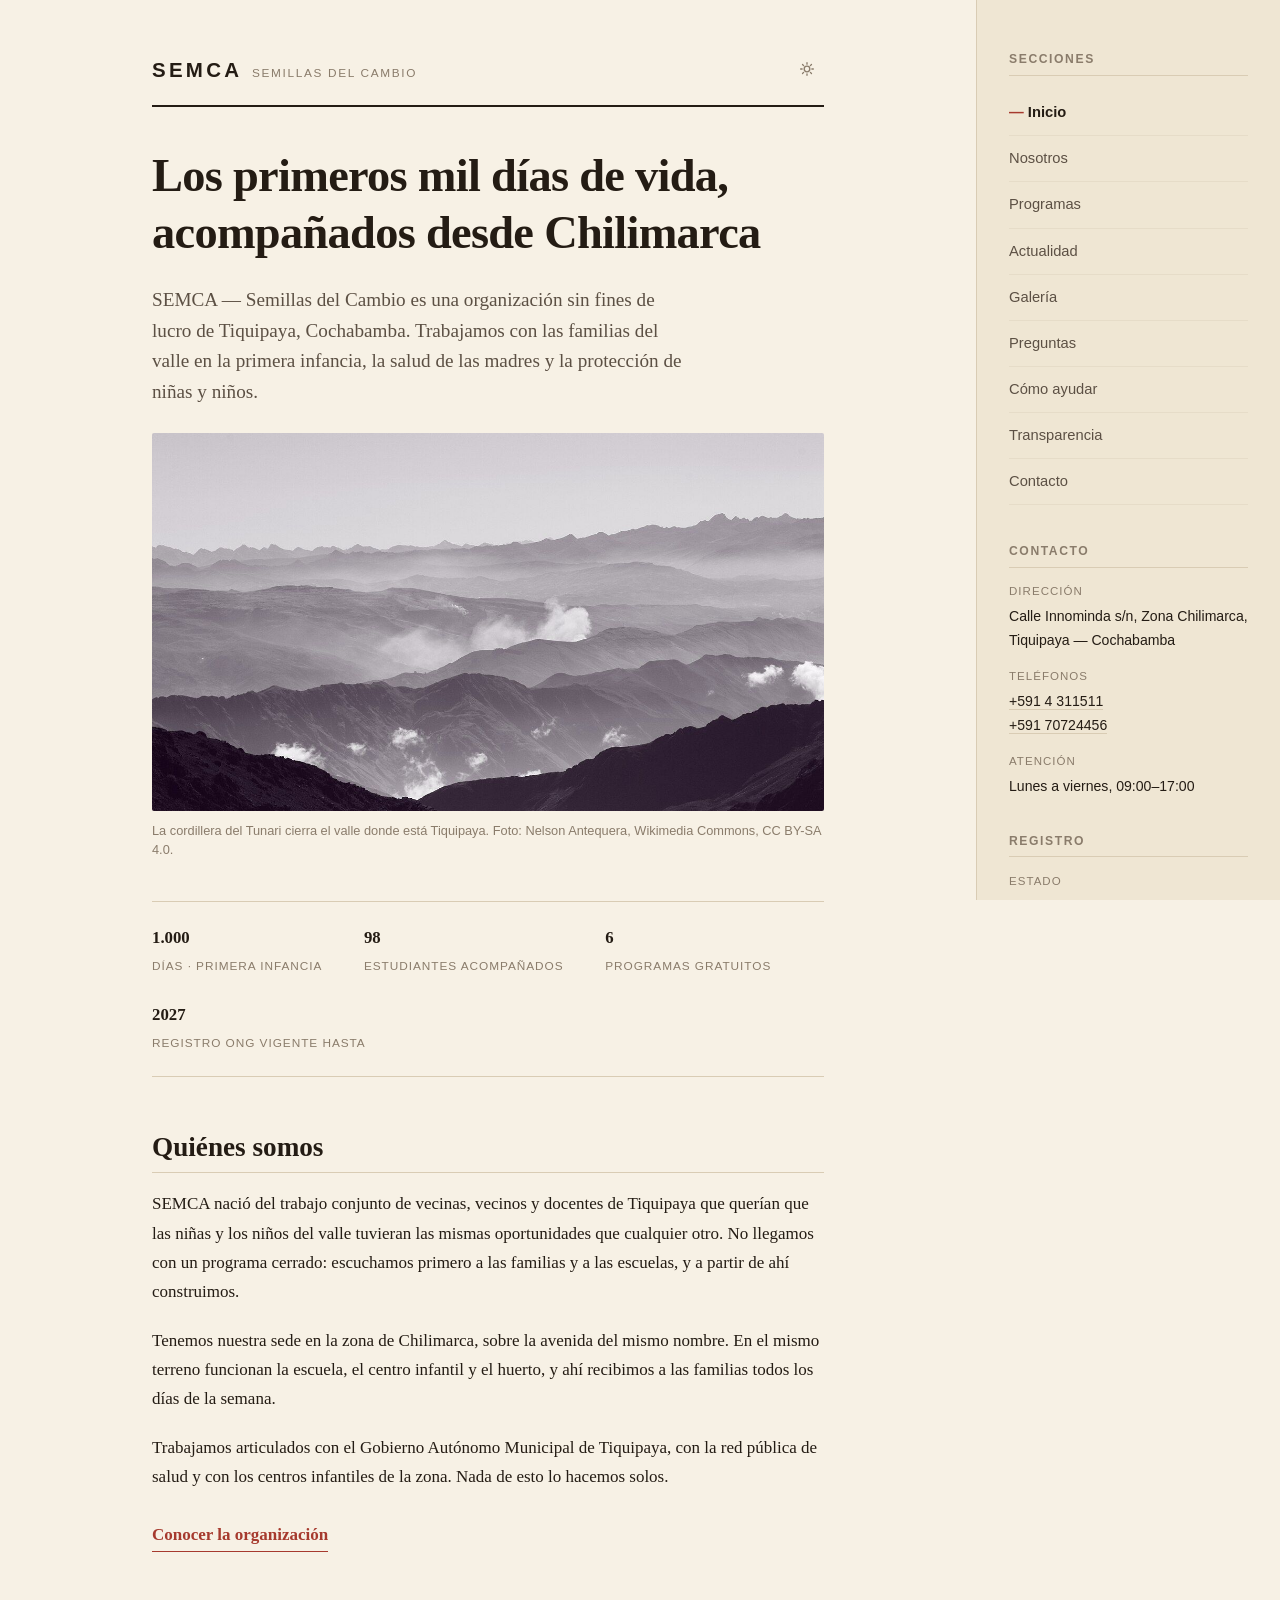
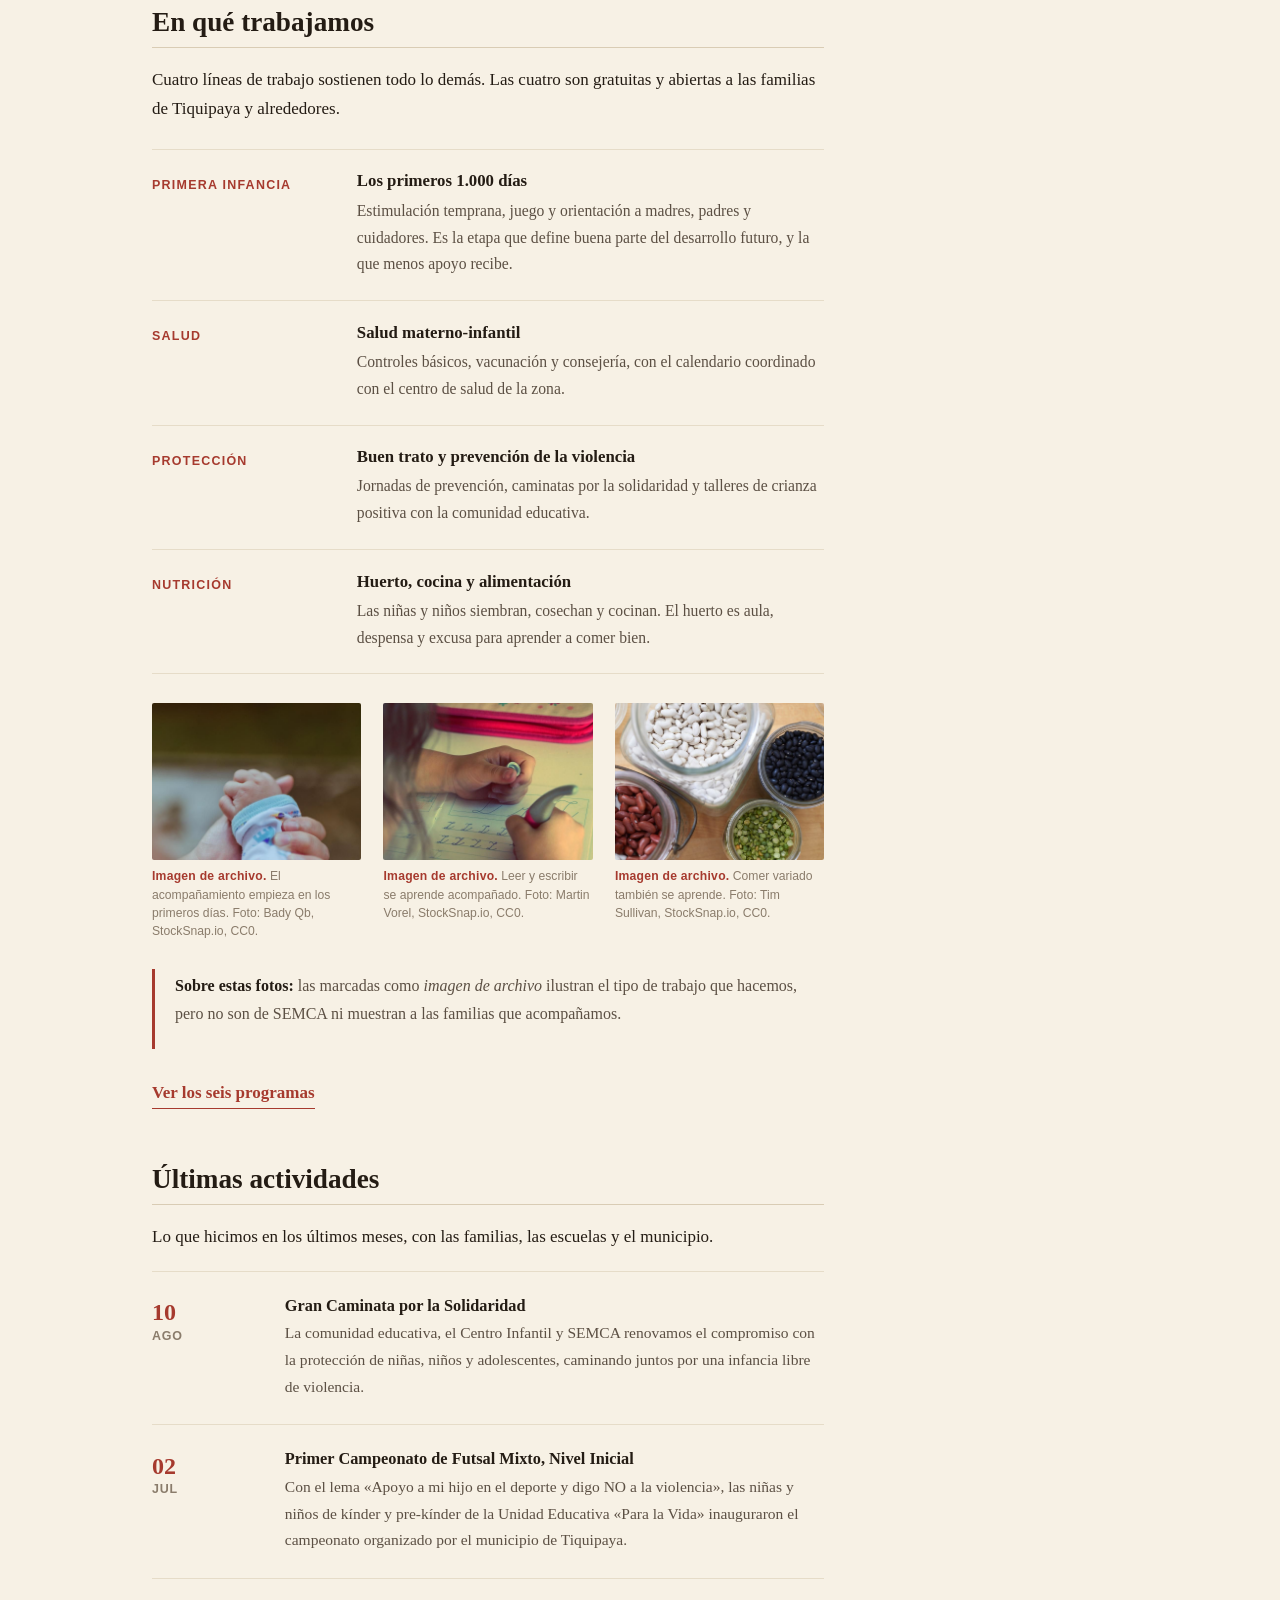
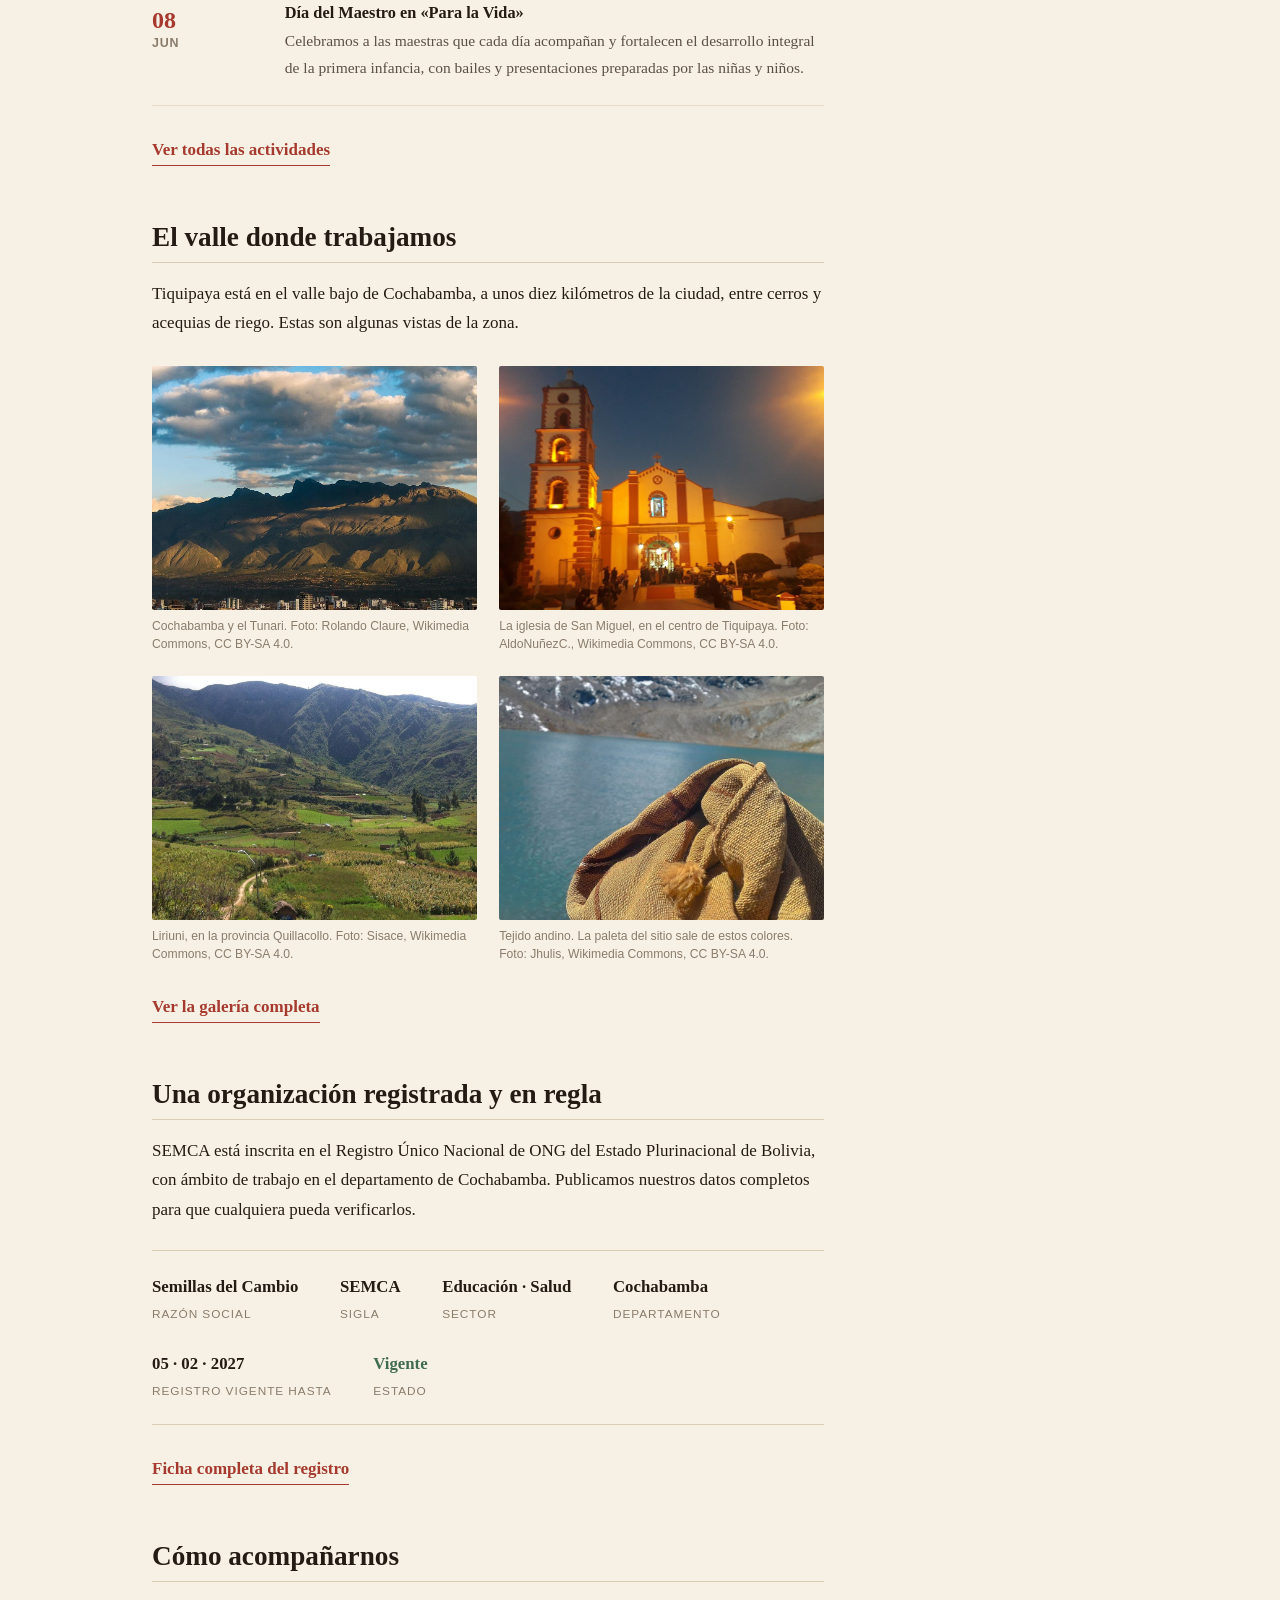
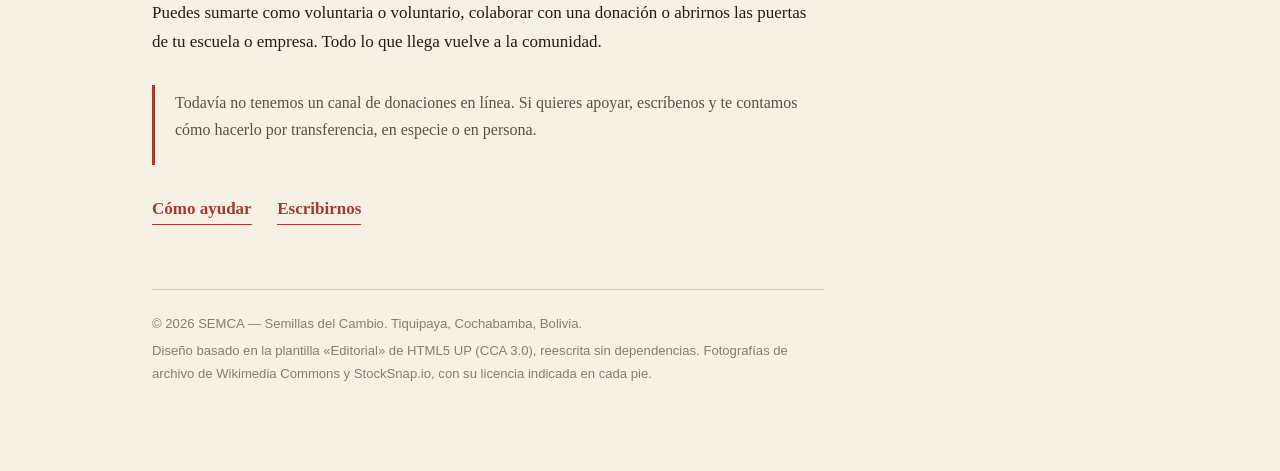
<file: index.html>
<!DOCTYPE html>
<html lang="es">
<head>
<meta charset="utf-8">
<meta name="viewport" content="width=device-width,initial-scale=1">
<title>SEMCA — Semillas del Cambio · Tiquipaya, Cochabamba</title>
<meta name="description" content="SEMCA — Semillas del Cambio acompaña los primeros mil días de vida, la salud materno-infantil y la protección de la niñez en Tiquipaya, Cochabamba (Bolivia).">
<meta name="theme-color" content="#A63A2E">
<meta property="og:type" content="website">
<meta property="og:site_name" content="SEMCA — Semillas del Cambio">
<meta property="og:title" content="SEMCA — Semillas del Cambio · Tiquipaya, Cochabamba">
<meta property="og:description" content="SEMCA — Semillas del Cambio acompaña los primeros mil días de vida, la salud materno-infantil y la protección de la niñez en Tiquipaya, Cochabamba (Bolivia).">
<meta property="og:locale" content="es_BO">
<meta name="twitter:card" content="summary">
<link rel="icon" href="data:image/svg+xml,%3Csvg xmlns='http://www.w3.org/2000/svg' viewBox='0 0 48 48'%3E%3Crect width='48' height='48' rx='9' fill='%23A63A2E'/%3E%3Cpath d='M24 12c5 4 7 8 7 12a7 7 0 0 1-14 0c0-4 2-8 7-12z' fill='%23F7F1E5'/%3E%3Cpath d='M24 20v14' stroke='%23C98F22' stroke-width='2'/%3E%3C/svg%3E">
<link rel="manifest" href="manifest.webmanifest">
<link rel="apple-touch-icon" href="icono.svg">
<link rel="stylesheet" href="css/style.css">
<script>(function(){try{var t=localStorage.getItem("semca-theme");if(t!=="dark"&&t!=="light"){t=window.matchMedia&&window.matchMedia("(prefers-color-scheme: dark)").matches?"dark":"light";}document.documentElement.setAttribute("data-theme",t);}catch(e){}})();</script>
<script type="application/ld+json">
{
  "@context": "https://schema.org",
  "@type": "NGO",
  "name": "SEMCA — Semillas del Cambio",
  "alternateName": "SEMCA",
  "description": "Organización sin fines de lucro de Tiquipaya, Cochabamba (Bolivia), dedicada a la primera infancia, la salud materno-infantil y la protección de la niñez.",
  "address": {
    "@type": "PostalAddress",
    "streetAddress": "Calle Innominda s/n, Zona Chilimarca, entre Av. Chilimarca y Calle Innominda",
    "addressLocality": "Tiquipaya",
    "addressRegion": "Cochabamba",
    "addressCountry": "BO"
  },
  "telephone": ["+591-4-311511", "+591-70724456"],
  "areaServed": "Tiquipaya, Cochabamba, Bolivia"
}
</script>
</head>
<body>

<a class="skip" href="#contenido">Saltar al contenido</a>

<div class="wrapper">
  <div class="main">
    <div class="inner">

      <header class="site-head">
        <a class="brand" href="index.html">
          <b>SEMCA</b>
          <span>Semillas del Cambio</span>
        </a>
        <div class="controls">
          <button class="theme-toggle" type="button" aria-label="Cambiar tema" aria-pressed="false">
            <svg class="ic-sol" viewBox="0 0 24 24" fill="none" stroke="currentColor" stroke-width="2" stroke-linecap="round" aria-hidden="true"><circle cx="12" cy="12" r="4.2"/><path d="M12 2.5v2.2M12 19.3v2.2M2.5 12h2.2M19.3 12h2.2M5.3 5.3l1.6 1.6M17.1 17.1l1.6 1.6M18.7 5.3l-1.6 1.6M6.9 17.1l-1.6 1.6"/></svg>
            <svg class="ic-luna" viewBox="0 0 24 24" fill="none" stroke="currentColor" stroke-width="2" stroke-linecap="round" stroke-linejoin="round" aria-hidden="true"><path d="M20 14.5A8.5 8.5 0 0 1 9.5 4a8.5 8.5 0 1 0 10.5 10.5z"/></svg>
          </button>
        </div>
      </header>

      <main id="contenido">

        <section>
          <h1>Los primeros mil días de vida, acompañados desde Chilimarca</h1>
          <p class="entradilla">SEMCA — Semillas del Cambio es una organización sin fines de lucro de Tiquipaya, Cochabamba. Trabajamos con las familias del valle en la primera infancia, la salud de las madres y la protección de niñas y niños.</p>

          <figure class="destacada">
            <img src="img/tunari.jpg" width="1280" height="852" decoding="async"
                 alt="La cordillera del Tunari al fondo del valle de Cochabamba, con nubes bajas sobre los cerros">
            <figcaption>La cordillera del Tunari cierra el valle donde está Tiquipaya. Foto: Nelson Antequera, <a href="https://commons.wikimedia.org/wiki/File:Cordillera_del_Tunari_Cochabamba.jpg" rel="noopener">Wikimedia Commons</a>, CC BY-SA 4.0.</figcaption>
          </figure>

          <div class="ficha">
            <div><b>1.000</b><span>días · primera infancia</span></div>
            <div><b>98</b><span>estudiantes acompañados</span></div>
            <div><b>6</b><span>programas gratuitos</span></div>
            <div><b>2027</b><span>registro ONG vigente hasta</span></div>
          </div>
        </section>

        <section>
          <h2>Quiénes somos</h2>
          <p>SEMCA nació del trabajo conjunto de vecinas, vecinos y docentes de Tiquipaya que querían que las niñas y los niños del valle tuvieran las mismas oportunidades que cualquier otro. No llegamos con un programa cerrado: escuchamos primero a las familias y a las escuelas, y a partir de ahí construimos.</p>
          <p>Tenemos nuestra sede en la zona de Chilimarca, sobre la avenida del mismo nombre. En el mismo terreno funcionan la escuela, el centro infantil y el huerto, y ahí recibimos a las familias todos los días de la semana.</p>
          <p>Trabajamos articulados con el Gobierno Autónomo Municipal de Tiquipaya, con la red pública de salud y con los centros infantiles de la zona. Nada de esto lo hacemos solos.</p>
          <p class="acciones"><a class="enlace" href="nosotros.html">Conocer la organización</a></p>
        </section>

        <section>
          <h2>En qué trabajamos</h2>
          <p>Cuatro líneas de trabajo sostienen todo lo demás. Las cuatro son gratuitas y abiertas a las familias de Tiquipaya y alrededores.</p>

          <ul class="lista-editorial">
            <li>
              <span class="etiqueta">Primera infancia</span>
              <div>
                <h3>Los primeros 1.000 días</h3>
                <p>Estimulación temprana, juego y orientación a madres, padres y cuidadores. Es la etapa que define buena parte del desarrollo futuro, y la que menos apoyo recibe.</p>
              </div>
            </li>
            <li>
              <span class="etiqueta">Salud</span>
              <div>
                <h3>Salud materno-infantil</h3>
                <p>Controles básicos, vacunación y consejería, con el calendario coordinado con el centro de salud de la zona.</p>
              </div>
            </li>
            <li>
              <span class="etiqueta">Protección</span>
              <div>
                <h3>Buen trato y prevención de la violencia</h3>
                <p>Jornadas de prevención, caminatas por la solidaridad y talleres de crianza positiva con la comunidad educativa.</p>
              </div>
            </li>
            <li>
              <span class="etiqueta">Nutrición</span>
              <div>
                <h3>Huerto, cocina y alimentación</h3>
                <p>Las niñas y niños siembran, cosechan y cocinan. El huerto es aula, despensa y excusa para aprender a comer bien.</p>
              </div>
            </li>
          </ul>

          <div class="trabajo">
            <figure>
              <img src="img/primera-infancia.jpg" width="960" height="636" loading="lazy" decoding="async"
                   alt="Manos de una persona adulta sosteniendo la mano de un bebé">
              <figcaption><span class="archivo">Imagen de archivo.</span> El acompañamiento empieza en los primeros días. Foto: Bady Qb, <a href="https://stocksnap.io/photo/baby-hands-AUXJX50V26" rel="noopener">StockSnap.io</a>, CC0.</figcaption>
            </figure>
            <figure>
              <img src="img/aprendizaje.jpg" width="960" height="640" loading="lazy" decoding="async"
                   alt="Mano de una niña o niño escribiendo en un cuaderno con un lápiz de color">
              <figcaption><span class="archivo">Imagen de archivo.</span> Leer y escribir se aprende acompañado. Foto: Martin Vorel, <a href="https://stocksnap.io/photo/child-kid-X6077HDEQH" rel="noopener">StockSnap.io</a>, CC0.</figcaption>
            </figure>
            <figure>
              <img src="img/alimentacion.jpg" width="960" height="641" loading="lazy" decoding="async"
                   alt="Cuencos de vidrio con legumbres y verduras frescas">
              <figcaption><span class="archivo">Imagen de archivo.</span> Comer variado también se aprende. Foto: Tim Sullivan, <a href="https://stocksnap.io/photo/cooking-ingredients-573HXXCQWB" rel="noopener">StockSnap.io</a>, CC0.</figcaption>
            </figure>
          </div>

          <div class="nota">
            <p><strong>Sobre estas fotos:</strong> las marcadas como <em>imagen de archivo</em> ilustran el tipo de trabajo que hacemos, pero no son de SEMCA ni muestran a las familias que acompañamos.</p>
          </div>

          <p class="acciones"><a class="enlace" href="programas.html">Ver los seis programas</a></p>
        </section>

        <section>
          <h2>Últimas actividades</h2>
          <p>Lo que hicimos en los últimos meses, con las familias, las escuelas y el municipio.</p>

          <article class="actividad">
            <div class="fecha"><b>10</b><span>Ago</span></div>
            <div>
              <h3>Gran Caminata por la Solidaridad</h3>
              <p>La comunidad educativa, el Centro Infantil y SEMCA renovamos el compromiso con la protección de niñas, niños y adolescentes, caminando juntos por una infancia libre de violencia.</p>
            </div>
          </article>

          <article class="actividad">
            <div class="fecha"><b>02</b><span>Jul</span></div>
            <div>
              <h3>Primer Campeonato de Futsal Mixto, Nivel Inicial</h3>
              <p>Con el lema «Apoyo a mi hijo en el deporte y digo NO a la violencia», las niñas y niños de kínder y pre-kínder de la Unidad Educativa «Para la Vida» inauguraron el campeonato organizado por el municipio de Tiquipaya.</p>
            </div>
          </article>

          <article class="actividad">
            <div class="fecha"><b>08</b><span>Jun</span></div>
            <div>
              <h3>Día del Maestro en «Para la Vida»</h3>
              <p>Celebramos a las maestras que cada día acompañan y fortalecen el desarrollo integral de la primera infancia, con bailes y presentaciones preparadas por las niñas y niños.</p>
            </div>
          </article>

          <p class="acciones"><a class="enlace" href="actualidad.html">Ver todas las actividades</a></p>
        </section>

        <section>
          <h2>El valle donde trabajamos</h2>
          <p>Tiquipaya está en el valle bajo de Cochabamba, a unos diez kilómetros de la ciudad, entre cerros y acequias de riego. Estas son algunas vistas de la zona.</p>
          <div class="galeria">
          <figure>
            <img src="img/cochabamba.jpg" width="1280" height="999" loading="lazy" decoding="async" alt="Vista de la ciudad de Cochabamba con el cerro Tunari al fondo">
            <figcaption>Cochabamba y el Tunari. Foto: Rolando Claure, <a href="https://commons.wikimedia.org/wiki/File:Panorama_urbano_con_el_Cerro_Tunari,_Cochabamba.jpg" rel="noopener">Wikimedia Commons</a>, CC BY-SA 4.0.</figcaption>
          </figure>
          <figure>
            <img src="img/tiquipaya.jpg" width="1280" height="720" loading="lazy" decoding="async" alt="Iglesia de San Miguel en Tiquipaya">
            <figcaption>La iglesia de San Miguel, en el centro de Tiquipaya. Foto: AldoNuñezC., <a href="https://commons.wikimedia.org/wiki/File:Iglesia_san_miguel_tiquipaya_64.jpg" rel="noopener">Wikimedia Commons</a>, CC BY-SA 4.0.</figcaption>
          </figure>
          <figure>
            <img src="img/liriuni.jpg" width="1100" height="822" loading="lazy" decoding="async" alt="Paisaje de Liriuni, en la provincia Quillacollo">
            <figcaption>Liriuni, en la provincia Quillacollo. Foto: Sisace, <a href="https://commons.wikimedia.org/wiki/File:Liriuni_Cochabamba_Bolivia.jpg" rel="noopener">Wikimedia Commons</a>, CC BY-SA 4.0.</figcaption>
          </figure>
          <figure>
            <img src="img/textil.jpg" width="900" height="1600" loading="lazy" decoding="async" alt="Tejido andino con franjas de colores">
            <figcaption>Tejido andino. La paleta del sitio sale de estos colores. Foto: Jhulis, <a href="https://commons.wikimedia.org/wiki/File:Tari_textil_Aymara.jpg" rel="noopener">Wikimedia Commons</a>, CC BY-SA 4.0.</figcaption>
          </figure>
          </div>
          <p class="acciones"><a class="enlace" href="galeria.html">Ver la galería completa</a></p>
        </section>

        <section>
          <h2>Una organización registrada y en regla</h2>
          <p>SEMCA está inscrita en el Registro Único Nacional de ONG del Estado Plurinacional de Bolivia, con ámbito de trabajo en el departamento de Cochabamba. Publicamos nuestros datos completos para que cualquiera pueda verificarlos.</p>
        <div class="ficha">
          <div><b>Semillas del Cambio</b><span>Razón social</span></div>
          <div><b>SEMCA</b><span>Sigla</span></div>
          <div><b>Educación · Salud</b><span>Sector</span></div>
          <div><b>Cochabamba</b><span>Departamento</span></div>
          <div><b>05 · 02 · 2027</b><span>Registro vigente hasta</span></div>
          <div><b class="vigente">Vigente</b><span>Estado</span></div>
        </div>
          <p class="acciones"><a class="enlace" href="transparencia.html">Ficha completa del registro</a></p>
        </section>

        <section>
          <h2>Cómo acompañarnos</h2>
          <p>Puedes sumarte como voluntaria o voluntario, colaborar con una donación o abrirnos las puertas de tu escuela o empresa. Todo lo que llega vuelve a la comunidad.</p>
          <div class="nota">
            <p>Todavía no tenemos un canal de donaciones en línea. Si quieres apoyar, escríbenos y te contamos cómo hacerlo por transferencia, en especie o en persona.</p>
          </div>
          <p class="acciones">
            <a class="enlace" href="ayudar.html">Cómo ayudar</a>
            <a class="enlace" href="contacto.html">Escribirnos</a>
          </p>
        </section>

      </main>

      <footer class="site-foot">
        <p>© <span data-anio>2026</span> SEMCA — Semillas del Cambio. Tiquipaya, Cochabamba, Bolivia.</p>
        <p>Diseño basado en la plantilla «Editorial» de HTML5 UP (CCA 3.0), reescrita sin dependencias.
        Fotografías de archivo de Wikimedia Commons y StockSnap.io, con su licencia indicada en cada pie.</p>
      </footer>

    </div>
  </div>

  <aside class="sidebar">
    <nav aria-label="Navegación principal">
      <h4>Secciones</h4>
      <ul>
        <li><a href="index.html">Inicio</a></li>
        <li><a href="nosotros.html">Nosotros</a></li>
        <li><a href="programas.html">Programas</a></li>
        <li><a href="actualidad.html">Actualidad</a></li>
        <li><a href="galeria.html">Galería</a></li>
        <li><a href="preguntas.html">Preguntas</a></li>
        <li><a href="ayudar.html">Cómo ayudar</a></li>
        <li><a href="transparencia.html">Transparencia</a></li>
        <li><a href="contacto.html">Contacto</a></li>
      </ul>
    </nav>

    <div class="bloque">
      <h4>Contacto</h4>
      <dl>
        <dt>Dirección</dt>
        <dd>Calle Innominda s/n, Zona Chilimarca, Tiquipaya — Cochabamba</dd>
        <dt>Teléfonos</dt>
        <dd><a href="tel:+5914311511">+591 4 311511</a><br><a href="tel:+59170724456">+591 70724456</a></dd>
        <dt>Atención</dt>
        <dd>Lunes a viernes, 09:00–17:00</dd>
      </dl>
    </div>

    <div class="bloque">
      <h4>Registro</h4>
      <dl>
        <dt>Estado</dt>
        <dd>ONG vigente hasta el 5 de febrero de 2027</dd>
        <dt>Escuela</dt>
        <dd>Unidad Educativa «Para la Vida» — RUE 60900057</dd>
      </dl>
    </div>
  </aside>

</div>

<script src="js/main.js"></script>
</body>
</html>
</file>
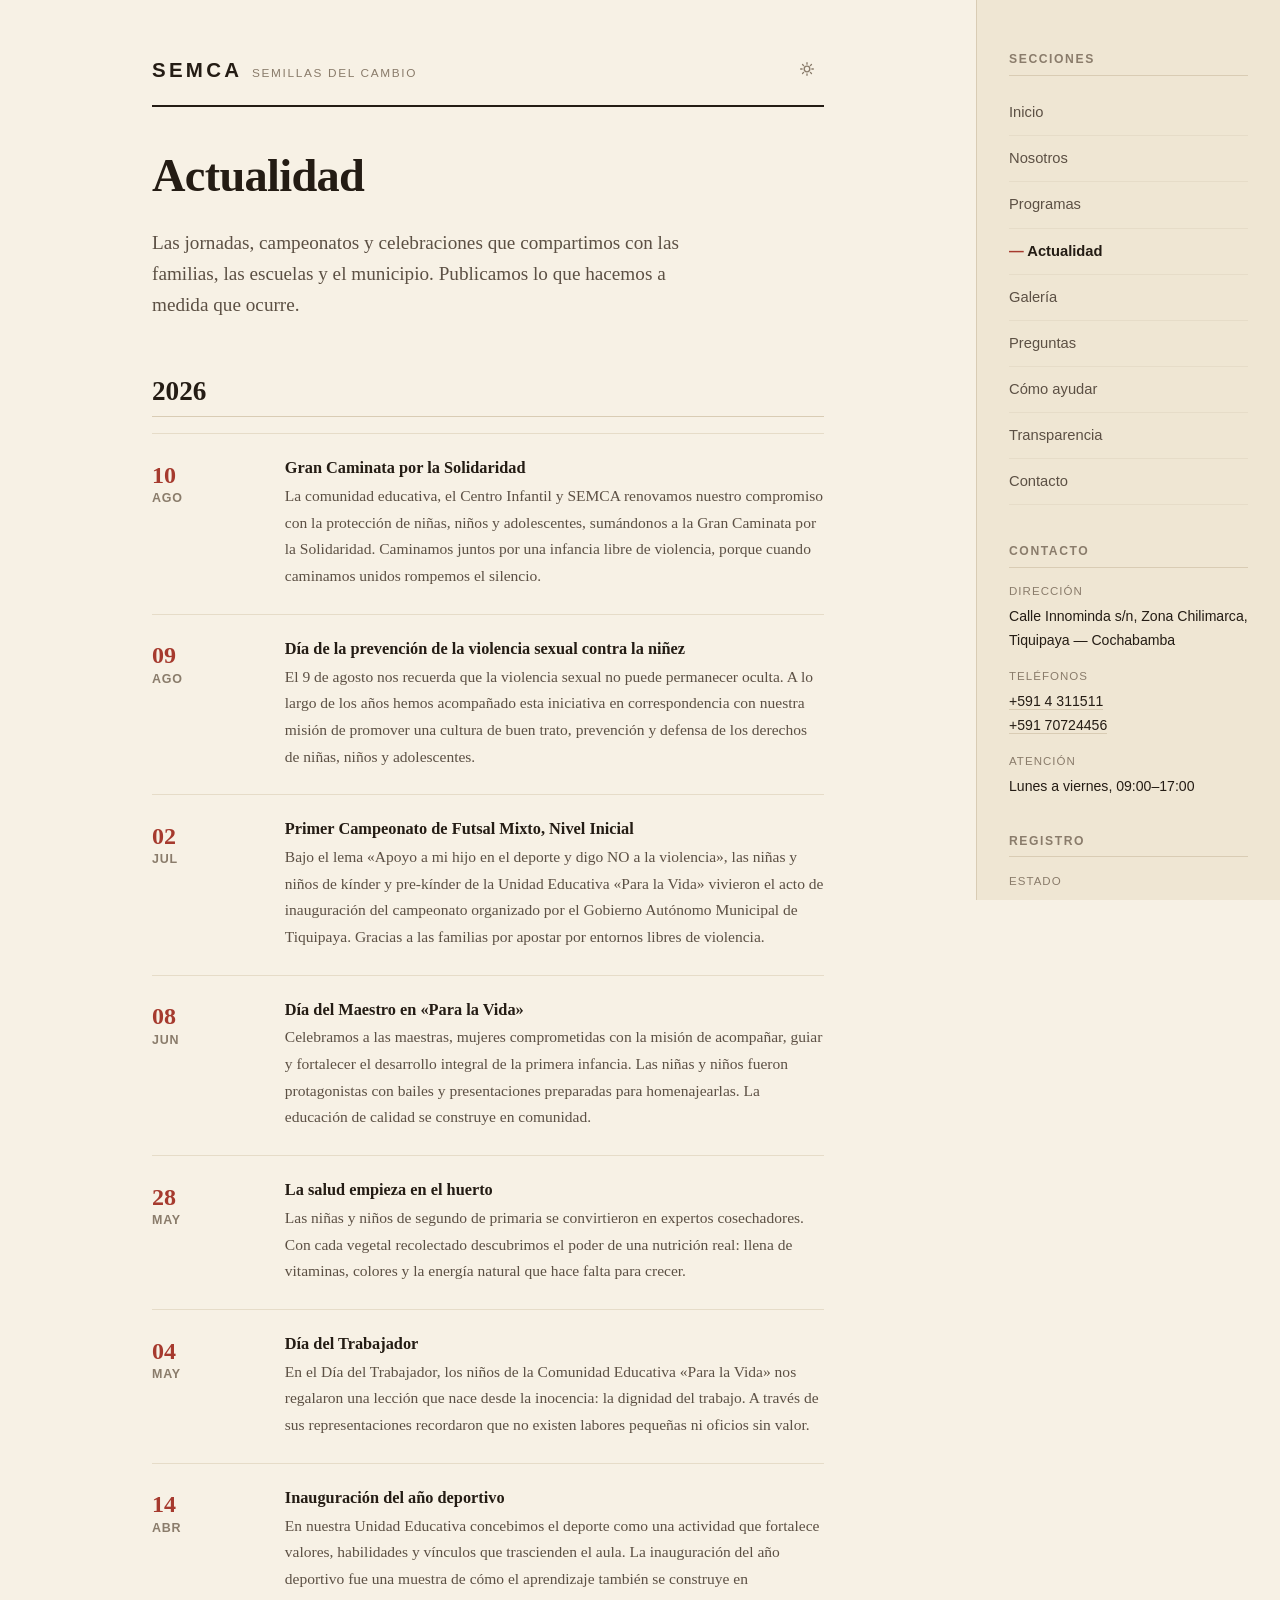
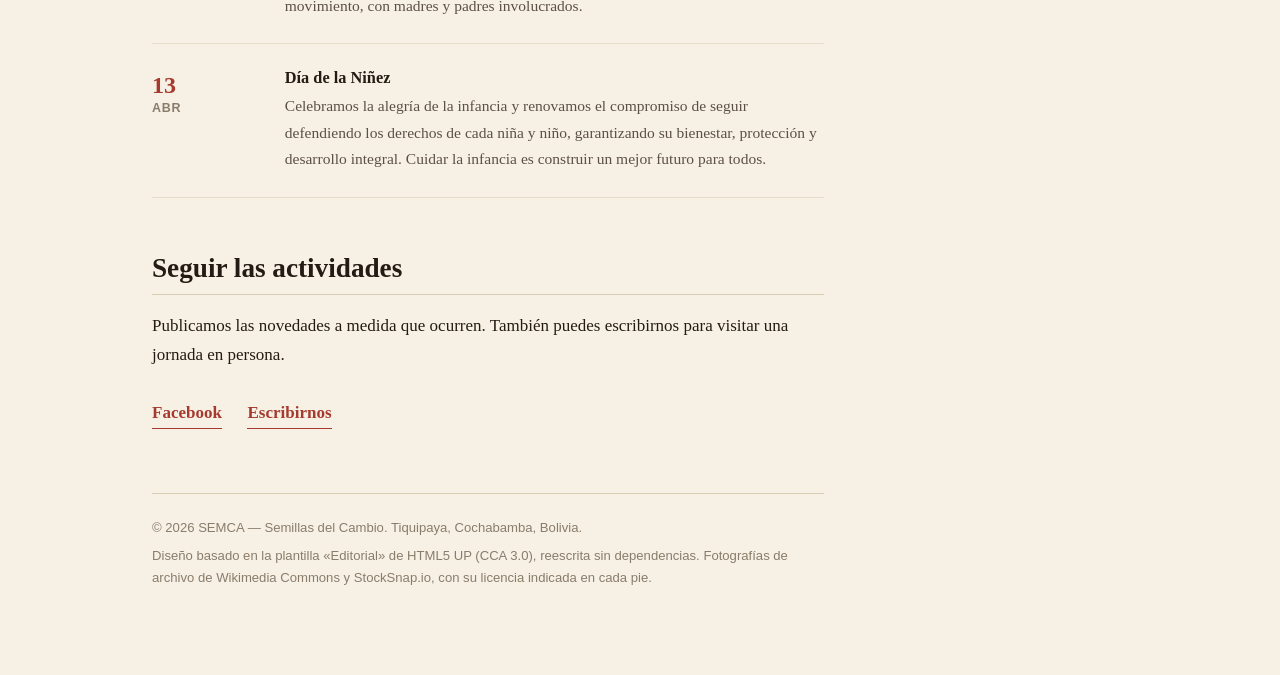
<file: actualidad.html>
<!DOCTYPE html>
<html lang="es">
<head>
<meta charset="utf-8">
<meta name="viewport" content="width=device-width,initial-scale=1">
<title>Actualidad — SEMCA · Semillas del Cambio</title>
<meta name="description" content="Jornadas, campeonatos y celebraciones de SEMCA — Semillas del Cambio en Tiquipaya, Cochabamba (Bolivia).">
<meta name="theme-color" content="#A63A2E">
<meta property="og:type" content="website">
<meta property="og:site_name" content="SEMCA — Semillas del Cambio">
<meta property="og:title" content="Actualidad — SEMCA · Semillas del Cambio">
<meta property="og:description" content="Jornadas, campeonatos y celebraciones de SEMCA — Semillas del Cambio en Tiquipaya, Cochabamba (Bolivia).">
<meta property="og:locale" content="es_BO">
<meta name="twitter:card" content="summary">
<link rel="icon" href="data:image/svg+xml,%3Csvg xmlns='http://www.w3.org/2000/svg' viewBox='0 0 48 48'%3E%3Crect width='48' height='48' rx='9' fill='%23A63A2E'/%3E%3Cpath d='M24 12c5 4 7 8 7 12a7 7 0 0 1-14 0c0-4 2-8 7-12z' fill='%23F7F1E5'/%3E%3Cpath d='M24 20v14' stroke='%23C98F22' stroke-width='2'/%3E%3C/svg%3E">
<link rel="manifest" href="manifest.webmanifest">
<link rel="apple-touch-icon" href="icono.svg">
<link rel="stylesheet" href="css/style.css">
<script>(function(){try{var t=localStorage.getItem("semca-theme");if(t!=="dark"&&t!=="light"){t=window.matchMedia&&window.matchMedia("(prefers-color-scheme: dark)").matches?"dark":"light";}document.documentElement.setAttribute("data-theme",t);}catch(e){}})();</script>
</head>
<body>

<a class="skip" href="#contenido">Saltar al contenido</a>

<div class="wrapper">
  <div class="main">
    <div class="inner">

      <header class="site-head">
        <a class="brand" href="index.html">
          <b>SEMCA</b>
          <span>Semillas del Cambio</span>
        </a>
        <div class="controls">
          <button class="theme-toggle" type="button" aria-label="Cambiar tema" aria-pressed="false">
            <svg class="ic-sol" viewBox="0 0 24 24" fill="none" stroke="currentColor" stroke-width="2" stroke-linecap="round" aria-hidden="true"><circle cx="12" cy="12" r="4.2"/><path d="M12 2.5v2.2M12 19.3v2.2M2.5 12h2.2M19.3 12h2.2M5.3 5.3l1.6 1.6M17.1 17.1l1.6 1.6M18.7 5.3l-1.6 1.6M6.9 17.1l-1.6 1.6"/></svg>
            <svg class="ic-luna" viewBox="0 0 24 24" fill="none" stroke="currentColor" stroke-width="2" stroke-linecap="round" stroke-linejoin="round" aria-hidden="true"><path d="M20 14.5A8.5 8.5 0 0 1 9.5 4a8.5 8.5 0 1 0 10.5 10.5z"/></svg>
          </button>
        </div>
      </header>

      <main id="contenido">

        <section>
          <h1>Actualidad</h1>
          <p class="entradilla">Las jornadas, campeonatos y celebraciones que compartimos con las familias, las escuelas y el municipio. Publicamos lo que hacemos a medida que ocurre.</p>
        </section>

        <section>
          <h2>2026</h2>

          <article class="actividad">
            <div class="fecha"><b>10</b><span>Ago</span></div>
            <div>
              <h3>Gran Caminata por la Solidaridad</h3>
              <p>La comunidad educativa, el Centro Infantil y SEMCA renovamos nuestro compromiso con la protección de niñas, niños y adolescentes, sumándonos a la Gran Caminata por la Solidaridad. Caminamos juntos por una infancia libre de violencia, porque cuando caminamos unidos rompemos el silencio.</p>
            </div>
          </article>

          <article class="actividad">
            <div class="fecha"><b>09</b><span>Ago</span></div>
            <div>
              <h3>Día de la prevención de la violencia sexual contra la niñez</h3>
              <p>El 9 de agosto nos recuerda que la violencia sexual no puede permanecer oculta. A lo largo de los años hemos acompañado esta iniciativa en correspondencia con nuestra misión de promover una cultura de buen trato, prevención y defensa de los derechos de niñas, niños y adolescentes.</p>
            </div>
          </article>

          <article class="actividad">
            <div class="fecha"><b>02</b><span>Jul</span></div>
            <div>
              <h3>Primer Campeonato de Futsal Mixto, Nivel Inicial</h3>
              <p>Bajo el lema «Apoyo a mi hijo en el deporte y digo NO a la violencia», las niñas y niños de kínder y pre-kínder de la Unidad Educativa «Para la Vida» vivieron el acto de inauguración del campeonato organizado por el Gobierno Autónomo Municipal de Tiquipaya. Gracias a las familias por apostar por entornos libres de violencia.</p>
            </div>
          </article>

          <article class="actividad">
            <div class="fecha"><b>08</b><span>Jun</span></div>
            <div>
              <h3>Día del Maestro en «Para la Vida»</h3>
              <p>Celebramos a las maestras, mujeres comprometidas con la misión de acompañar, guiar y fortalecer el desarrollo integral de la primera infancia. Las niñas y niños fueron protagonistas con bailes y presentaciones preparadas para homenajearlas. La educación de calidad se construye en comunidad.</p>
            </div>
          </article>

          <article class="actividad">
            <div class="fecha"><b>28</b><span>May</span></div>
            <div>
              <h3>La salud empieza en el huerto</h3>
              <p>Las niñas y niños de segundo de primaria se convirtieron en expertos cosechadores. Con cada vegetal recolectado descubrimos el poder de una nutrición real: llena de vitaminas, colores y la energía natural que hace falta para crecer.</p>
            </div>
          </article>

          <article class="actividad">
            <div class="fecha"><b>04</b><span>May</span></div>
            <div>
              <h3>Día del Trabajador</h3>
              <p>En el Día del Trabajador, los niños de la Comunidad Educativa «Para la Vida» nos regalaron una lección que nace desde la inocencia: la dignidad del trabajo. A través de sus representaciones recordaron que no existen labores pequeñas ni oficios sin valor.</p>
            </div>
          </article>

          <article class="actividad">
            <div class="fecha"><b>14</b><span>Abr</span></div>
            <div>
              <h3>Inauguración del año deportivo</h3>
              <p>En nuestra Unidad Educativa concebimos el deporte como una actividad que fortalece valores, habilidades y vínculos que trascienden el aula. La inauguración del año deportivo fue una muestra de cómo el aprendizaje también se construye en movimiento, con madres y padres involucrados.</p>
            </div>
          </article>

          <article class="actividad">
            <div class="fecha"><b>13</b><span>Abr</span></div>
            <div>
              <h3>Día de la Niñez</h3>
              <p>Celebramos la alegría de la infancia y renovamos el compromiso de seguir defendiendo los derechos de cada niña y niño, garantizando su bienestar, protección y desarrollo integral. Cuidar la infancia es construir un mejor futuro para todos.</p>
            </div>
          </article>
        </section>

        <section>
          <h2>Seguir las actividades</h2>
          <p>Publicamos las novedades a medida que ocurren. También puedes escribirnos para visitar una jornada en persona.</p>
          <p class="acciones">
            <a class="enlace" href="https://www.facebook.com/102844861521761/" rel="noopener">Facebook</a>
            <a class="enlace" href="contacto.html">Escribirnos</a>
          </p>
        </section>

      </main>

      <footer class="site-foot">
        <p>© <span data-anio>2026</span> SEMCA — Semillas del Cambio. Tiquipaya, Cochabamba, Bolivia.</p>
        <p>Diseño basado en la plantilla «Editorial» de HTML5 UP (CCA 3.0), reescrita sin dependencias.
        Fotografías de archivo de Wikimedia Commons y StockSnap.io, con su licencia indicada en cada pie.</p>
      </footer>

    </div>
  </div>

  <aside class="sidebar">
    <nav aria-label="Navegación principal">
      <h4>Secciones</h4>
      <ul>
        <li><a href="index.html">Inicio</a></li>
        <li><a href="nosotros.html">Nosotros</a></li>
        <li><a href="programas.html">Programas</a></li>
        <li><a href="actualidad.html">Actualidad</a></li>
        <li><a href="galeria.html">Galería</a></li>
        <li><a href="preguntas.html">Preguntas</a></li>
        <li><a href="ayudar.html">Cómo ayudar</a></li>
        <li><a href="transparencia.html">Transparencia</a></li>
        <li><a href="contacto.html">Contacto</a></li>
      </ul>
    </nav>

    <div class="bloque">
      <h4>Contacto</h4>
      <dl>
        <dt>Dirección</dt>
        <dd>Calle Innominda s/n, Zona Chilimarca, Tiquipaya — Cochabamba</dd>
        <dt>Teléfonos</dt>
        <dd><a href="tel:+5914311511">+591 4 311511</a><br><a href="tel:+59170724456">+591 70724456</a></dd>
        <dt>Atención</dt>
        <dd>Lunes a viernes, 09:00–17:00</dd>
      </dl>
    </div>

    <div class="bloque">
      <h4>Registro</h4>
      <dl>
        <dt>Estado</dt>
        <dd>ONG vigente hasta el 5 de febrero de 2027</dd>
        <dt>Escuela</dt>
        <dd>Unidad Educativa «Para la Vida» — RUE 60900057</dd>
      </dl>
    </div>
  </aside>

</div>

<script src="js/main.js"></script>
</body>
</html>
</file>
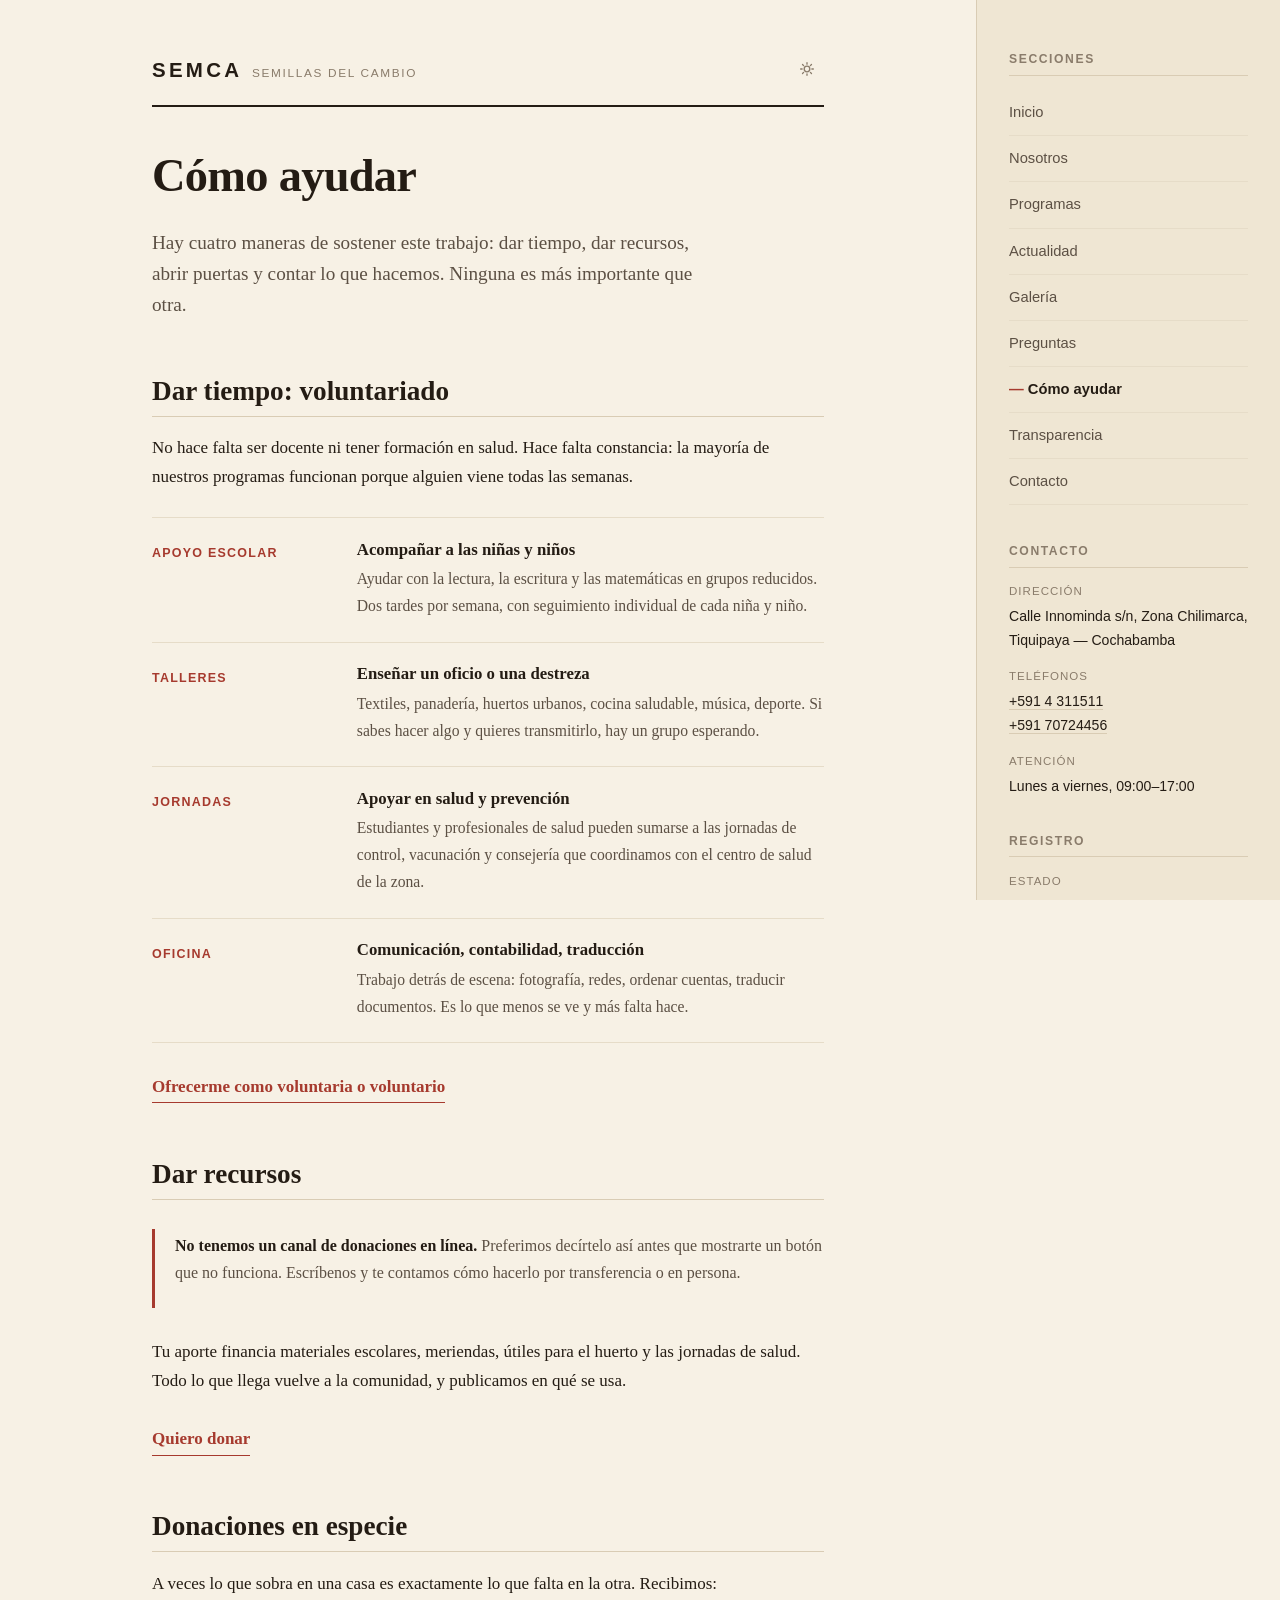
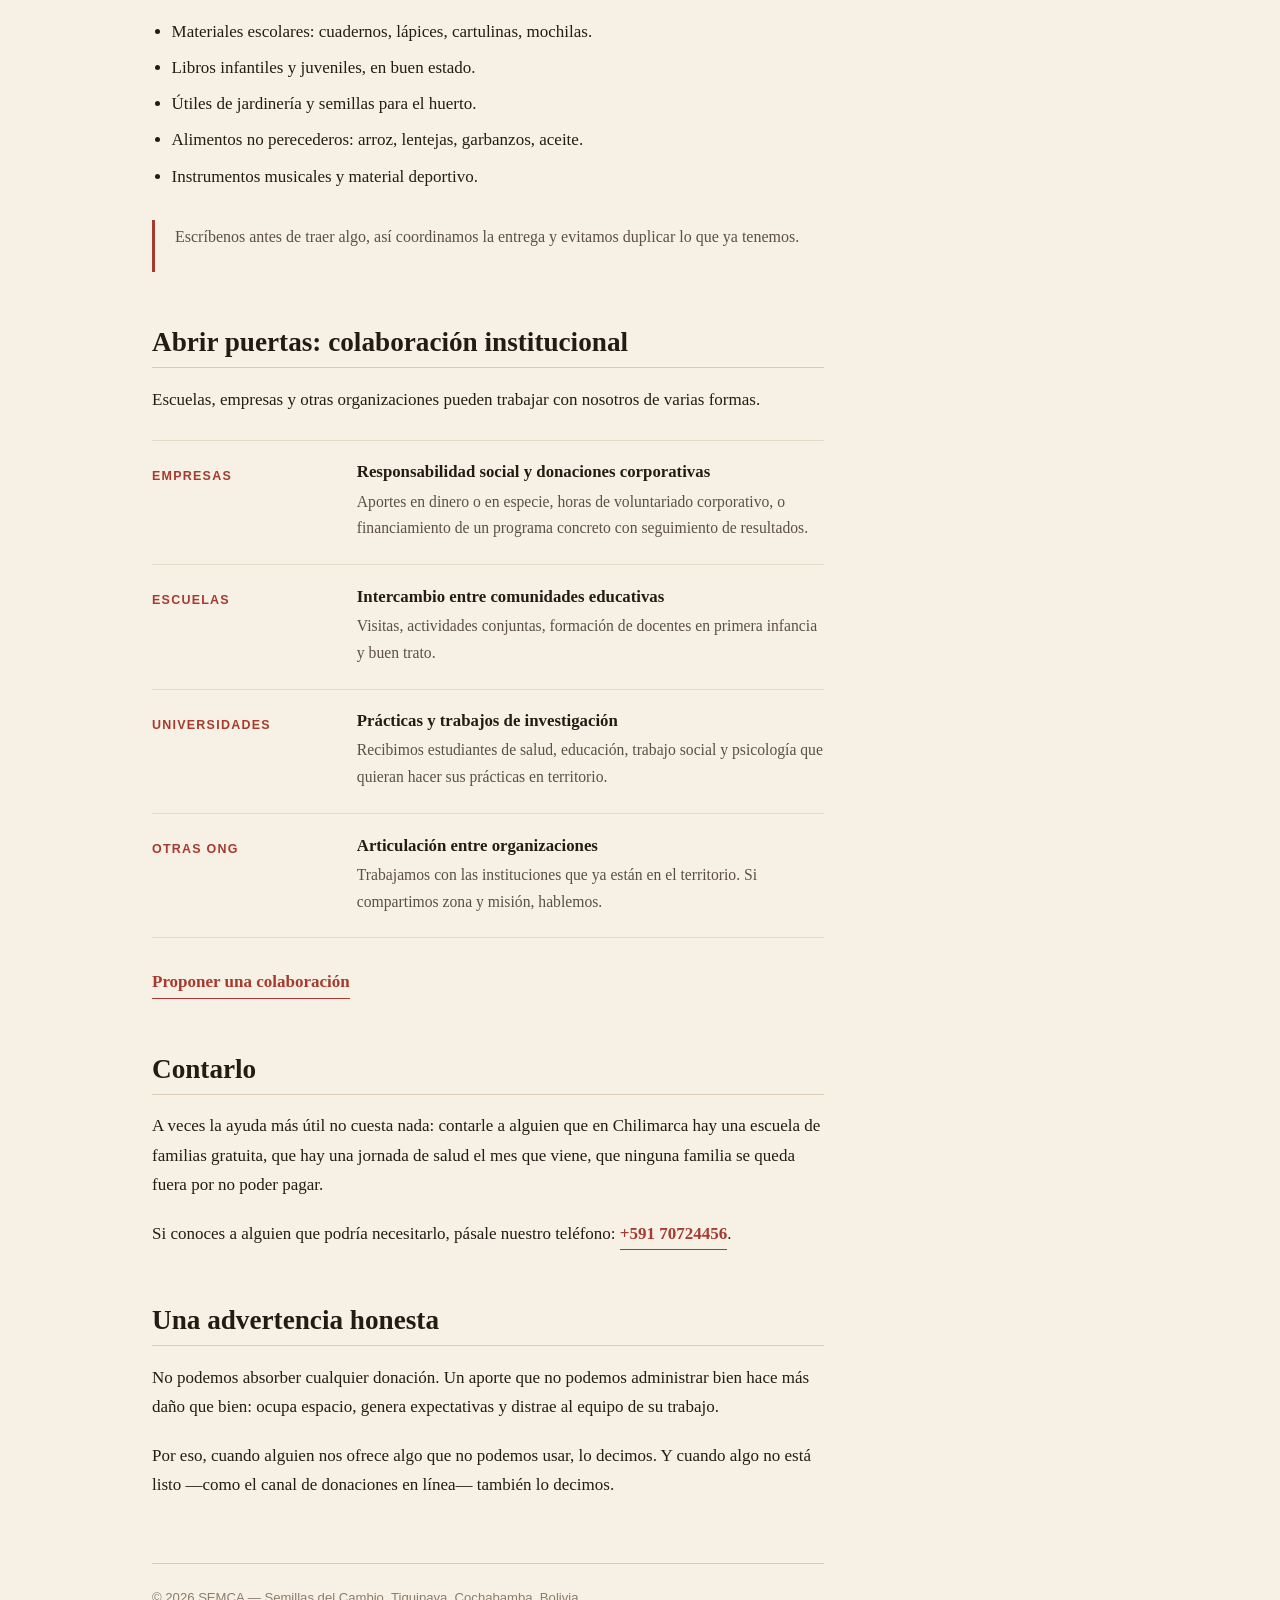
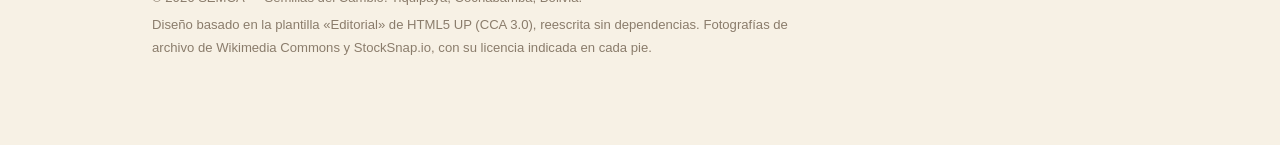
<file: ayudar.html>
<!DOCTYPE html>
<html lang="es">
<head>
<meta charset="utf-8">
<meta name="viewport" content="width=device-width,initial-scale=1">
<title>Cómo ayudar — SEMCA · Semillas del Cambio</title>
<meta name="description" content="Voluntariado, donaciones, donaciones en especie y colaboración institucional con SEMCA — Semillas del Cambio, Tiquipaya, Cochabamba (Bolivia).">
<meta name="theme-color" content="#A63A2E">
<meta property="og:type" content="website">
<meta property="og:site_name" content="SEMCA — Semillas del Cambio">
<meta property="og:title" content="Cómo ayudar — SEMCA · Semillas del Cambio">
<meta property="og:description" content="Voluntariado, donaciones, donaciones en especie y colaboración institucional con SEMCA — Semillas del Cambio, Tiquipaya, Cochabamba (Bolivia).">
<meta property="og:locale" content="es_BO">
<meta name="twitter:card" content="summary">
<link rel="icon" href="data:image/svg+xml,%3Csvg xmlns='http://www.w3.org/2000/svg' viewBox='0 0 48 48'%3E%3Crect width='48' height='48' rx='9' fill='%23A63A2E'/%3E%3Cpath d='M24 12c5 4 7 8 7 12a7 7 0 0 1-14 0c0-4 2-8 7-12z' fill='%23F7F1E5'/%3E%3Cpath d='M24 20v14' stroke='%23C98F22' stroke-width='2'/%3E%3C/svg%3E">
<link rel="manifest" href="manifest.webmanifest">
<link rel="apple-touch-icon" href="icono.svg">
<link rel="stylesheet" href="css/style.css">
<script>(function(){try{var t=localStorage.getItem("semca-theme");if(t!=="dark"&&t!=="light"){t=window.matchMedia&&window.matchMedia("(prefers-color-scheme: dark)").matches?"dark":"light";}document.documentElement.setAttribute("data-theme",t);}catch(e){}})();</script>
</head>
<body>

<a class="skip" href="#contenido">Saltar al contenido</a>

<div class="wrapper">
  <div class="main">
    <div class="inner">

      <header class="site-head">
        <a class="brand" href="index.html">
          <b>SEMCA</b>
          <span>Semillas del Cambio</span>
        </a>
        <div class="controls">
          <button class="theme-toggle" type="button" aria-label="Cambiar tema" aria-pressed="false">
            <svg class="ic-sol" viewBox="0 0 24 24" fill="none" stroke="currentColor" stroke-width="2" stroke-linecap="round" aria-hidden="true"><circle cx="12" cy="12" r="4.2"/><path d="M12 2.5v2.2M12 19.3v2.2M2.5 12h2.2M19.3 12h2.2M5.3 5.3l1.6 1.6M17.1 17.1l1.6 1.6M18.7 5.3l-1.6 1.6M6.9 17.1l-1.6 1.6"/></svg>
            <svg class="ic-luna" viewBox="0 0 24 24" fill="none" stroke="currentColor" stroke-width="2" stroke-linecap="round" stroke-linejoin="round" aria-hidden="true"><path d="M20 14.5A8.5 8.5 0 0 1 9.5 4a8.5 8.5 0 1 0 10.5 10.5z"/></svg>
          </button>
        </div>
      </header>

      <main id="contenido">

        <section>
          <h1>Cómo ayudar</h1>
          <p class="entradilla">Hay cuatro maneras de sostener este trabajo: dar tiempo, dar recursos, abrir puertas y contar lo que hacemos. Ninguna es más importante que otra.</p>
        </section>

        <section>
          <h2>Dar tiempo: voluntariado</h2>
          <p>No hace falta ser docente ni tener formación en salud. Hace falta constancia: la mayoría de nuestros programas funcionan porque alguien viene todas las semanas.</p>
          <ul class="lista-editorial">
            <li>
              <span class="etiqueta">Apoyo escolar</span>
              <div>
                <h3>Acompañar a las niñas y niños</h3>
                <p>Ayudar con la lectura, la escritura y las matemáticas en grupos reducidos. Dos tardes por semana, con seguimiento individual de cada niña y niño.</p>
              </div>
            </li>
            <li>
              <span class="etiqueta">Talleres</span>
              <div>
                <h3>Enseñar un oficio o una destreza</h3>
                <p>Textiles, panadería, huertos urbanos, cocina saludable, música, deporte. Si sabes hacer algo y quieres transmitirlo, hay un grupo esperando.</p>
              </div>
            </li>
            <li>
              <span class="etiqueta">Jornadas</span>
              <div>
                <h3>Apoyar en salud y prevención</h3>
                <p>Estudiantes y profesionales de salud pueden sumarse a las jornadas de control, vacunación y consejería que coordinamos con el centro de salud de la zona.</p>
              </div>
            </li>
            <li>
              <span class="etiqueta">Oficina</span>
              <div>
                <h3>Comunicación, contabilidad, traducción</h3>
                <p>Trabajo detrás de escena: fotografía, redes, ordenar cuentas, traducir documentos. Es lo que menos se ve y más falta hace.</p>
              </div>
            </li>
          </ul>
          <p class="acciones"><a class="enlace" href="contacto.html">Ofrecerme como voluntaria o voluntario</a></p>
        </section>

        <section>
          <h2>Dar recursos</h2>
          <div class="nota">
            <p><strong>No tenemos un canal de donaciones en línea.</strong> Preferimos decírtelo así antes que mostrarte un botón que no funciona. Escríbenos y te contamos cómo hacerlo por transferencia o en persona.</p>
          </div>
          <p>Tu aporte financia materiales escolares, meriendas, útiles para el huerto y las jornadas de salud. Todo lo que llega vuelve a la comunidad, y publicamos en qué se usa.</p>
          <p class="acciones"><a class="enlace" href="contacto.html">Quiero donar</a></p>
        </section>

        <section>
          <h2>Donaciones en especie</h2>
          <p>A veces lo que sobra en una casa es exactamente lo que falta en la otra. Recibimos:</p>
          <ul>
            <li>Materiales escolares: cuadernos, lápices, cartulinas, mochilas.</li>
            <li>Libros infantiles y juveniles, en buen estado.</li>
            <li>Útiles de jardinería y semillas para el huerto.</li>
            <li>Alimentos no perecederos: arroz, lentejas, garbanzos, aceite.</li>
            <li>Instrumentos musicales y material deportivo.</li>
          </ul>
          <div class="nota">
            <p>Escríbenos antes de traer algo, así coordinamos la entrega y evitamos duplicar lo que ya tenemos.</p>
          </div>
        </section>

        <section>
          <h2>Abrir puertas: colaboración institucional</h2>
          <p>Escuelas, empresas y otras organizaciones pueden trabajar con nosotros de varias formas.</p>
          <ul class="lista-editorial">
            <li>
              <span class="etiqueta">Empresas</span>
              <div>
                <h3>Responsabilidad social y donaciones corporativas</h3>
                <p>Aportes en dinero o en especie, horas de voluntariado corporativo, o financiamiento de un programa concreto con seguimiento de resultados.</p>
              </div>
            </li>
            <li>
              <span class="etiqueta">Escuelas</span>
              <div>
                <h3>Intercambio entre comunidades educativas</h3>
                <p>Visitas, actividades conjuntas, formación de docentes en primera infancia y buen trato.</p>
              </div>
            </li>
            <li>
              <span class="etiqueta">Universidades</span>
              <div>
                <h3>Prácticas y trabajos de investigación</h3>
                <p>Recibimos estudiantes de salud, educación, trabajo social y psicología que quieran hacer sus prácticas en territorio.</p>
              </div>
            </li>
            <li>
              <span class="etiqueta">Otras ONG</span>
              <div>
                <h3>Articulación entre organizaciones</h3>
                <p>Trabajamos con las instituciones que ya están en el territorio. Si compartimos zona y misión, hablemos.</p>
              </div>
            </li>
          </ul>
          <p class="acciones"><a class="enlace" href="contacto.html">Proponer una colaboración</a></p>
        </section>

        <section>
          <h2>Contarlo</h2>
          <p>A veces la ayuda más útil no cuesta nada: contarle a alguien que en Chilimarca hay una escuela de familias gratuita, que hay una jornada de salud el mes que viene, que ninguna familia se queda fuera por no poder pagar.</p>
          <p>Si conoces a alguien que podría necesitarlo, pásale nuestro teléfono: <a class="enlace" href="tel:+59170724456">+591 70724456</a>.</p>
        </section>

        <section>
          <h2>Una advertencia honesta</h2>
          <p>No podemos absorber cualquier donación. Un aporte que no podemos administrar bien hace más daño que bien: ocupa espacio, genera expectativas y distrae al equipo de su trabajo.</p>
          <p>Por eso, cuando alguien nos ofrece algo que no podemos usar, lo decimos. Y cuando algo no está listo —como el canal de donaciones en línea— también lo decimos.</p>
        </section>

      </main>

      <footer class="site-foot">
        <p>© <span data-anio>2026</span> SEMCA — Semillas del Cambio. Tiquipaya, Cochabamba, Bolivia.</p>
        <p>Diseño basado en la plantilla «Editorial» de HTML5 UP (CCA 3.0), reescrita sin dependencias.
        Fotografías de archivo de Wikimedia Commons y StockSnap.io, con su licencia indicada en cada pie.</p>
      </footer>

    </div>
  </div>

  <aside class="sidebar">
    <nav aria-label="Navegación principal">
      <h4>Secciones</h4>
      <ul>
        <li><a href="index.html">Inicio</a></li>
        <li><a href="nosotros.html">Nosotros</a></li>
        <li><a href="programas.html">Programas</a></li>
        <li><a href="actualidad.html">Actualidad</a></li>
        <li><a href="galeria.html">Galería</a></li>
        <li><a href="preguntas.html">Preguntas</a></li>
        <li><a href="ayudar.html">Cómo ayudar</a></li>
        <li><a href="transparencia.html">Transparencia</a></li>
        <li><a href="contacto.html">Contacto</a></li>
      </ul>
    </nav>

    <div class="bloque">
      <h4>Contacto</h4>
      <dl>
        <dt>Dirección</dt>
        <dd>Calle Innominda s/n, Zona Chilimarca, Tiquipaya — Cochabamba</dd>
        <dt>Teléfonos</dt>
        <dd><a href="tel:+5914311511">+591 4 311511</a><br><a href="tel:+59170724456">+591 70724456</a></dd>
        <dt>Atención</dt>
        <dd>Lunes a viernes, 09:00–17:00</dd>
      </dl>
    </div>

    <div class="bloque">
      <h4>Registro</h4>
      <dl>
        <dt>Estado</dt>
        <dd>ONG vigente hasta el 5 de febrero de 2027</dd>
        <dt>Escuela</dt>
        <dd>Unidad Educativa «Para la Vida» — RUE 60900057</dd>
      </dl>
    </div>
  </aside>

</div>

<script src="js/main.js"></script>
</body>
</html>
</file>
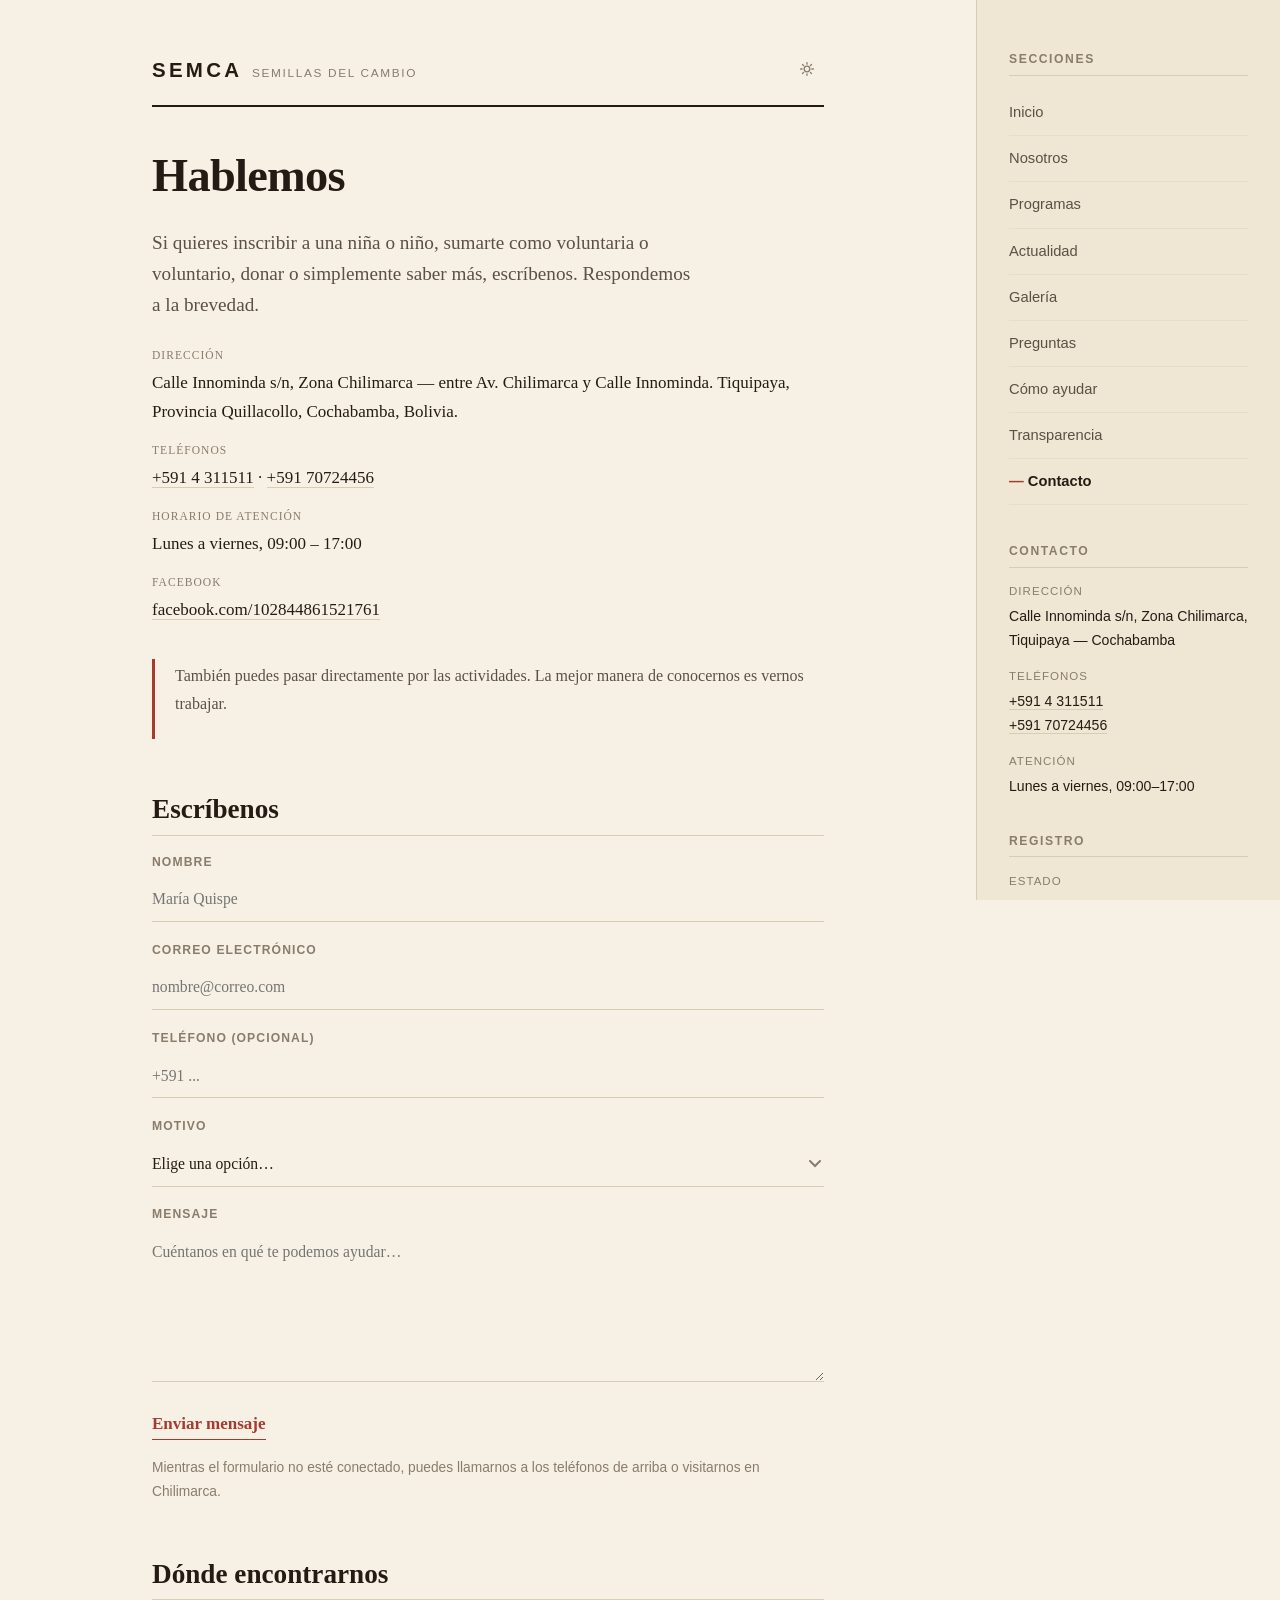
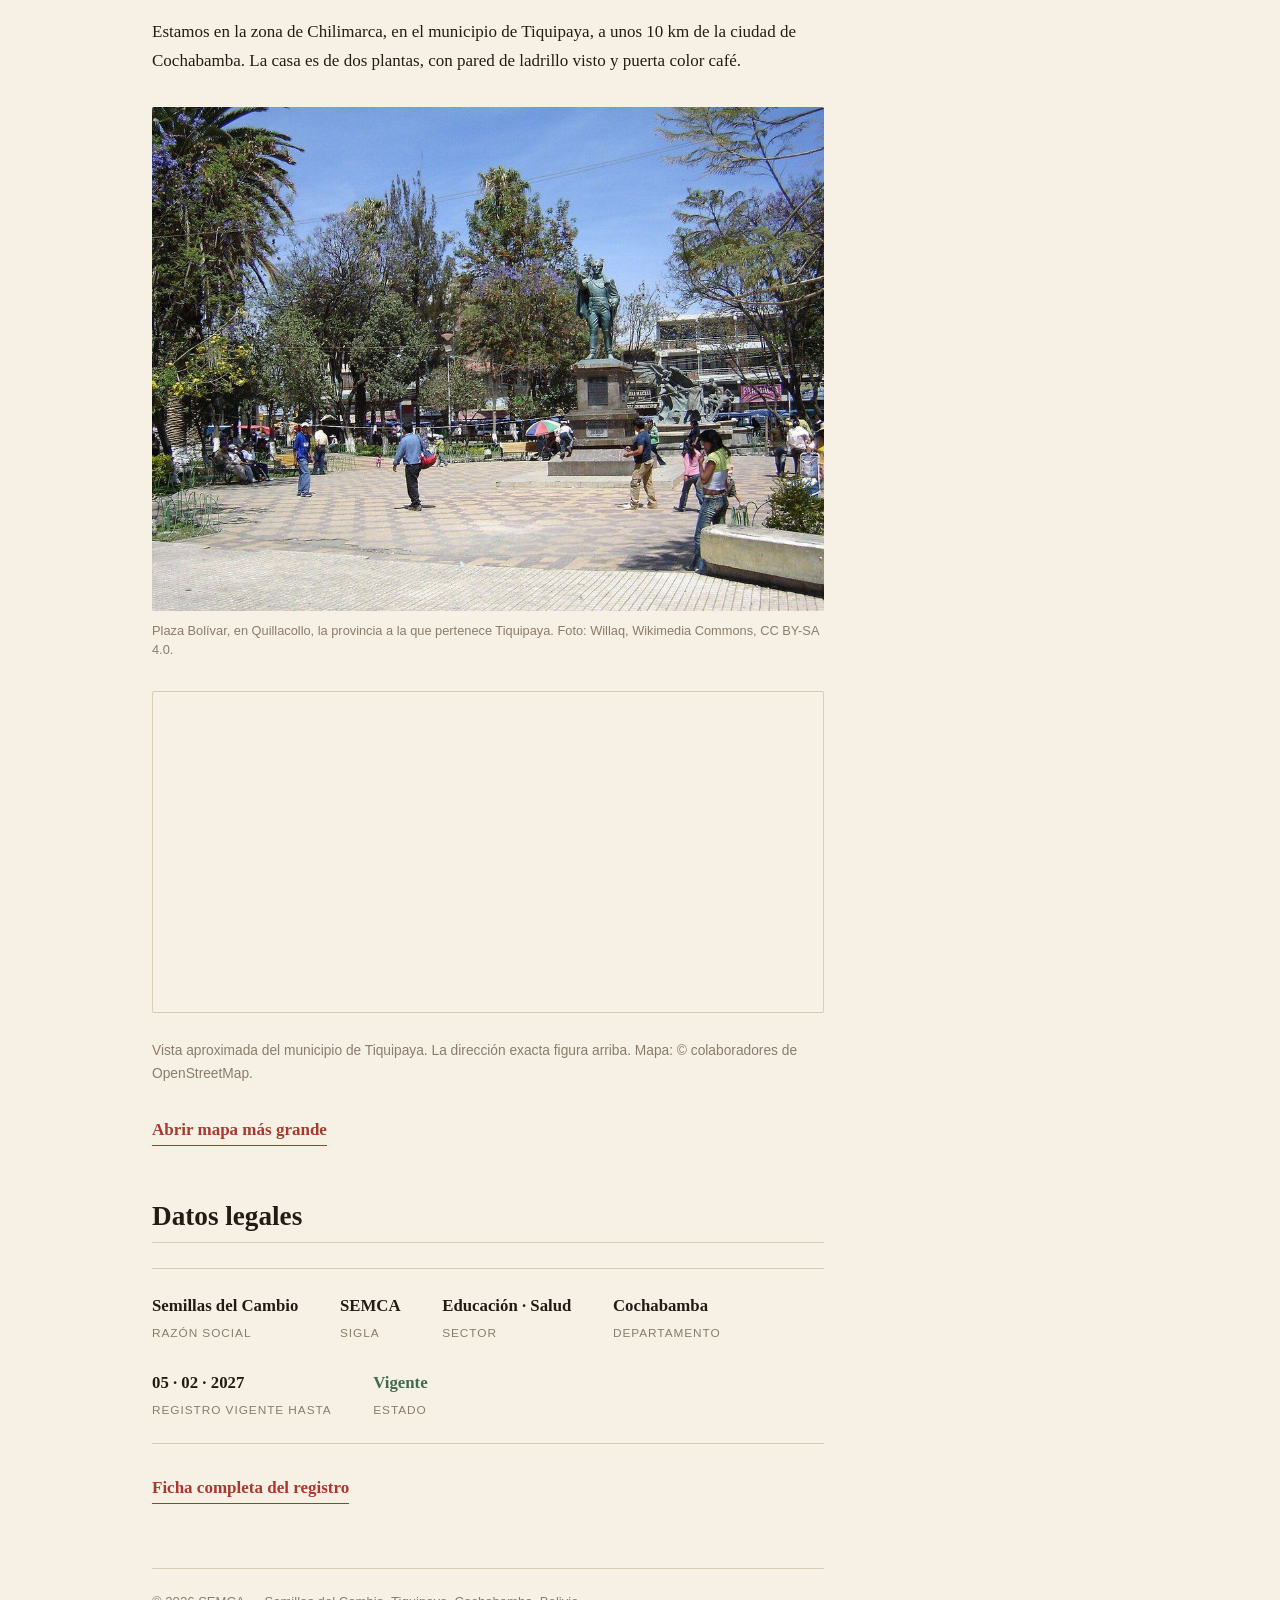
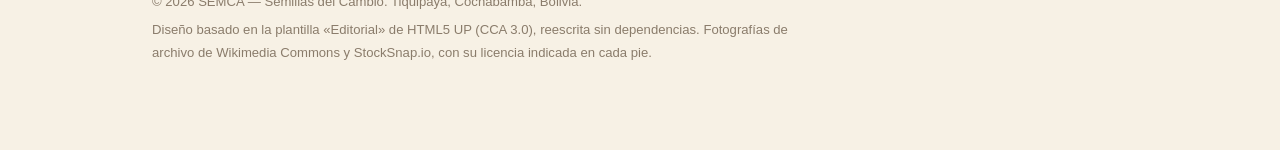
<file: contacto.html>
<!DOCTYPE html>
<html lang="es">
<head>
<meta charset="utf-8">
<meta name="viewport" content="width=device-width,initial-scale=1">
<title>Contacto — SEMCA · Semillas del Cambio</title>
<meta name="description" content="Contacta a SEMCA — Semillas del Cambio, zona Chilimarca, Tiquipaya, Cochabamba (Bolivia). Teléfonos, ubicación y formulario.">
<meta name="theme-color" content="#A63A2E">
<meta property="og:type" content="website">
<meta property="og:site_name" content="SEMCA — Semillas del Cambio">
<meta property="og:title" content="Contacto — SEMCA · Semillas del Cambio">
<meta property="og:description" content="Contacta a SEMCA — Semillas del Cambio, zona Chilimarca, Tiquipaya, Cochabamba (Bolivia). Teléfonos, ubicación y formulario.">
<meta property="og:locale" content="es_BO">
<meta name="twitter:card" content="summary">
<link rel="icon" href="data:image/svg+xml,%3Csvg xmlns='http://www.w3.org/2000/svg' viewBox='0 0 48 48'%3E%3Crect width='48' height='48' rx='9' fill='%23A63A2E'/%3E%3Cpath d='M24 12c5 4 7 8 7 12a7 7 0 0 1-14 0c0-4 2-8 7-12z' fill='%23F7F1E5'/%3E%3Cpath d='M24 20v14' stroke='%23C98F22' stroke-width='2'/%3E%3C/svg%3E">
<link rel="manifest" href="manifest.webmanifest">
<link rel="apple-touch-icon" href="icono.svg">
<link rel="stylesheet" href="css/style.css">
<script>(function(){try{var t=localStorage.getItem("semca-theme");if(t!=="dark"&&t!=="light"){t=window.matchMedia&&window.matchMedia("(prefers-color-scheme: dark)").matches?"dark":"light";}document.documentElement.setAttribute("data-theme",t);}catch(e){}})();</script>
</head>
<body>

<a class="skip" href="#contenido">Saltar al contenido</a>

<div class="wrapper">
  <div class="main">
    <div class="inner">

      <header class="site-head">
        <a class="brand" href="index.html">
          <b>SEMCA</b>
          <span>Semillas del Cambio</span>
        </a>
        <div class="controls">
          <button class="theme-toggle" type="button" aria-label="Cambiar tema" aria-pressed="false">
            <svg class="ic-sol" viewBox="0 0 24 24" fill="none" stroke="currentColor" stroke-width="2" stroke-linecap="round" aria-hidden="true"><circle cx="12" cy="12" r="4.2"/><path d="M12 2.5v2.2M12 19.3v2.2M2.5 12h2.2M19.3 12h2.2M5.3 5.3l1.6 1.6M17.1 17.1l1.6 1.6M18.7 5.3l-1.6 1.6M6.9 17.1l-1.6 1.6"/></svg>
            <svg class="ic-luna" viewBox="0 0 24 24" fill="none" stroke="currentColor" stroke-width="2" stroke-linecap="round" stroke-linejoin="round" aria-hidden="true"><path d="M20 14.5A8.5 8.5 0 0 1 9.5 4a8.5 8.5 0 1 0 10.5 10.5z"/></svg>
          </button>
        </div>
      </header>

      <main id="contenido">

        <section>
          <h1>Hablemos</h1>
          <p class="entradilla">Si quieres inscribir a una niña o niño, sumarte como voluntaria o voluntario, donar o simplemente saber más, escríbenos. Respondemos a la brevedad.</p>

          <dl class="bloque">
            <dt>Dirección</dt>
            <dd>Calle Innominda s/n, Zona Chilimarca — entre Av. Chilimarca y Calle Innominda. Tiquipaya, Provincia Quillacollo, Cochabamba, Bolivia.</dd>
            <dt>Teléfonos</dt>
            <dd><a href="tel:+5914311511">+591 4 311511</a> · <a href="tel:+59170724456">+591 70724456</a></dd>
            <dt>Horario de atención</dt>
            <dd>Lunes a viernes, 09:00 – 17:00</dd>
            <dt>Facebook</dt>
            <dd><a href="https://www.facebook.com/102844861521761/" rel="noopener">facebook.com/102844861521761</a></dd>
          </dl>

          <!-- TODO: el correo institucional aún no está activo. El dominio
               semcabolivia.org ya está registrado, así que la dirección natural
               es contacto@semcabolivia.org — falta crear el buzón (Google
               Workspace, Zoho, etc.) y añadir sus registros MX en el DNS.
               Cuando funcione, descomentar la línea de abajo. -->
          <!--
            <dt>Correo</dt>
            <dd><a href="mailto:contacto@semcabolivia.org">contacto@semcabolivia.org</a></dd>
          -->

          <div class="nota">
            <p>También puedes pasar directamente por las actividades. La mejor manera de conocernos es vernos trabajar.</p>
          </div>
        </section>

        <section>
          <h2>Escríbenos</h2>
          <form id="form-contacto" novalidate>
            <div class="campo">
              <label for="nombre">Nombre</label>
              <input type="text" id="nombre" name="nombre" autocomplete="name" placeholder="María Quispe">
            </div>
            <div class="campo">
              <label for="email">Correo electrónico</label>
              <input type="email" id="email" name="email" autocomplete="email" placeholder="nombre@correo.com">
            </div>
            <div class="campo">
              <label for="telefono">Teléfono (opcional)</label>
              <input type="tel" id="telefono" name="telefono" autocomplete="tel" placeholder="+591 ...">
            </div>
            <div class="campo">
              <label for="motivo">Motivo</label>
              <select id="motivo" name="motivo">
                <option value="">Elige una opción…</option>
                <option value="inscripcion">Inscripción</option>
                <option value="voluntariado">Voluntariado</option>
                <option value="donacion">Donación</option>
                <option value="colaboracion">Colaboración institucional</option>
                <option value="otro">Otro</option>
              </select>
            </div>
            <div class="campo">
              <label for="mensaje">Mensaje</label>
              <textarea id="mensaje" name="mensaje" rows="5" placeholder="Cuéntanos en qué te podemos ayudar…"></textarea>
            </div>
            <button class="enlace" type="submit">Enviar mensaje</button>
            <p class="aviso">¡Gracias! Tu mensaje fue registrado. Te responderemos a la brevedad.</p>
            <p class="dato" style="margin-top:1rem">Mientras el formulario no esté conectado, puedes llamarnos a los teléfonos de arriba o visitarnos en Chilimarca.</p>
          </form>
        </section>

        <section>
          <h2>Dónde encontrarnos</h2>
          <p>Estamos en la zona de Chilimarca, en el municipio de Tiquipaya, a unos 10 km de la ciudad de Cochabamba. La casa es de dos plantas, con pared de ladrillo visto y puerta color café.</p>

          <figure>
            <img src="img/quillacollo.jpg" width="1000" height="750" loading="lazy" decoding="async"
                 alt="Plaza Bolívar de Quillacollo, con palmeras, bancos y la iglesia al fondo">
            <figcaption>Plaza Bolívar, en Quillacollo, la provincia a la que pertenece Tiquipaya. Foto: Willaq, <a href="https://commons.wikimedia.org/wiki/File:Quillacollo,_Plaza_Bolivar.JPG" rel="noopener">Wikimedia Commons</a>, CC BY-SA 4.0.</figcaption>
          </figure>

          <div class="mapa">
            <iframe
              title="Mapa de Tiquipaya, Cochabamba (Bolivia)"
              src="https://www.openstreetmap.org/export/embed.html?bbox=-66.2550%2C-17.3650%2C-66.1830%2C-17.3110&amp;layer=mapnik&amp;marker=-17.3382%2C-66.2189"
              loading="lazy" referrerpolicy="no-referrer-when-downgrade"></iframe>
          </div>
          <p class="dato">Vista aproximada del municipio de Tiquipaya. La dirección exacta figura arriba. Mapa: © colaboradores de OpenStreetMap.</p>
          <p class="acciones"><a class="enlace" href="https://www.openstreetmap.org/?mlat=-17.3382&amp;mlon=-66.2189#map=14/-17.3382/-66.2189" rel="noopener">Abrir mapa más grande</a></p>
        </section>

        <section>
          <h2>Datos legales</h2>
        <div class="ficha">
          <div><b>Semillas del Cambio</b><span>Razón social</span></div>
          <div><b>SEMCA</b><span>Sigla</span></div>
          <div><b>Educación · Salud</b><span>Sector</span></div>
          <div><b>Cochabamba</b><span>Departamento</span></div>
          <div><b>05 · 02 · 2027</b><span>Registro vigente hasta</span></div>
          <div><b class="vigente">Vigente</b><span>Estado</span></div>
        </div>
          <p class="acciones"><a class="enlace" href="transparencia.html">Ficha completa del registro</a></p>
        </section>

      </main>

      <footer class="site-foot">
        <p>© <span data-anio>2026</span> SEMCA — Semillas del Cambio. Tiquipaya, Cochabamba, Bolivia.</p>
        <p>Diseño basado en la plantilla «Editorial» de HTML5 UP (CCA 3.0), reescrita sin dependencias.
        Fotografías de archivo de Wikimedia Commons y StockSnap.io, con su licencia indicada en cada pie.</p>
      </footer>

    </div>
  </div>

  <aside class="sidebar">
    <nav aria-label="Navegación principal">
      <h4>Secciones</h4>
      <ul>
        <li><a href="index.html">Inicio</a></li>
        <li><a href="nosotros.html">Nosotros</a></li>
        <li><a href="programas.html">Programas</a></li>
        <li><a href="actualidad.html">Actualidad</a></li>
        <li><a href="galeria.html">Galería</a></li>
        <li><a href="preguntas.html">Preguntas</a></li>
        <li><a href="ayudar.html">Cómo ayudar</a></li>
        <li><a href="transparencia.html">Transparencia</a></li>
        <li><a href="contacto.html">Contacto</a></li>
      </ul>
    </nav>

    <div class="bloque">
      <h4>Contacto</h4>
      <dl>
        <dt>Dirección</dt>
        <dd>Calle Innominda s/n, Zona Chilimarca, Tiquipaya — Cochabamba</dd>
        <dt>Teléfonos</dt>
        <dd><a href="tel:+5914311511">+591 4 311511</a><br><a href="tel:+59170724456">+591 70724456</a></dd>
        <dt>Atención</dt>
        <dd>Lunes a viernes, 09:00–17:00</dd>
      </dl>
    </div>

    <div class="bloque">
      <h4>Registro</h4>
      <dl>
        <dt>Estado</dt>
        <dd>ONG vigente hasta el 5 de febrero de 2027</dd>
        <dt>Escuela</dt>
        <dd>Unidad Educativa «Para la Vida» — RUE 60900057</dd>
      </dl>
    </div>
  </aside>

</div>

<script src="js/main.js"></script>
</body>
</html>
</file>
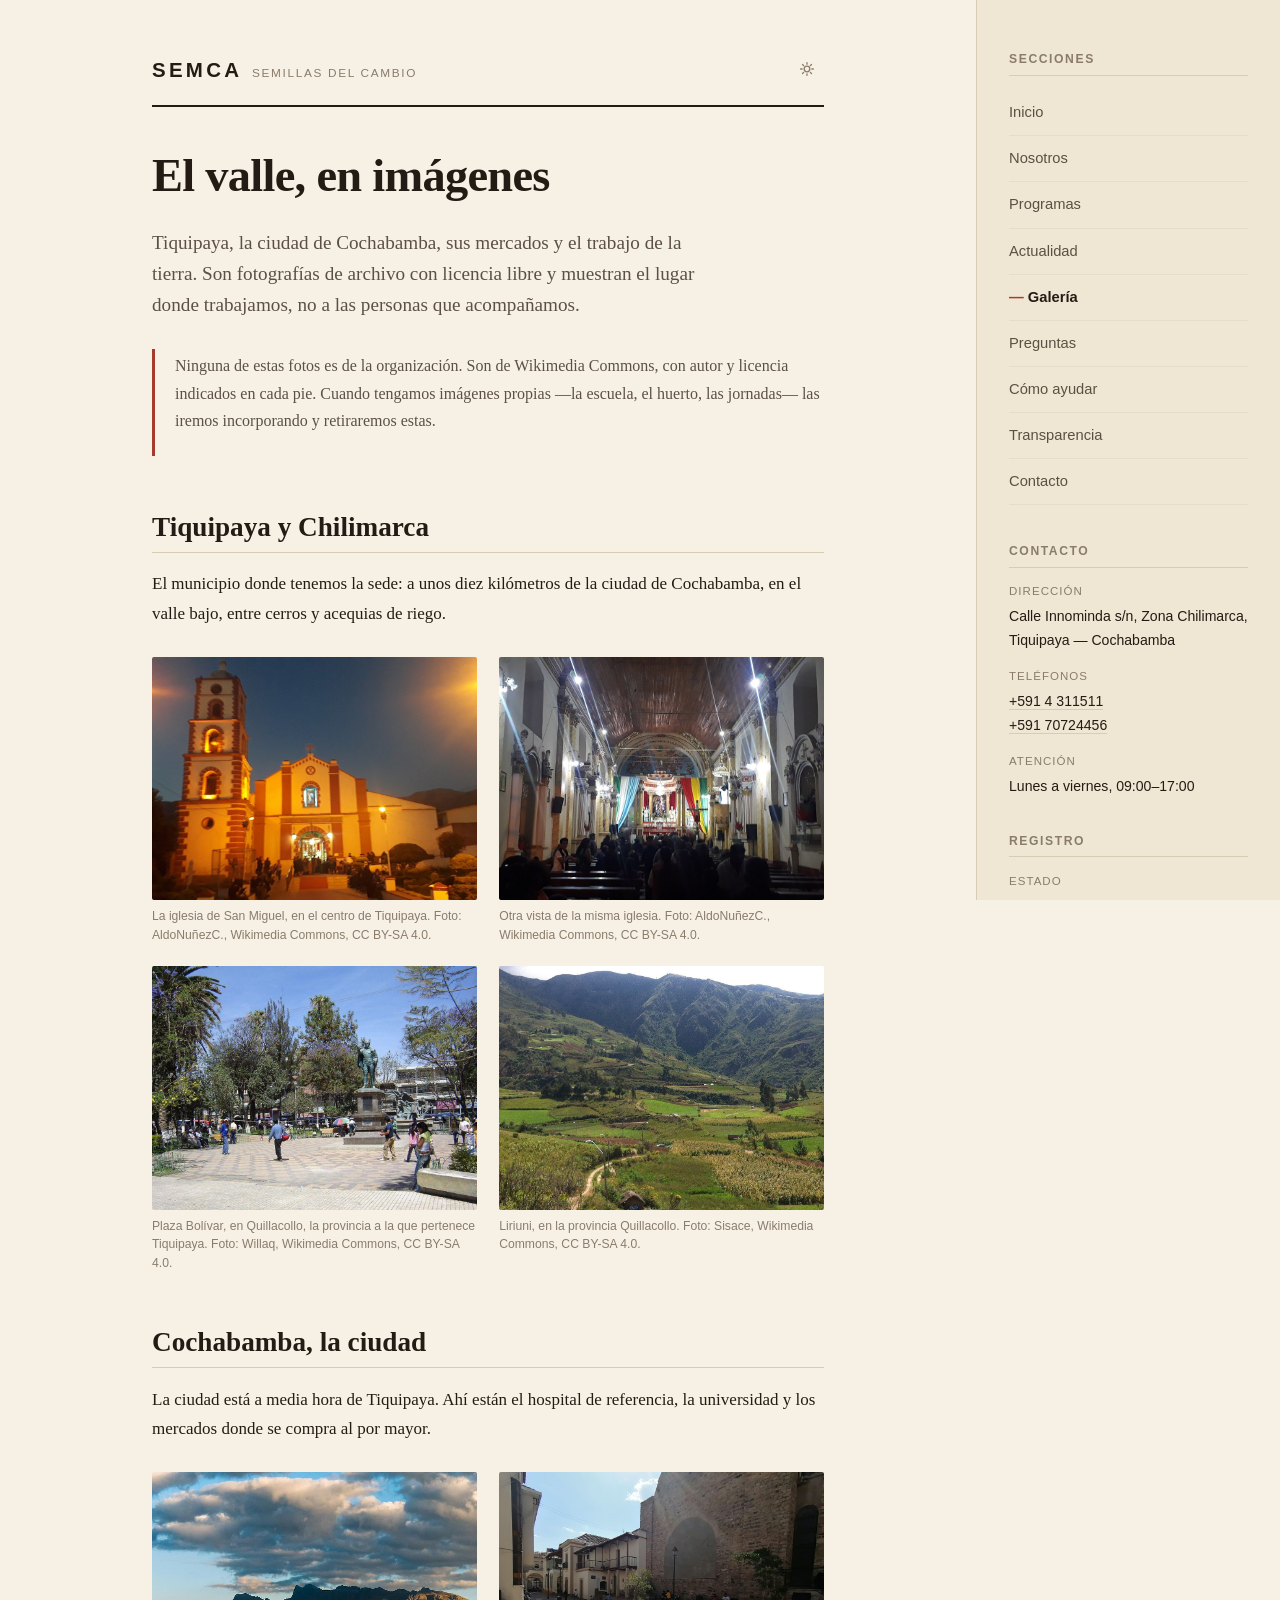
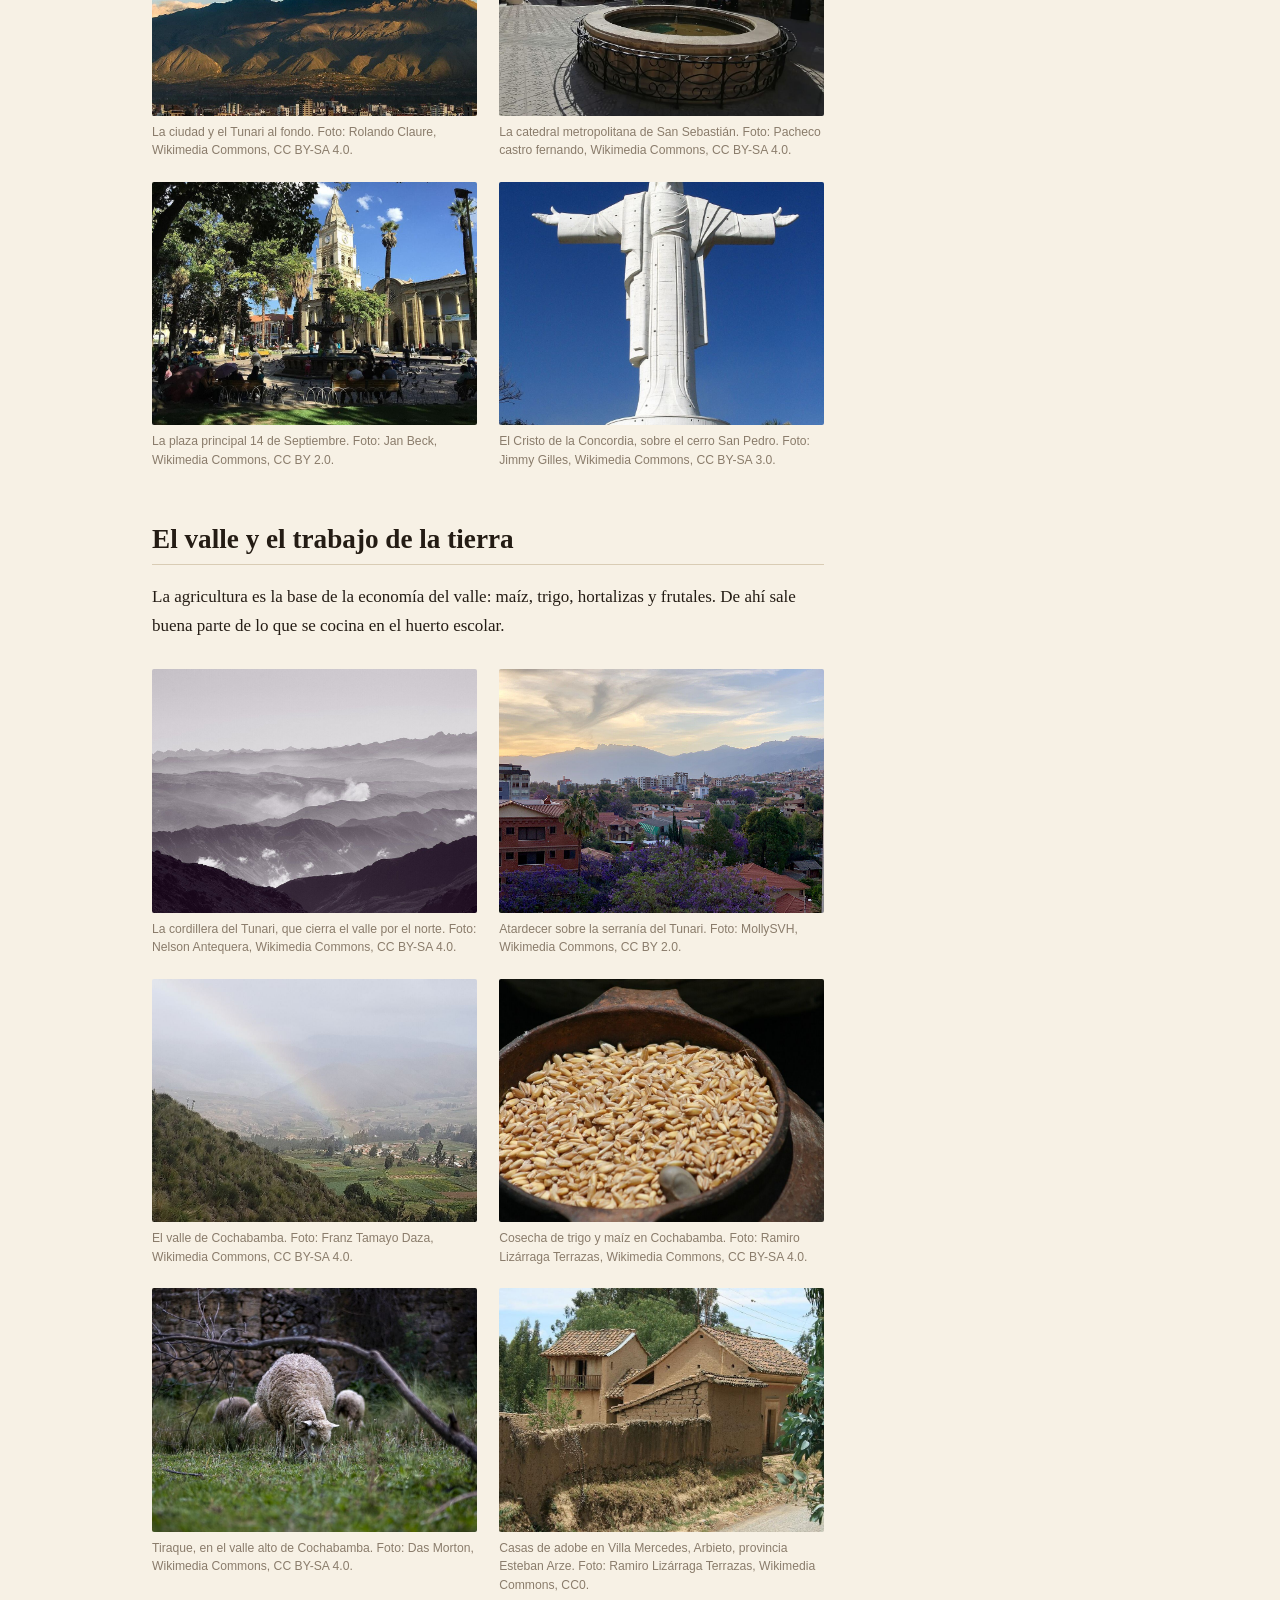
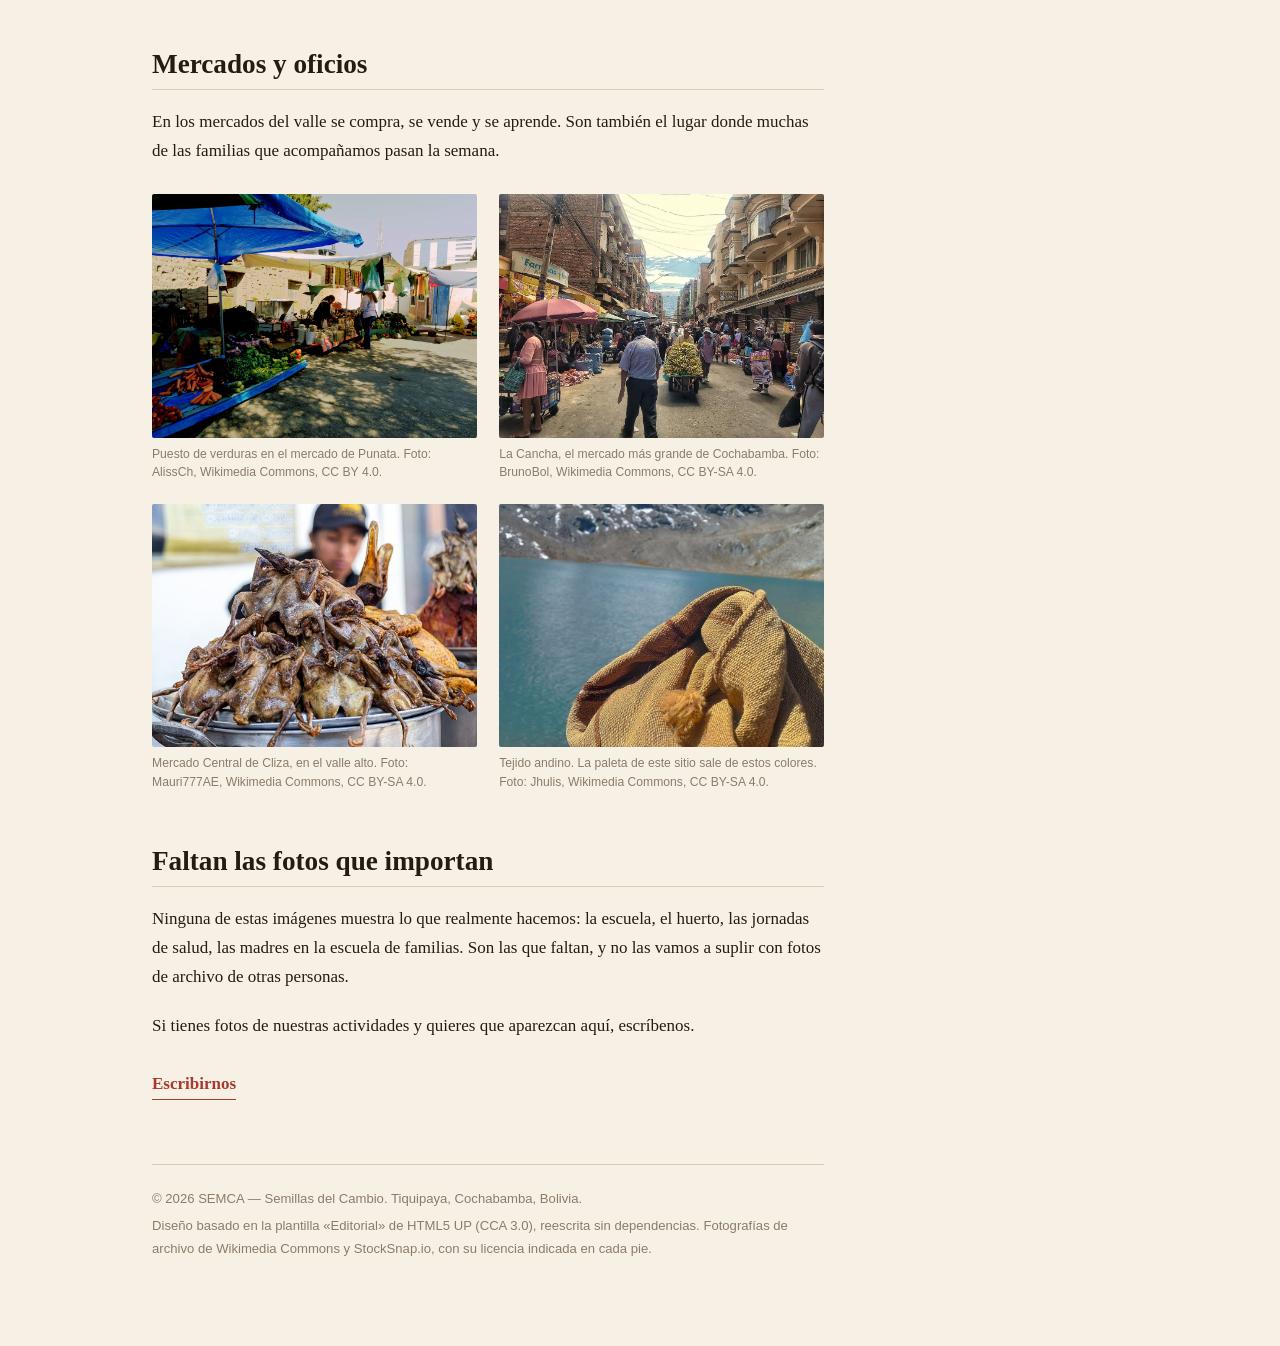
<file: galeria.html>
<!DOCTYPE html>
<html lang="es">
<head>
<meta charset="utf-8">
<meta name="viewport" content="width=device-width,initial-scale=1">
<title>Galería — SEMCA · Semillas del Cambio</title>
<meta name="description" content="Imágenes de Tiquipaya, del valle de Cochabamba y de sus mercados y oficios. Fotografías de archivo con licencia libre.">
<meta name="theme-color" content="#A63A2E">
<meta property="og:type" content="website">
<meta property="og:site_name" content="SEMCA — Semillas del Cambio">
<meta property="og:title" content="Galería — SEMCA · Semillas del Cambio">
<meta property="og:description" content="Imágenes de Tiquipaya, del valle de Cochabamba y de sus mercados y oficios.">
<meta property="og:locale" content="es_BO">
<meta name="twitter:card" content="summary">
<link rel="icon" href="data:image/svg+xml,%3Csvg xmlns='http://www.w3.org/2000/svg' viewBox='0 0 48 48'%3E%3Crect width='48' height='48' rx='9' fill='%23A63A2E'/%3E%3Cpath d='M24 12c5 4 7 8 7 12a7 7 0 0 1-14 0c0-4 2-8 7-12z' fill='%23F7F1E5'/%3E%3Cpath d='M24 20v14' stroke='%23C98F22' stroke-width='2'/%3E%3C/svg%3E">
<link rel="manifest" href="manifest.webmanifest">
<link rel="apple-touch-icon" href="icono.svg">
<link rel="stylesheet" href="css/style.css">
<script>(function(){try{var t=localStorage.getItem("semca-theme");if(t!=="dark"&&t!=="light"){t=window.matchMedia&&window.matchMedia("(prefers-color-scheme: dark)").matches?"dark":"light";}document.documentElement.setAttribute("data-theme",t);}catch(e){}})();</script>
</head>
<body>

<a class="skip" href="#contenido">Saltar al contenido</a>

<div class="wrapper">
  <div class="main">
    <div class="inner">

      <header class="site-head">
        <a class="brand" href="index.html">
          <b>SEMCA</b>
          <span>Semillas del Cambio</span>
        </a>
        <div class="controls">
          <button class="theme-toggle" type="button" aria-label="Cambiar tema" aria-pressed="false">
            <svg class="ic-sol" viewBox="0 0 24 24" fill="none" stroke="currentColor" stroke-width="2" stroke-linecap="round" aria-hidden="true"><circle cx="12" cy="12" r="4.2"/><path d="M12 2.5v2.2M12 19.3v2.2M2.5 12h2.2M19.3 12h2.2M5.3 5.3l1.6 1.6M17.1 17.1l1.6 1.6M18.7 5.3l-1.6 1.6M6.9 17.1l-1.6 1.6"/></svg>
            <svg class="ic-luna" viewBox="0 0 24 24" fill="none" stroke="currentColor" stroke-width="2" stroke-linecap="round" stroke-linejoin="round" aria-hidden="true"><path d="M20 14.5A8.5 8.5 0 0 1 9.5 4a8.5 8.5 0 1 0 10.5 10.5z"/></svg>
          </button>
        </div>
      </header>

      <main id="contenido">

        <section>
          <h1>El valle, en imágenes</h1>
          <p class="entradilla">Tiquipaya, la ciudad de Cochabamba, sus mercados y el trabajo de la tierra. Son fotografías de archivo con licencia libre y muestran el lugar donde trabajamos, no a las personas que acompañamos.</p>
          <div class="nota">
            <p>Ninguna de estas fotos es de la organización. Son de Wikimedia Commons, con autor y licencia indicados en cada pie. Cuando tengamos imágenes propias —la escuela, el huerto, las jornadas— las iremos incorporando y retiraremos estas.</p>
          </div>
        </section>

        <section>
          <h2>Tiquipaya y Chilimarca</h2>
          <p>El municipio donde tenemos la sede: a unos diez kilómetros de la ciudad de Cochabamba, en el valle bajo, entre cerros y acequias de riego.</p>
          <div class="galeria">
            <figure>
              <img src="img/tiquipaya.jpg" width="1280" height="720" loading="lazy" decoding="async" alt="Iglesia de San Miguel en Tiquipaya, con su torre y el cerro al fondo">
              <figcaption>La iglesia de San Miguel, en el centro de Tiquipaya. Foto: AldoNuñezC., <a href="https://commons.wikimedia.org/wiki/File:Iglesia_san_miguel_tiquipaya_64.jpg" rel="noopener">Wikimedia Commons</a>, CC BY-SA 4.0.</figcaption>
            </figure>
            <figure>
              <img src="img/tiquipaya2.jpg" width="1200" height="675" loading="lazy" decoding="async" alt="Otra vista de la iglesia de San Miguel de Tiquipaya">
              <figcaption>Otra vista de la misma iglesia. Foto: AldoNuñezC., <a href="https://commons.wikimedia.org/wiki/File:Iglesia_san_miguel_tiquipaya_29.jpg" rel="noopener">Wikimedia Commons</a>, CC BY-SA 4.0.</figcaption>
            </figure>
            <figure>
              <img src="img/quillacollo.jpg" width="1000" height="750" loading="lazy" decoding="async" alt="Plaza Bolívar de Quillacollo, con palmeras y bancos">
              <figcaption>Plaza Bolívar, en Quillacollo, la provincia a la que pertenece Tiquipaya. Foto: Willaq, <a href="https://commons.wikimedia.org/wiki/File:Quillacollo,_Plaza_Bolivar.JPG" rel="noopener">Wikimedia Commons</a>, CC BY-SA 4.0.</figcaption>
            </figure>
            <figure>
              <img src="img/liriuni.jpg" width="1100" height="822" loading="lazy" decoding="async" alt="Paisaje de Liriuni, en la provincia Quillacollo">
              <figcaption>Liriuni, en la provincia Quillacollo. Foto: Sisace, <a href="https://commons.wikimedia.org/wiki/File:Liriuni_Cochabamba_Bolivia.jpg" rel="noopener">Wikimedia Commons</a>, CC BY-SA 4.0.</figcaption>
            </figure>
          </div>
        </section>

        <section>
          <h2>Cochabamba, la ciudad</h2>
          <p>La ciudad está a media hora de Tiquipaya. Ahí están el hospital de referencia, la universidad y los mercados donde se compra al por mayor.</p>
          <div class="galeria">
            <figure>
              <img src="img/cochabamba.jpg" width="1280" height="999" loading="lazy" decoding="async" alt="Vista de la ciudad de Cochabamba con el cerro Tunari al fondo">
              <figcaption>La ciudad y el Tunari al fondo. Foto: Rolando Claure, <a href="https://commons.wikimedia.org/wiki/File:Panorama_urbano_con_el_Cerro_Tunari,_Cochabamba.jpg" rel="noopener">Wikimedia Commons</a>, CC BY-SA 4.0.</figcaption>
            </figure>
            <figure>
              <img src="img/catedral.jpg" width="1100" height="825" loading="lazy" decoding="async" alt="Catedral Metropolitana de San Sebastián, en Cochabamba">
              <figcaption>La catedral metropolitana de San Sebastián. Foto: Pacheco castro fernando, <a href="https://commons.wikimedia.org/wiki/File:Cochabamba_-_Metropolitan_Cathedral_of_Saint_Sebastian_-_20190929213109.jpg" rel="noopener">Wikimedia Commons</a>, CC BY-SA 4.0.</figcaption>
            </figure>
            <figure>
              <img src="img/plaza14.jpg" width="1100" height="825" loading="lazy" decoding="async" alt="Plaza Principal 14 de Septiembre, en Cochabamba">
              <figcaption>La plaza principal 14 de Septiembre. Foto: Jan Beck, <a href="https://commons.wikimedia.org/wiki/File:Plaza_Principal_%E2%80%9C14_de_Septiembre%E2%80%9D,_Cochabamba,_Bolivia_-_16449443750.jpg" rel="noopener">Wikimedia Commons</a>, CC BY 2.0.</figcaption>
            </figure>
            <figure>
              <img src="img/cristo.jpg" width="1000" height="1334" loading="lazy" decoding="async" alt="Estatua del Cristo de la Concordia sobre el cerro San Pedro">
              <figcaption>El Cristo de la Concordia, sobre el cerro San Pedro. Foto: Jimmy Gilles, <a href="https://commons.wikimedia.org/wiki/File:Cristo_de_la_Concordia_02.jpg" rel="noopener">Wikimedia Commons</a>, CC BY-SA 3.0.</figcaption>
            </figure>
          </div>
        </section>

        <section>
          <h2>El valle y el trabajo de la tierra</h2>
          <p>La agricultura es la base de la economía del valle: maíz, trigo, hortalizas y frutales. De ahí sale buena parte de lo que se cocina en el huerto escolar.</p>
          <div class="galeria">
            <figure>
              <img src="img/tunari.jpg" width="1280" height="852" loading="lazy" decoding="async" alt="La cordillera del Tunari con nubes bajas sobre los cerros">
              <figcaption>La cordillera del Tunari, que cierra el valle por el norte. Foto: Nelson Antequera, <a href="https://commons.wikimedia.org/wiki/File:Cordillera_del_Tunari_Cochabamba.jpg" rel="noopener">Wikimedia Commons</a>, CC BY-SA 4.0.</figcaption>
            </figure>
            <figure>
              <img src="img/atardecer.jpg" width="1280" height="960" loading="lazy" decoding="async" alt="Atardecer sobre la serranía del Tunari">
              <figcaption>Atardecer sobre la serranía del Tunari. Foto: MollySVH, <a href="https://commons.wikimedia.org/wiki/File:Atardecer_con_el_forndo_de_la_Cerro_y_la_Serran%C3%ADa_del_Tunari_en_Cochabamba.jpg" rel="noopener">Wikimedia Commons</a>, CC BY 2.0.</figcaption>
            </figure>
            <figure>
              <img src="img/valle.jpg" width="1200" height="900" loading="lazy" decoding="async" alt="Paisaje del valle de Cochabamba con parcelas de cultivo">
              <figcaption>El valle de Cochabamba. Foto: Franz Tamayo Daza, <a href="https://commons.wikimedia.org/wiki/File:Valle_de_Cochabamba.jpg" rel="noopener">Wikimedia Commons</a>, CC BY-SA 4.0.</figcaption>
            </figure>
            <figure>
              <img src="img/cosecha.jpg" width="1000" height="1500" loading="lazy" decoding="async" alt="Cosecha de trigo y maíz en Cochabamba">
              <figcaption>Cosecha de trigo y maíz en Cochabamba. Foto: Ramiro Lizárraga Terrazas, <a href="https://commons.wikimedia.org/wiki/File:Cosecha_de_trigo_y_maiz,_Cochabamba,_2008.jpg" rel="noopener">Wikimedia Commons</a>, CC BY-SA 4.0.</figcaption>
            </figure>
            <figure>
              <img src="img/tiraque.jpg" width="1200" height="800" loading="lazy" decoding="async" alt="Paisaje rural de Tiraque, en el valle alto de Cochabamba">
              <figcaption>Tiraque, en el valle alto de Cochabamba. Foto: Das Morton, <a href="https://commons.wikimedia.org/wiki/File:Tiraque_Cochabamba_01.jpg" rel="noopener">Wikimedia Commons</a>, CC BY-SA 4.0.</figcaption>
            </figure>
            <figure>
              <img src="img/adobe.jpg" width="1100" height="733" loading="lazy" decoding="async" alt="Casas de adobe en Villa Mercedes, Arbieto">
              <figcaption>Casas de adobe en Villa Mercedes, Arbieto, provincia Esteban Arze. Foto: Ramiro Lizárraga Terrazas, <a href="https://commons.wikimedia.org/wiki/File:Casas_de_adobe_en_Villa_Mercedes,_Arbieto,_2007.jpg" rel="noopener">Wikimedia Commons</a>, CC0.</figcaption>
            </figure>
          </div>
        </section>

        <section>
          <h2>Mercados y oficios</h2>
          <p>En los mercados del valle se compra, se vende y se aprende. Son también el lugar donde muchas de las familias que acompañamos pasan la semana.</p>
          <div class="galeria">
            <figure>
              <img src="img/mercado.jpg" width="1280" height="853" loading="lazy" decoding="async" alt="Puesto de verduras en un mercado del valle de Cochabamba">
              <figcaption>Puesto de verduras en el mercado de Punata. Foto: AlissCh, <a href="https://commons.wikimedia.org/wiki/File:Vista_general_de_un_puesto_de_verduras_en_el_mercado_de_Punata,_Bolivia.png" rel="noopener">Wikimedia Commons</a>, CC BY 4.0.</figcaption>
            </figure>
            <figure>
              <img src="img/cancha.jpg" width="1100" height="825" loading="lazy" decoding="async" alt="Calle del mercado de La Cancha, en Cochabamba">
              <figcaption>La Cancha, el mercado más grande de Cochabamba. Foto: BrunoBol, <a href="https://commons.wikimedia.org/wiki/File:Calle_lanza_mercado_la_cancha_en_Cochabamba.jpg" rel="noopener">Wikimedia Commons</a>, CC BY-SA 4.0.</figcaption>
            </figure>
            <figure>
              <img src="img/cliza.jpg" width="1200" height="800" loading="lazy" decoding="async" alt="Puesto del Mercado Central de Cliza, en Cochabamba">
              <figcaption>Mercado Central de Cliza, en el valle alto. Foto: Mauri777AE, <a href="https://commons.wikimedia.org/wiki/File:Mercado_Central_de_Cliza_-_Cochabamba_-_Bolivia_08_-_Pichon.jpg" rel="noopener">Wikimedia Commons</a>, CC BY-SA 4.0.</figcaption>
            </figure>
            <figure>
              <img src="img/textil.jpg" width="900" height="1600" loading="lazy" decoding="async" alt="Tejido andino con franjas de colores vivos">
              <figcaption>Tejido andino. La paleta de este sitio sale de estos colores. Foto: Jhulis, <a href="https://commons.wikimedia.org/wiki/File:Tari_textil_Aymara.jpg" rel="noopener">Wikimedia Commons</a>, CC BY-SA 4.0.</figcaption>
            </figure>
          </div>
        </section>

        <section>
          <h2>Faltan las fotos que importan</h2>
          <p>Ninguna de estas imágenes muestra lo que realmente hacemos: la escuela, el huerto, las jornadas de salud, las madres en la escuela de familias. Son las que faltan, y no las vamos a suplir con fotos de archivo de otras personas.</p>
          <p>Si tienes fotos de nuestras actividades y quieres que aparezcan aquí, escríbenos.</p>
          <p class="acciones"><a class="enlace" href="contacto.html">Escribirnos</a></p>
        </section>

      </main>

      <footer class="site-foot">
        <p>© <span data-anio>2026</span> SEMCA — Semillas del Cambio. Tiquipaya, Cochabamba, Bolivia.</p>
        <p>Diseño basado en la plantilla «Editorial» de HTML5 UP (CCA 3.0), reescrita sin dependencias.
        Fotografías de archivo de Wikimedia Commons y StockSnap.io, con su licencia indicada en cada pie.</p>
      </footer>

    </div>
  </div>

  <aside class="sidebar">
    <nav aria-label="Navegación principal">
      <h4>Secciones</h4>
      <ul>
        <li><a href="index.html">Inicio</a></li>
        <li><a href="nosotros.html">Nosotros</a></li>
        <li><a href="programas.html">Programas</a></li>
        <li><a href="actualidad.html">Actualidad</a></li>
        <li><a href="galeria.html">Galería</a></li>
        <li><a href="preguntas.html">Preguntas</a></li>
        <li><a href="ayudar.html">Cómo ayudar</a></li>
        <li><a href="transparencia.html">Transparencia</a></li>
        <li><a href="contacto.html">Contacto</a></li>
      </ul>
    </nav>

    <div class="bloque">
      <h4>Contacto</h4>
      <dl>
        <dt>Dirección</dt>
        <dd>Calle Innominda s/n, Zona Chilimarca, Tiquipaya — Cochabamba</dd>
        <dt>Teléfonos</dt>
        <dd><a href="tel:+5914311511">+591 4 311511</a><br><a href="tel:+59170724456">+591 70724456</a></dd>
        <dt>Atención</dt>
        <dd>Lunes a viernes, 09:00–17:00</dd>
      </dl>
    </div>

    <div class="bloque">
      <h4>Registro</h4>
      <dl>
        <dt>Estado</dt>
        <dd>ONG vigente hasta el 5 de febrero de 2027</dd>
        <dt>Escuela</dt>
        <dd>Unidad Educativa «Para la Vida» — RUE 60900057</dd>
      </dl>
    </div>
  </aside>

</div>

<script src="js/main.js"></script>
</body>
</html>
</file>
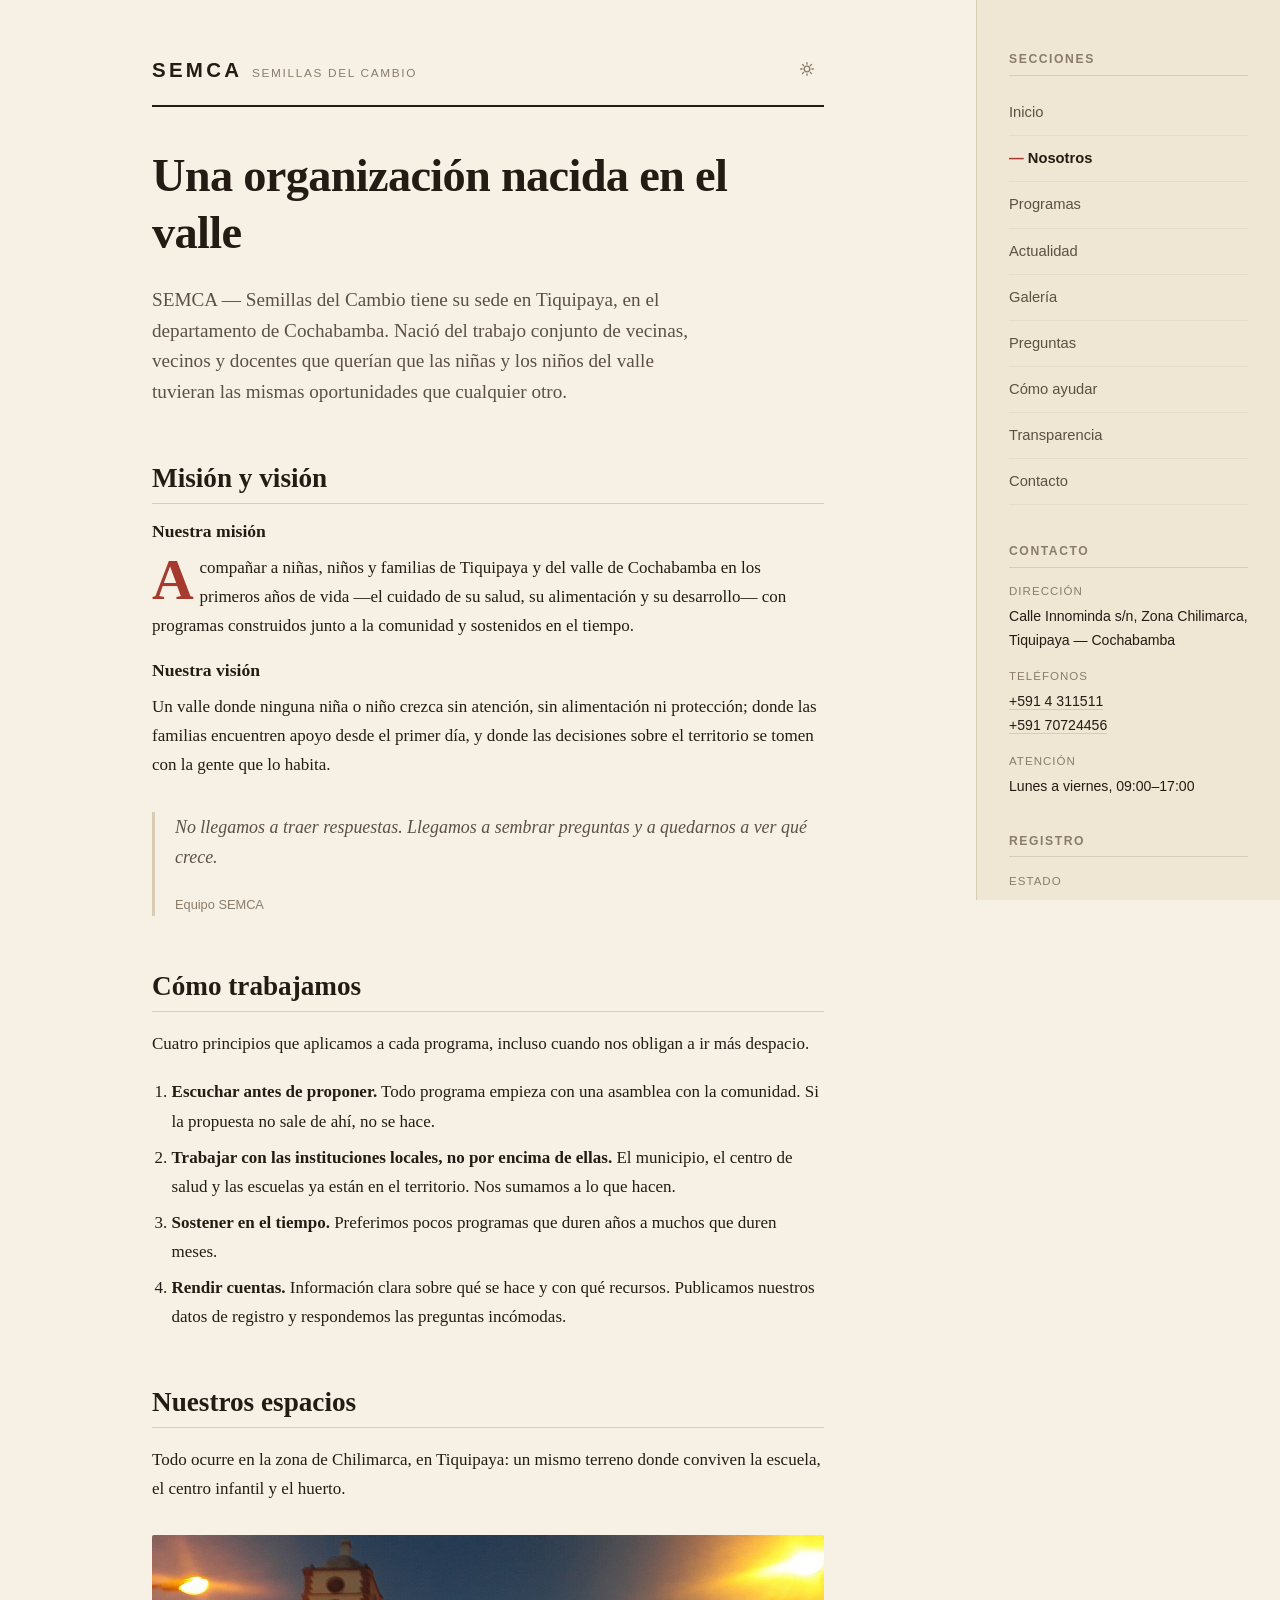
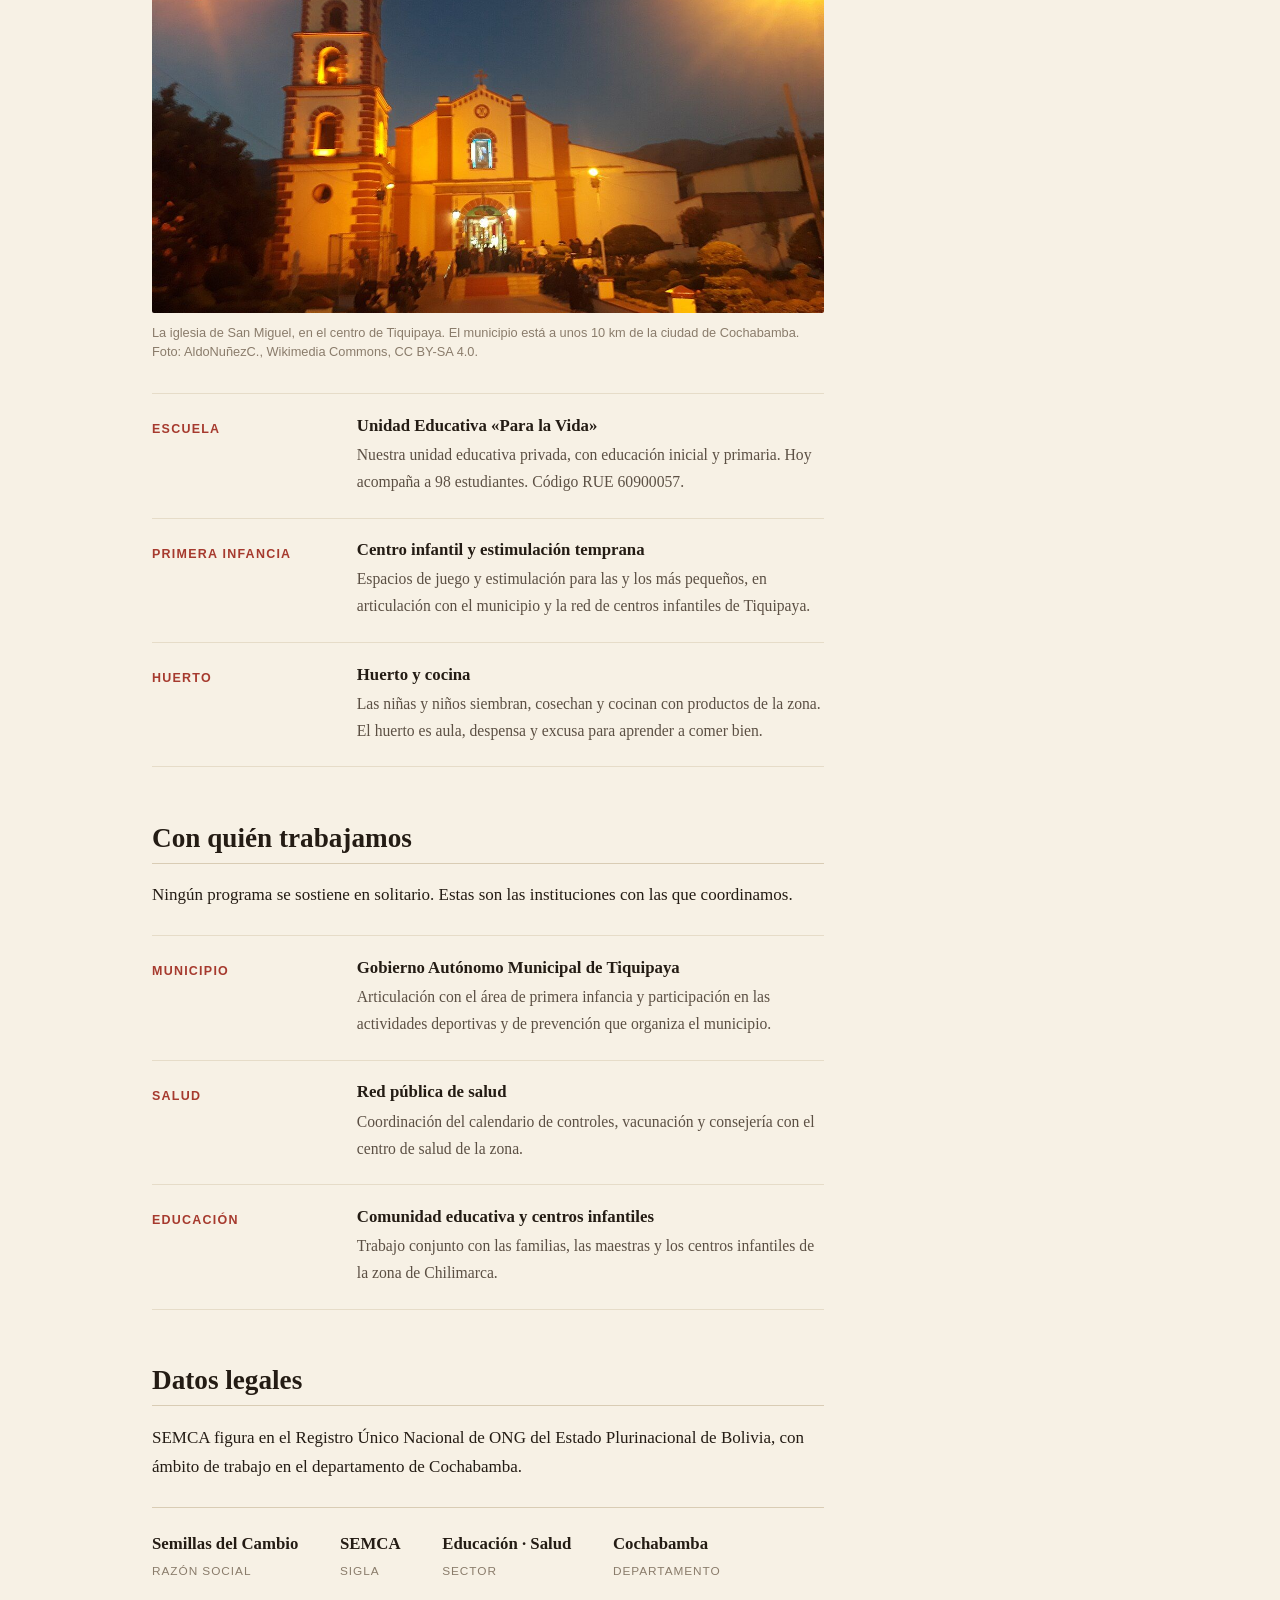
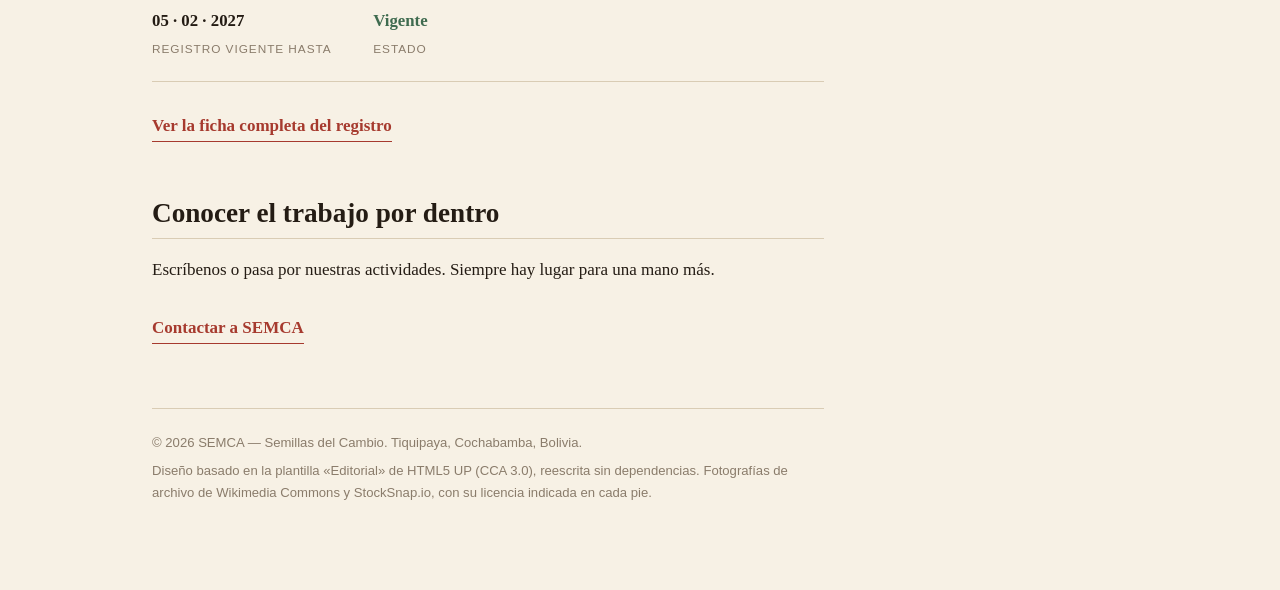
<file: nosotros.html>
<!DOCTYPE html>
<html lang="es">
<head>
<meta charset="utf-8">
<meta name="viewport" content="width=device-width,initial-scale=1">
<title>Nosotros — SEMCA · Semillas del Cambio</title>
<meta name="description" content="Misión, visión, espacios de trabajo, aliados y datos legales de SEMCA — Semillas del Cambio, Tiquipaya, Cochabamba (Bolivia).">
<meta name="theme-color" content="#A63A2E">
<meta property="og:type" content="website">
<meta property="og:site_name" content="SEMCA — Semillas del Cambio">
<meta property="og:title" content="Nosotros — SEMCA · Semillas del Cambio">
<meta property="og:description" content="Misión, visión, espacios de trabajo, aliados y datos legales de SEMCA — Semillas del Cambio, Tiquipaya, Cochabamba (Bolivia).">
<meta property="og:locale" content="es_BO">
<meta name="twitter:card" content="summary">
<link rel="icon" href="data:image/svg+xml,%3Csvg xmlns='http://www.w3.org/2000/svg' viewBox='0 0 48 48'%3E%3Crect width='48' height='48' rx='9' fill='%23A63A2E'/%3E%3Cpath d='M24 12c5 4 7 8 7 12a7 7 0 0 1-14 0c0-4 2-8 7-12z' fill='%23F7F1E5'/%3E%3Cpath d='M24 20v14' stroke='%23C98F22' stroke-width='2'/%3E%3C/svg%3E">
<link rel="manifest" href="manifest.webmanifest">
<link rel="apple-touch-icon" href="icono.svg">
<link rel="stylesheet" href="css/style.css">
<script>(function(){try{var t=localStorage.getItem("semca-theme");if(t!=="dark"&&t!=="light"){t=window.matchMedia&&window.matchMedia("(prefers-color-scheme: dark)").matches?"dark":"light";}document.documentElement.setAttribute("data-theme",t);}catch(e){}})();</script>
</head>
<body>

<a class="skip" href="#contenido">Saltar al contenido</a>

<div class="wrapper">
  <div class="main">
    <div class="inner">

      <header class="site-head">
        <a class="brand" href="index.html">
          <b>SEMCA</b>
          <span>Semillas del Cambio</span>
        </a>
        <div class="controls">
          <button class="theme-toggle" type="button" aria-label="Cambiar tema" aria-pressed="false">
            <svg class="ic-sol" viewBox="0 0 24 24" fill="none" stroke="currentColor" stroke-width="2" stroke-linecap="round" aria-hidden="true"><circle cx="12" cy="12" r="4.2"/><path d="M12 2.5v2.2M12 19.3v2.2M2.5 12h2.2M19.3 12h2.2M5.3 5.3l1.6 1.6M17.1 17.1l1.6 1.6M18.7 5.3l-1.6 1.6M6.9 17.1l-1.6 1.6"/></svg>
            <svg class="ic-luna" viewBox="0 0 24 24" fill="none" stroke="currentColor" stroke-width="2" stroke-linecap="round" stroke-linejoin="round" aria-hidden="true"><path d="M20 14.5A8.5 8.5 0 0 1 9.5 4a8.5 8.5 0 1 0 10.5 10.5z"/></svg>
          </button>
        </div>
      </header>

      <main id="contenido">

        <section>
          <h1>Una organización nacida en el valle</h1>
          <p class="entradilla">SEMCA — Semillas del Cambio tiene su sede en Tiquipaya, en el departamento de Cochabamba. Nació del trabajo conjunto de vecinas, vecinos y docentes que querían que las niñas y los niños del valle tuvieran las mismas oportunidades que cualquier otro.</p>
        </section>

        <section>
          <h2>Misión y visión</h2>

          <h3>Nuestra misión</h3>
          <p class="capitular">Acompañar a niñas, niños y familias de Tiquipaya y del valle de Cochabamba en los primeros años de vida —el cuidado de su salud, su alimentación y su desarrollo— con programas construidos junto a la comunidad y sostenidos en el tiempo.</p>

          <h3>Nuestra visión</h3>
          <p>Un valle donde ninguna niña o niño crezca sin atención, sin alimentación ni protección; donde las familias encuentren apoyo desde el primer día, y donde las decisiones sobre el territorio se tomen con la gente que lo habita.</p>

          <div class="cita">
            <p>No llegamos a traer respuestas. Llegamos a sembrar preguntas y a quedarnos a ver qué crece.</p>
            <footer>Equipo SEMCA</footer>
          </div>
        </section>

        <section>
          <h2>Cómo trabajamos</h2>
          <p>Cuatro principios que aplicamos a cada programa, incluso cuando nos obligan a ir más despacio.</p>
          <ol>
            <li><strong>Escuchar antes de proponer.</strong> Todo programa empieza con una asamblea con la comunidad. Si la propuesta no sale de ahí, no se hace.</li>
            <li><strong>Trabajar con las instituciones locales, no por encima de ellas.</strong> El municipio, el centro de salud y las escuelas ya están en el territorio. Nos sumamos a lo que hacen.</li>
            <li><strong>Sostener en el tiempo.</strong> Preferimos pocos programas que duren años a muchos que duren meses.</li>
            <li><strong>Rendir cuentas.</strong> Información clara sobre qué se hace y con qué recursos. Publicamos nuestros datos de registro y respondemos las preguntas incómodas.</li>
          </ol>
        </section>

        <section>
          <h2>Nuestros espacios</h2>
          <p>Todo ocurre en la zona de Chilimarca, en Tiquipaya: un mismo terreno donde conviven la escuela, el centro infantil y el huerto.</p>

          <figure>
            <img src="img/tiquipaya.jpg" width="1280" height="720" loading="lazy" decoding="async"
                 alt="Iglesia de San Miguel en Tiquipaya, con su torre y el cerro al fondo">
            <figcaption>La iglesia de San Miguel, en el centro de Tiquipaya. El municipio está a unos 10 km de la ciudad de Cochabamba. Foto: AldoNuñezC., <a href="https://commons.wikimedia.org/wiki/File:Iglesia_san_miguel_tiquipaya_64.jpg" rel="noopener">Wikimedia Commons</a>, CC BY-SA 4.0.</figcaption>
          </figure>

          <ul class="lista-editorial">
            <li>
              <span class="etiqueta">Escuela</span>
              <div>
                <h3>Unidad Educativa «Para la Vida»</h3>
                <p>Nuestra unidad educativa privada, con educación inicial y primaria. Hoy acompaña a 98 estudiantes. Código RUE 60900057.</p>
              </div>
            </li>
            <li>
              <span class="etiqueta">Primera infancia</span>
              <div>
                <h3>Centro infantil y estimulación temprana</h3>
                <p>Espacios de juego y estimulación para las y los más pequeños, en articulación con el municipio y la red de centros infantiles de Tiquipaya.</p>
              </div>
            </li>
            <li>
              <span class="etiqueta">Huerto</span>
              <div>
                <h3>Huerto y cocina</h3>
                <p>Las niñas y niños siembran, cosechan y cocinan con productos de la zona. El huerto es aula, despensa y excusa para aprender a comer bien.</p>
              </div>
            </li>
          </ul>
        </section>

        <section>
          <h2>Con quién trabajamos</h2>
          <p>Ningún programa se sostiene en solitario. Estas son las instituciones con las que coordinamos.</p>

          <ul class="lista-editorial">
            <li>
              <span class="etiqueta">Municipio</span>
              <div>
                <h3>Gobierno Autónomo Municipal de Tiquipaya</h3>
                <p>Articulación con el área de primera infancia y participación en las actividades deportivas y de prevención que organiza el municipio.</p>
              </div>
            </li>
            <li>
              <span class="etiqueta">Salud</span>
              <div>
                <h3>Red pública de salud</h3>
                <p>Coordinación del calendario de controles, vacunación y consejería con el centro de salud de la zona.</p>
              </div>
            </li>
            <li>
              <span class="etiqueta">Educación</span>
              <div>
                <h3>Comunidad educativa y centros infantiles</h3>
                <p>Trabajo conjunto con las familias, las maestras y los centros infantiles de la zona de Chilimarca.</p>
              </div>
            </li>
          </ul>
        </section>

        <section>
          <h2>Datos legales</h2>
          <p>SEMCA figura en el Registro Único Nacional de ONG del Estado Plurinacional de Bolivia, con ámbito de trabajo en el departamento de Cochabamba.</p>
        <div class="ficha">
          <div><b>Semillas del Cambio</b><span>Razón social</span></div>
          <div><b>SEMCA</b><span>Sigla</span></div>
          <div><b>Educación · Salud</b><span>Sector</span></div>
          <div><b>Cochabamba</b><span>Departamento</span></div>
          <div><b>05 · 02 · 2027</b><span>Registro vigente hasta</span></div>
          <div><b class="vigente">Vigente</b><span>Estado</span></div>
        </div>
          <p class="acciones"><a class="enlace" href="transparencia.html">Ver la ficha completa del registro</a></p>
        </section>

        <section>
          <h2>Conocer el trabajo por dentro</h2>
          <p>Escríbenos o pasa por nuestras actividades. Siempre hay lugar para una mano más.</p>
          <p class="acciones"><a class="enlace" href="contacto.html">Contactar a SEMCA</a></p>
        </section>

      </main>

      <footer class="site-foot">
        <p>© <span data-anio>2026</span> SEMCA — Semillas del Cambio. Tiquipaya, Cochabamba, Bolivia.</p>
        <p>Diseño basado en la plantilla «Editorial» de HTML5 UP (CCA 3.0), reescrita sin dependencias.
        Fotografías de archivo de Wikimedia Commons y StockSnap.io, con su licencia indicada en cada pie.</p>
      </footer>

    </div>
  </div>

  <aside class="sidebar">
    <nav aria-label="Navegación principal">
      <h4>Secciones</h4>
      <ul>
        <li><a href="index.html">Inicio</a></li>
        <li><a href="nosotros.html">Nosotros</a></li>
        <li><a href="programas.html">Programas</a></li>
        <li><a href="actualidad.html">Actualidad</a></li>
        <li><a href="galeria.html">Galería</a></li>
        <li><a href="preguntas.html">Preguntas</a></li>
        <li><a href="ayudar.html">Cómo ayudar</a></li>
        <li><a href="transparencia.html">Transparencia</a></li>
        <li><a href="contacto.html">Contacto</a></li>
      </ul>
    </nav>

    <div class="bloque">
      <h4>Contacto</h4>
      <dl>
        <dt>Dirección</dt>
        <dd>Calle Innominda s/n, Zona Chilimarca, Tiquipaya — Cochabamba</dd>
        <dt>Teléfonos</dt>
        <dd><a href="tel:+5914311511">+591 4 311511</a><br><a href="tel:+59170724456">+591 70724456</a></dd>
        <dt>Atención</dt>
        <dd>Lunes a viernes, 09:00–17:00</dd>
      </dl>
    </div>

    <div class="bloque">
      <h4>Registro</h4>
      <dl>
        <dt>Estado</dt>
        <dd>ONG vigente hasta el 5 de febrero de 2027</dd>
        <dt>Escuela</dt>
        <dd>Unidad Educativa «Para la Vida» — RUE 60900057</dd>
      </dl>
    </div>
  </aside>

</div>

<script src="js/main.js"></script>
</body>
</html>
</file>
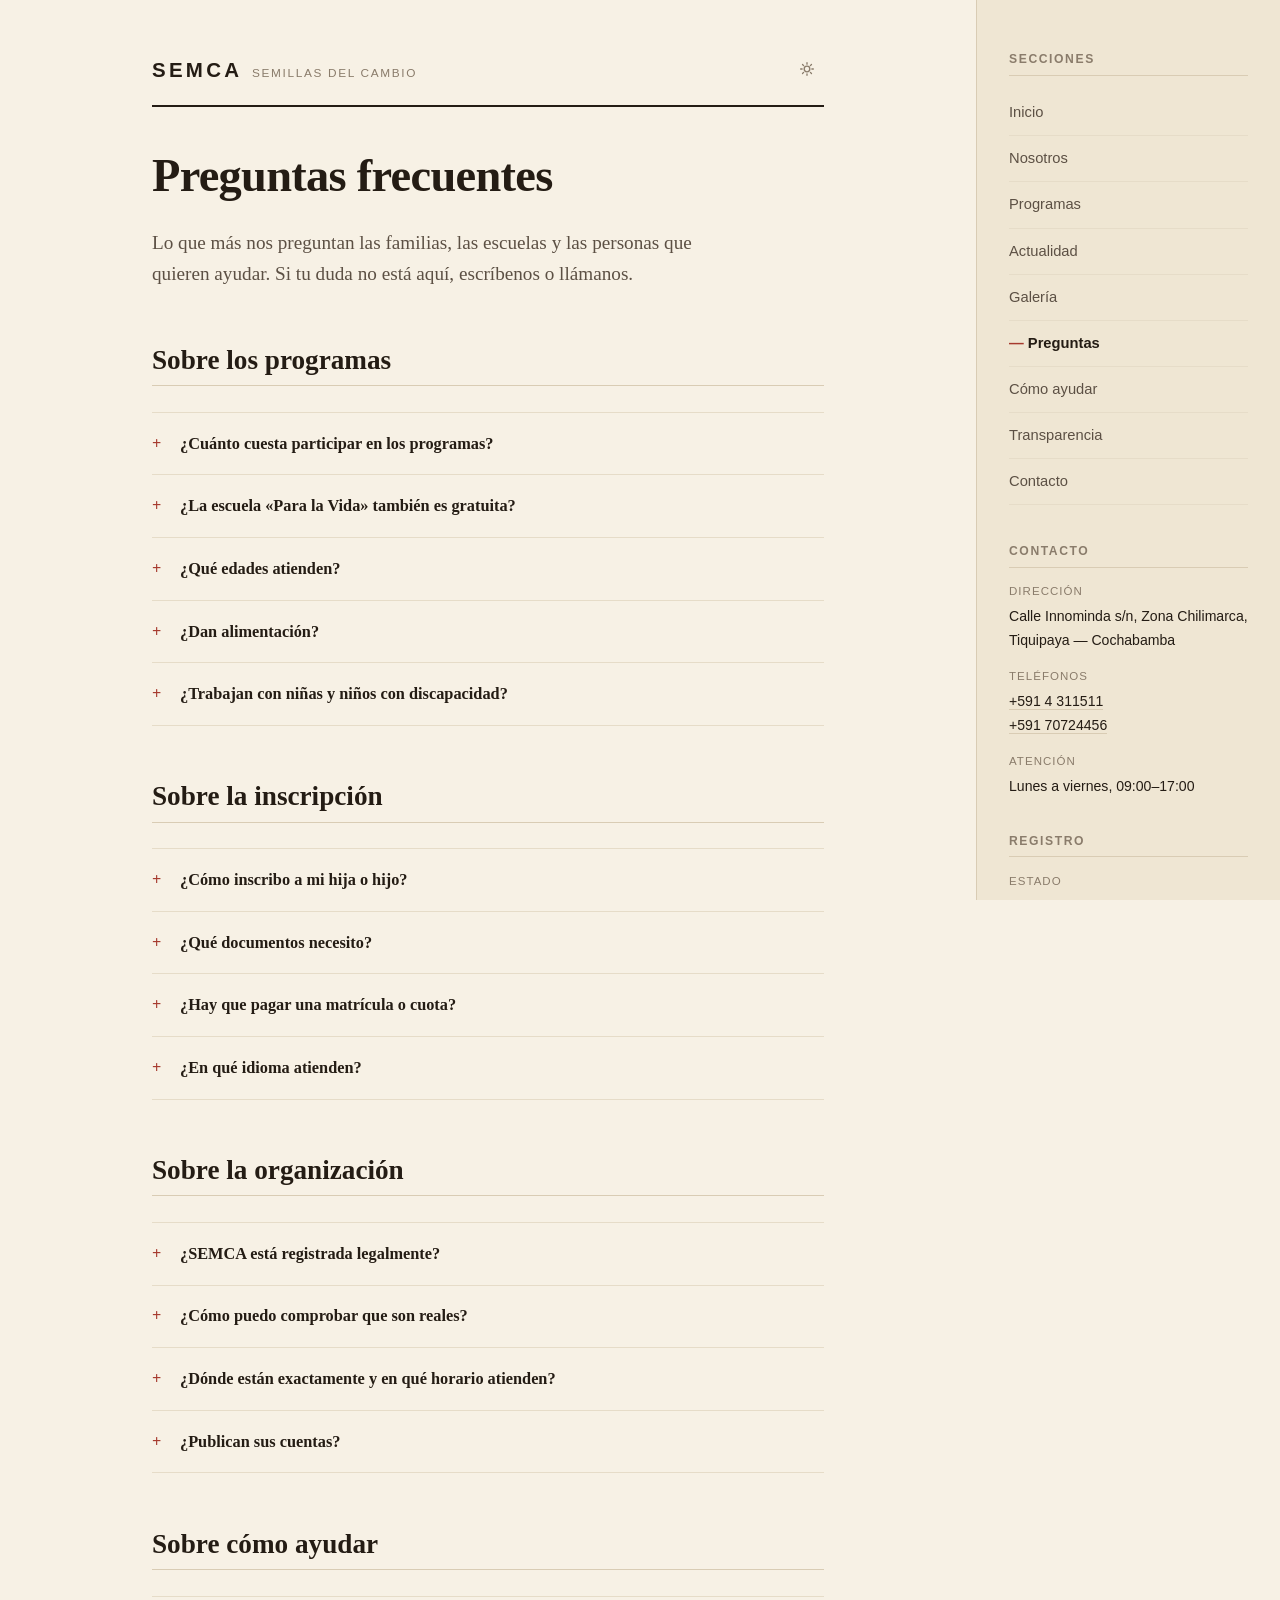
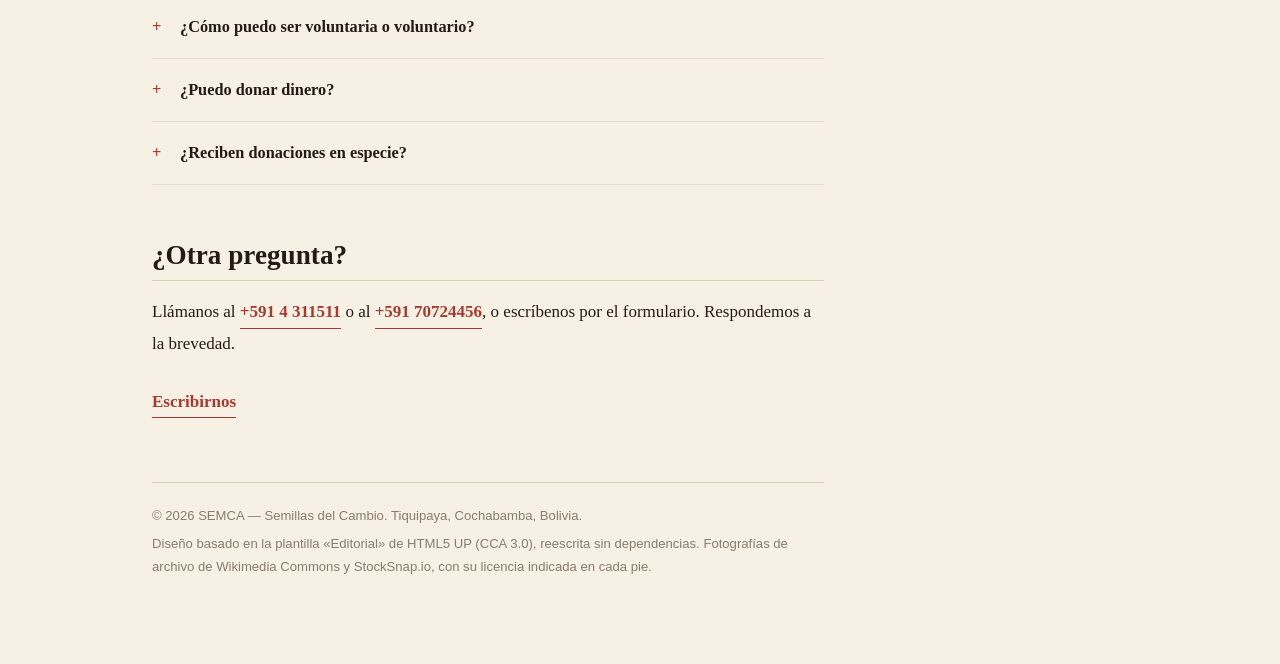
<file: preguntas.html>
<!DOCTYPE html>
<html lang="es">
<head>
<meta charset="utf-8">
<meta name="viewport" content="width=device-width,initial-scale=1">
<title>Preguntas frecuentes — SEMCA · Semillas del Cambio</title>
<meta name="description" content="Preguntas frecuentes sobre los programas, la inscripción, la organización y cómo ayudar en SEMCA — Semillas del Cambio, Tiquipaya, Cochabamba (Bolivia).">
<meta name="theme-color" content="#A63A2E">
<meta property="og:type" content="website">
<meta property="og:site_name" content="SEMCA — Semillas del Cambio">
<meta property="og:title" content="Preguntas frecuentes — SEMCA · Semillas del Cambio">
<meta property="og:description" content="Preguntas frecuentes sobre los programas, la inscripción, la organización y cómo ayudar en SEMCA — Semillas del Cambio, Tiquipaya, Cochabamba (Bolivia).">
<meta property="og:locale" content="es_BO">
<meta name="twitter:card" content="summary">
<link rel="icon" href="data:image/svg+xml,%3Csvg xmlns='http://www.w3.org/2000/svg' viewBox='0 0 48 48'%3E%3Crect width='48' height='48' rx='9' fill='%23A63A2E'/%3E%3Cpath d='M24 12c5 4 7 8 7 12a7 7 0 0 1-14 0c0-4 2-8 7-12z' fill='%23F7F1E5'/%3E%3Cpath d='M24 20v14' stroke='%23C98F22' stroke-width='2'/%3E%3C/svg%3E">
<link rel="manifest" href="manifest.webmanifest">
<link rel="apple-touch-icon" href="icono.svg">
<link rel="stylesheet" href="css/style.css">
<script>(function(){try{var t=localStorage.getItem("semca-theme");if(t!=="dark"&&t!=="light"){t=window.matchMedia&&window.matchMedia("(prefers-color-scheme: dark)").matches?"dark":"light";}document.documentElement.setAttribute("data-theme",t);}catch(e){}})();</script>
</head>
<body>

<a class="skip" href="#contenido">Saltar al contenido</a>

<div class="wrapper">
  <div class="main">
    <div class="inner">

      <header class="site-head">
        <a class="brand" href="index.html">
          <b>SEMCA</b>
          <span>Semillas del Cambio</span>
        </a>
        <div class="controls">
          <button class="theme-toggle" type="button" aria-label="Cambiar tema" aria-pressed="false">
            <svg class="ic-sol" viewBox="0 0 24 24" fill="none" stroke="currentColor" stroke-width="2" stroke-linecap="round" aria-hidden="true"><circle cx="12" cy="12" r="4.2"/><path d="M12 2.5v2.2M12 19.3v2.2M2.5 12h2.2M19.3 12h2.2M5.3 5.3l1.6 1.6M17.1 17.1l1.6 1.6M18.7 5.3l-1.6 1.6M6.9 17.1l-1.6 1.6"/></svg>
            <svg class="ic-luna" viewBox="0 0 24 24" fill="none" stroke="currentColor" stroke-width="2" stroke-linecap="round" stroke-linejoin="round" aria-hidden="true"><path d="M20 14.5A8.5 8.5 0 0 1 9.5 4a8.5 8.5 0 1 0 10.5 10.5z"/></svg>
          </button>
        </div>
      </header>

      <main id="contenido">

        <section>
          <h1>Preguntas frecuentes</h1>
          <p class="entradilla">Lo que más nos preguntan las familias, las escuelas y las personas que quieren ayudar. Si tu duda no está aquí, escríbenos o llámanos.</p>
        </section>

        <section>
          <h2>Sobre los programas</h2>
          <div class="faq">

            <details>
              <summary>¿Cuánto cuesta participar en los programas?</summary>
              <div class="respuesta">
                <p>Nada. Todos los programas comunitarios de SEMCA son gratuitos. No se exige ninguna contribución económica para participar y ninguna familia queda fuera por su situación.</p>
              </div>
            </details>

            <details>
              <summary>¿La escuela «Para la Vida» también es gratuita?</summary>
              <div class="respuesta">
                <p>No. La Unidad Educativa «Para la Vida» es una unidad educativa privada y tiene su propio régimen de costos. Lo que es gratuito son los programas comunitarios: primera infancia, salud materno-infantil, nutrición, protección y escuela de familias.</p>
                <p>Si te interesa la escuela, consúltanos directamente y te explicamos las condiciones.</p>
              </div>
            </details>

            <details>
              <summary>¿Qué edades atienden?</summary>
              <div class="respuesta">
                <p>Los programas comunitarios acompañan a las familias desde los primeros meses de vida, con especial atención a los primeros 1.000 días. La Unidad Educativa tiene educación inicial y primaria.</p>
                <p>Si nos dices la edad de tu hija o hijo, te indicamos qué grupo le corresponde.</p>
              </div>
            </details>

            <details>
              <summary>¿Dan alimentación?</summary>
              <div class="respuesta">
                <p>Sí, ofrecemos merienda en las actividades y talleres de cocina saludable con las familias, trabajando con productos de la zona y del propio huerto escolar.</p>
              </div>
            </details>

            <details>
              <summary>¿Trabajan con niñas y niños con discapacidad?</summary>
              <div class="respuesta">
                <p>Cada caso se evalúa con la familia y, cuando hace falta, con la red pública de salud. Escríbenos y conversamos sobre tu situación concreta antes de prometerte algo que no podamos cumplir.</p>
              </div>
            </details>

          </div>
        </section>

        <section>
          <h2>Sobre la inscripción</h2>
          <div class="faq">

            <details>
              <summary>¿Cómo inscribo a mi hija o hijo?</summary>
              <div class="respuesta">
                <p>En tres pasos:</p>
                <ol>
                  <li>Escríbenos o llámanos y cuéntanos la edad de tu hija o hijo y el programa que te interesa.</li>
                  <li>Te invitamos a una visita para conocer el espacio y a las personas que acompañan el programa.</li>
                  <li>Nos sumamos al grupo que corresponde y empezamos.</li>
                </ol>
              </div>
            </details>

            <details>
              <summary>¿Qué documentos necesito?</summary>
              <div class="respuesta">
                <p>Para la escuela de familias: fotocopia de tu carnet de identidad, fotocopia del carnet del Sistema Único de Salud (SUS) y los documentos de tu hija o hijo.</p>
                <p>Para el resto de los programas, consúltanos: en general no pedimos más de lo necesario.</p>
              </div>
            </details>

            <details>
              <summary>¿Hay que pagar una matrícula o cuota?</summary>
              <div class="respuesta">
                <p>Para los programas comunitarios, no. No hay matrícula, cuota ni aporte obligatorio.</p>
              </div>
            </details>

            <details>
              <summary>¿En qué idioma atienden?</summary>
              <div class="respuesta">
                <p>En español. Si en tu familia se habla quechua, avísanos: buena parte de nuestro equipo es de la zona y nos acomodamos como podamos.</p>
              </div>
            </details>

          </div>
        </section>

        <section>
          <h2>Sobre la organización</h2>
          <div class="faq">

            <details>
              <summary>¿SEMCA está registrada legalmente?</summary>
              <div class="respuesta">
                <p>Sí. SEMCA — Semillas del Cambio figura en el Registro Único Nacional de ONG del Estado Plurinacional de Bolivia, con ámbito de trabajo en el departamento de Cochabamba y registro vigente hasta el 5 de febrero de 2027.</p>
              </div>
            </details>

            <details>
              <summary>¿Cómo puedo comprobar que son reales?</summary>
              <div class="respuesta">
                <p>No hace falta que nos creas: puedes consultar el listado oficial de ONG vigentes del Ministerio de Planificación del Desarrollo. En la página de <a class="enlace" href="transparencia.html">transparencia</a> están el número de registro, la dirección registrada y el enlace al documento del Estado.</p>
              </div>
            </details>

            <details>
              <summary>¿Dónde están exactamente y en qué horario atienden?</summary>
              <div class="respuesta">
                <p>En la calle Innominda s/n, zona Chilimarca, Tiquipaya — entre la avenida Chilimarca y la calle Innominda. La casa es de dos plantas, con pared de ladrillo visto y puerta color café. Atendemos de lunes a viernes, de 09:00 a 17:00.</p>
              </div>
            </details>

            <details>
              <summary>¿Publican sus cuentas?</summary>
              <div class="respuesta">
                <p>Publicamos nuestros datos de registro y nos comprometemos a informar en qué se usan los aportes que recibimos. El informe anual de actividades y el detalle de ingresos y gastos está en preparación y se publicará en la página de transparencia.</p>
              </div>
            </details>

          </div>
        </section>

        <section>
          <h2>Sobre cómo ayudar</h2>
          <div class="faq">

            <details>
              <summary>¿Cómo puedo ser voluntaria o voluntario?</summary>
              <div class="respuesta">
                <p>Escríbenos contándonos qué te gustaría hacer y cuánto tiempo tienes. Hacen falta manos para el apoyo escolar, los talleres, las jornadas de salud y las actividades deportivas. En <a class="enlace" href="ayudar.html">cómo ayudar</a> están los detalles.</p>
              </div>
            </details>

            <details>
              <summary>¿Puedo donar dinero?</summary>
              <div class="respuesta">
                <p>Todavía no tenemos un canal de donaciones en línea. Escríbenos y te contamos cómo hacerlo por transferencia o en persona. Preferimos decírtelo así antes que mostrarte un botón que no funciona.</p>
              </div>
            </details>

            <details>
              <summary>¿Reciben donaciones en especie?</summary>
              <div class="respuesta">
                <p>Sí. Materiales escolares, libros infantiles, útiles para el huerto y alimentos no perecederos siempre son bienvenidos. Escríbenos antes para coordinar la entrega y no duplicar lo que ya tenemos.</p>
              </div>
            </details>

          </div>
        </section>

        <section>
          <h2>¿Otra pregunta?</h2>
          <p>Llámanos al <a class="enlace" href="tel:+5914311511">+591 4 311511</a> o al <a class="enlace" href="tel:+59170724456">+591 70724456</a>, o escríbenos por el formulario. Respondemos a la brevedad.</p>
          <p class="acciones"><a class="enlace" href="contacto.html">Escribirnos</a></p>
        </section>

      </main>

      <footer class="site-foot">
        <p>© <span data-anio>2026</span> SEMCA — Semillas del Cambio. Tiquipaya, Cochabamba, Bolivia.</p>
        <p>Diseño basado en la plantilla «Editorial» de HTML5 UP (CCA 3.0), reescrita sin dependencias.
        Fotografías de archivo de Wikimedia Commons y StockSnap.io, con su licencia indicada en cada pie.</p>
      </footer>

    </div>
  </div>

  <aside class="sidebar">
    <nav aria-label="Navegación principal">
      <h4>Secciones</h4>
      <ul>
        <li><a href="index.html">Inicio</a></li>
        <li><a href="nosotros.html">Nosotros</a></li>
        <li><a href="programas.html">Programas</a></li>
        <li><a href="actualidad.html">Actualidad</a></li>
        <li><a href="galeria.html">Galería</a></li>
        <li><a href="preguntas.html">Preguntas</a></li>
        <li><a href="ayudar.html">Cómo ayudar</a></li>
        <li><a href="transparencia.html">Transparencia</a></li>
        <li><a href="contacto.html">Contacto</a></li>
      </ul>
    </nav>

    <div class="bloque">
      <h4>Contacto</h4>
      <dl>
        <dt>Dirección</dt>
        <dd>Calle Innominda s/n, Zona Chilimarca, Tiquipaya — Cochabamba</dd>
        <dt>Teléfonos</dt>
        <dd><a href="tel:+5914311511">+591 4 311511</a><br><a href="tel:+59170724456">+591 70724456</a></dd>
        <dt>Atención</dt>
        <dd>Lunes a viernes, 09:00–17:00</dd>
      </dl>
    </div>

    <div class="bloque">
      <h4>Registro</h4>
      <dl>
        <dt>Estado</dt>
        <dd>ONG vigente hasta el 5 de febrero de 2027</dd>
        <dt>Escuela</dt>
        <dd>Unidad Educativa «Para la Vida» — RUE 60900057</dd>
      </dl>
    </div>
  </aside>

</div>

<script src="js/main.js"></script>
</body>
</html>
</file>
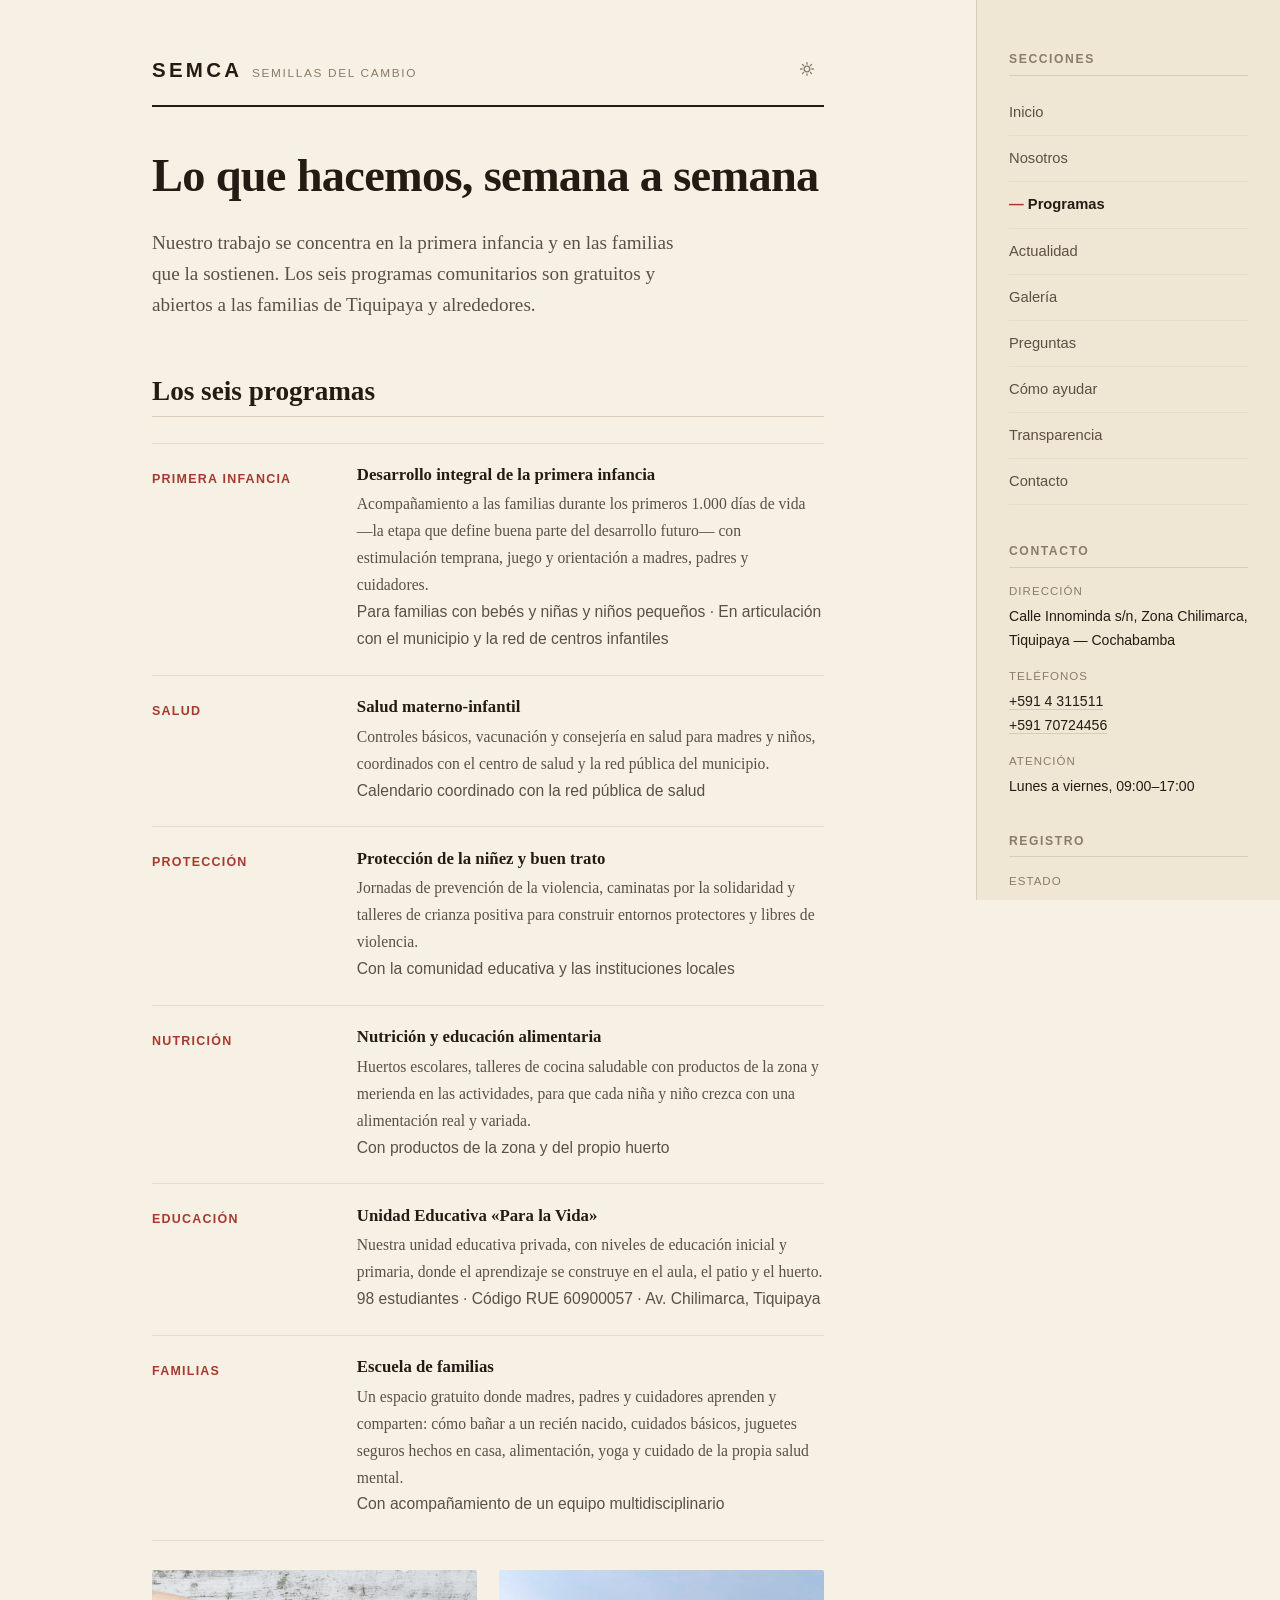
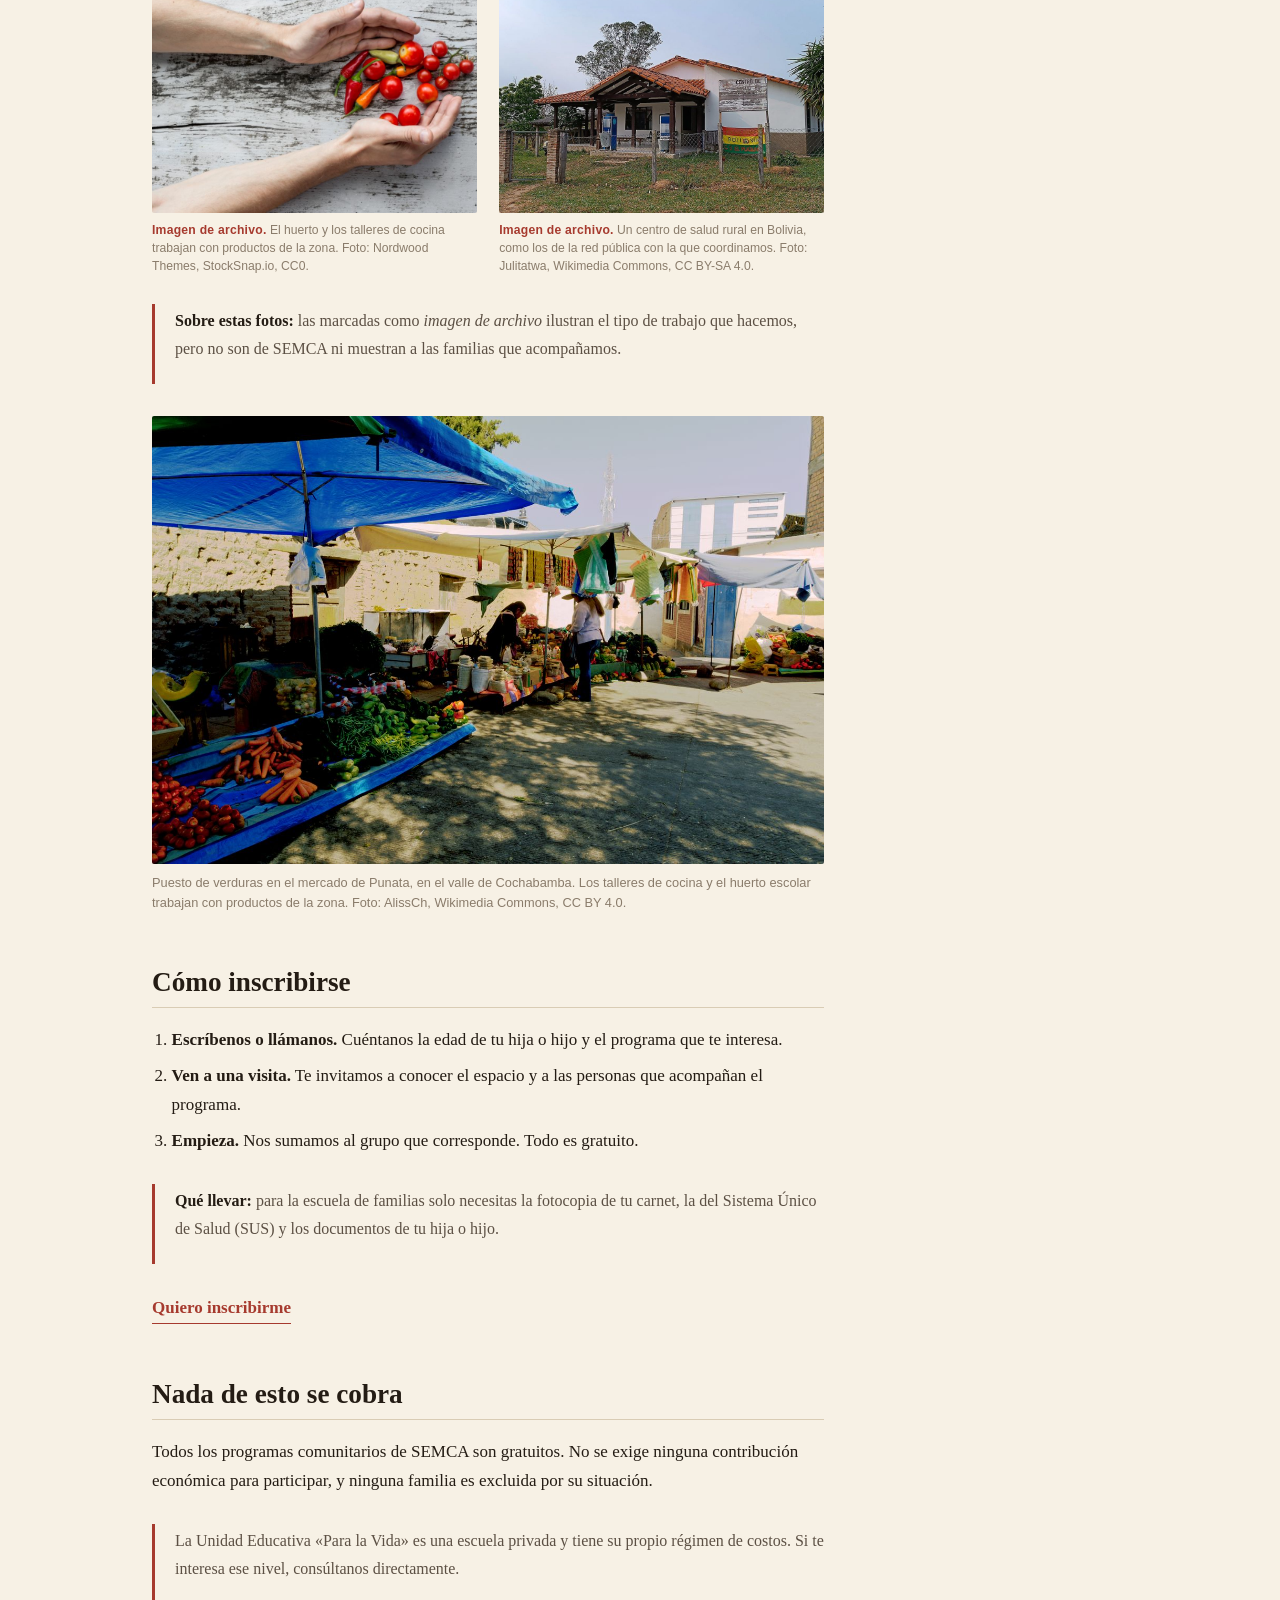
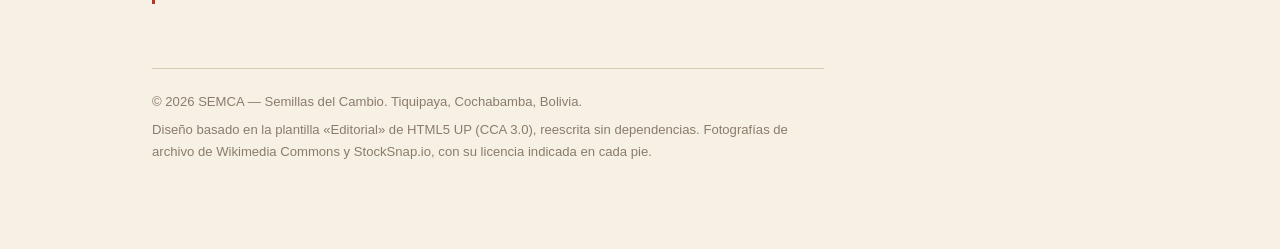
<file: programas.html>
<!DOCTYPE html>
<html lang="es">
<head>
<meta charset="utf-8">
<meta name="viewport" content="width=device-width,initial-scale=1">
<title>Programas — SEMCA · Semillas del Cambio</title>
<meta name="description" content="Programas de primera infancia, salud materno-infantil, protección de la niñez, nutrición y educación de SEMCA — Semillas del Cambio, Tiquipaya, Cochabamba (Bolivia).">
<meta name="theme-color" content="#A63A2E">
<meta property="og:type" content="website">
<meta property="og:site_name" content="SEMCA — Semillas del Cambio">
<meta property="og:title" content="Programas — SEMCA · Semillas del Cambio">
<meta property="og:description" content="Programas de primera infancia, salud materno-infantil, protección de la niñez, nutrición y educación de SEMCA — Semillas del Cambio, Tiquipaya, Cochabamba (Bolivia).">
<meta property="og:locale" content="es_BO">
<meta name="twitter:card" content="summary">
<link rel="icon" href="data:image/svg+xml,%3Csvg xmlns='http://www.w3.org/2000/svg' viewBox='0 0 48 48'%3E%3Crect width='48' height='48' rx='9' fill='%23A63A2E'/%3E%3Cpath d='M24 12c5 4 7 8 7 12a7 7 0 0 1-14 0c0-4 2-8 7-12z' fill='%23F7F1E5'/%3E%3Cpath d='M24 20v14' stroke='%23C98F22' stroke-width='2'/%3E%3C/svg%3E">
<link rel="manifest" href="manifest.webmanifest">
<link rel="apple-touch-icon" href="icono.svg">
<link rel="stylesheet" href="css/style.css">
<script>(function(){try{var t=localStorage.getItem("semca-theme");if(t!=="dark"&&t!=="light"){t=window.matchMedia&&window.matchMedia("(prefers-color-scheme: dark)").matches?"dark":"light";}document.documentElement.setAttribute("data-theme",t);}catch(e){}})();</script>
</head>
<body>

<a class="skip" href="#contenido">Saltar al contenido</a>

<div class="wrapper">
  <div class="main">
    <div class="inner">

      <header class="site-head">
        <a class="brand" href="index.html">
          <b>SEMCA</b>
          <span>Semillas del Cambio</span>
        </a>
        <div class="controls">
          <button class="theme-toggle" type="button" aria-label="Cambiar tema" aria-pressed="false">
            <svg class="ic-sol" viewBox="0 0 24 24" fill="none" stroke="currentColor" stroke-width="2" stroke-linecap="round" aria-hidden="true"><circle cx="12" cy="12" r="4.2"/><path d="M12 2.5v2.2M12 19.3v2.2M2.5 12h2.2M19.3 12h2.2M5.3 5.3l1.6 1.6M17.1 17.1l1.6 1.6M18.7 5.3l-1.6 1.6M6.9 17.1l-1.6 1.6"/></svg>
            <svg class="ic-luna" viewBox="0 0 24 24" fill="none" stroke="currentColor" stroke-width="2" stroke-linecap="round" stroke-linejoin="round" aria-hidden="true"><path d="M20 14.5A8.5 8.5 0 0 1 9.5 4a8.5 8.5 0 1 0 10.5 10.5z"/></svg>
          </button>
        </div>
      </header>

      <main id="contenido">

        <section>
          <h1>Lo que hacemos, semana a semana</h1>
          <p class="entradilla">Nuestro trabajo se concentra en la primera infancia y en las familias que la sostienen. Los seis programas comunitarios son gratuitos y abiertos a las familias de Tiquipaya y alrededores.</p>
        </section>

        <section>
          <h2>Los seis programas</h2>

          <ul class="lista-editorial">
            <li>
              <span class="etiqueta">Primera infancia</span>
              <div>
                <h3>Desarrollo integral de la primera infancia</h3>
                <p>Acompañamiento a las familias durante los primeros 1.000 días de vida —la etapa que define buena parte del desarrollo futuro— con estimulación temprana, juego y orientación a madres, padres y cuidadores.</p>
                <p class="dato">Para familias con bebés y niñas y niños pequeños · En articulación con el municipio y la red de centros infantiles</p>
              </div>
            </li>
            <li>
              <span class="etiqueta">Salud</span>
              <div>
                <h3>Salud materno-infantil</h3>
                <p>Controles básicos, vacunación y consejería en salud para madres y niños, coordinados con el centro de salud y la red pública del municipio.</p>
                <p class="dato">Calendario coordinado con la red pública de salud</p>
              </div>
            </li>
            <li>
              <span class="etiqueta">Protección</span>
              <div>
                <h3>Protección de la niñez y buen trato</h3>
                <p>Jornadas de prevención de la violencia, caminatas por la solidaridad y talleres de crianza positiva para construir entornos protectores y libres de violencia.</p>
                <p class="dato">Con la comunidad educativa y las instituciones locales</p>
              </div>
            </li>
            <li>
              <span class="etiqueta">Nutrición</span>
              <div>
                <h3>Nutrición y educación alimentaria</h3>
                <p>Huertos escolares, talleres de cocina saludable con productos de la zona y merienda en las actividades, para que cada niña y niño crezca con una alimentación real y variada.</p>
                <p class="dato">Con productos de la zona y del propio huerto</p>
              </div>
            </li>
            <li>
              <span class="etiqueta">Educación</span>
              <div>
                <h3>Unidad Educativa «Para la Vida»</h3>
                <p>Nuestra unidad educativa privada, con niveles de educación inicial y primaria, donde el aprendizaje se construye en el aula, el patio y el huerto.</p>
                <p class="dato">98 estudiantes · Código RUE 60900057 · Av. Chilimarca, Tiquipaya</p>
              </div>
            </li>
            <li>
              <span class="etiqueta">Familias</span>
              <div>
                <h3>Escuela de familias</h3>
                <p>Un espacio gratuito donde madres, padres y cuidadores aprenden y comparten: cómo bañar a un recién nacido, cuidados básicos, juguetes seguros hechos en casa, alimentación, yoga y cuidado de la propia salud mental.</p>
                <p class="dato">Con acompañamiento de un equipo multidisciplinario</p>
              </div>
            </li>
          </ul>

          <div class="trabajo trabajo--dos">
            <figure>
              <img src="img/productos.jpg" width="960" height="640" loading="lazy" decoding="async"
                   alt="Manos sosteniendo tomates cherry sobre una mesa de madera">
              <figcaption><span class="archivo">Imagen de archivo.</span> El huerto y los talleres de cocina trabajan con productos de la zona. Foto: Nordwood Themes, <a href="https://stocksnap.io/photo/hands-rustic-7UZYSYUAX7" rel="noopener">StockSnap.io</a>, CC0.</figcaption>
            </figure>
            <figure>
              <img src="img/salud.jpg" width="1000" height="750" loading="lazy" decoding="async"
                   alt="Puesto de salud rural en Bolivia, con techo de teja y bandera boliviana">
              <figcaption><span class="archivo">Imagen de archivo.</span> Un centro de salud rural en Bolivia, como los de la red pública con la que coordinamos. Foto: Julitatwa, <a href="https://commons.wikimedia.org/wiki/File:Centro_de_Salud_Puquio,_en_Lomerio,_Santa_Cruz,_Bolivia.jpg" rel="noopener">Wikimedia Commons</a>, CC BY-SA 4.0.</figcaption>
            </figure>
          </div>

          <div class="nota">
            <p><strong>Sobre estas fotos:</strong> las marcadas como <em>imagen de archivo</em> ilustran el tipo de trabajo que hacemos, pero no son de SEMCA ni muestran a las familias que acompañamos.</p>
          </div>

          <figure>
            <img src="img/mercado.jpg" width="1280" height="853" loading="lazy" decoding="async"
                 alt="Puesto de verduras en un mercado del valle de Cochabamba, con canastas de hortalizas frescas">
            <figcaption>Puesto de verduras en el mercado de Punata, en el valle de Cochabamba. Los talleres de cocina y el huerto escolar trabajan con productos de la zona. Foto: AlissCh, <a href="https://commons.wikimedia.org/wiki/File:Vista_general_de_un_puesto_de_verduras_en_el_mercado_de_Punata,_Bolivia.png" rel="noopener">Wikimedia Commons</a>, CC BY 4.0.</figcaption>
          </figure>
        </section>

        <section>
          <h2>Cómo inscribirse</h2>
          <ol>
            <li><strong>Escríbenos o llámanos.</strong> Cuéntanos la edad de tu hija o hijo y el programa que te interesa.</li>
            <li><strong>Ven a una visita.</strong> Te invitamos a conocer el espacio y a las personas que acompañan el programa.</li>
            <li><strong>Empieza.</strong> Nos sumamos al grupo que corresponde. Todo es gratuito.</li>
          </ol>

          <div class="nota">
            <p><strong>Qué llevar:</strong> para la escuela de familias solo necesitas la fotocopia de tu carnet, la del Sistema Único de Salud (SUS) y los documentos de tu hija o hijo.</p>
          </div>

          <p class="acciones"><a class="enlace" href="contacto.html">Quiero inscribirme</a></p>
        </section>

        <section>
          <h2>Nada de esto se cobra</h2>
          <p>Todos los programas comunitarios de SEMCA son gratuitos. No se exige ninguna contribución económica para participar, y ninguna familia es excluida por su situación.</p>
          <div class="nota">
            <p>La Unidad Educativa «Para la Vida» es una escuela privada y tiene su propio régimen de costos. Si te interesa ese nivel, consúltanos directamente.</p>
          </div>
        </section>

      </main>

      <footer class="site-foot">
        <p>© <span data-anio>2026</span> SEMCA — Semillas del Cambio. Tiquipaya, Cochabamba, Bolivia.</p>
        <p>Diseño basado en la plantilla «Editorial» de HTML5 UP (CCA 3.0), reescrita sin dependencias.
        Fotografías de archivo de Wikimedia Commons y StockSnap.io, con su licencia indicada en cada pie.</p>
      </footer>

    </div>
  </div>

  <aside class="sidebar">
    <nav aria-label="Navegación principal">
      <h4>Secciones</h4>
      <ul>
        <li><a href="index.html">Inicio</a></li>
        <li><a href="nosotros.html">Nosotros</a></li>
        <li><a href="programas.html">Programas</a></li>
        <li><a href="actualidad.html">Actualidad</a></li>
        <li><a href="galeria.html">Galería</a></li>
        <li><a href="preguntas.html">Preguntas</a></li>
        <li><a href="ayudar.html">Cómo ayudar</a></li>
        <li><a href="transparencia.html">Transparencia</a></li>
        <li><a href="contacto.html">Contacto</a></li>
      </ul>
    </nav>

    <div class="bloque">
      <h4>Contacto</h4>
      <dl>
        <dt>Dirección</dt>
        <dd>Calle Innominda s/n, Zona Chilimarca, Tiquipaya — Cochabamba</dd>
        <dt>Teléfonos</dt>
        <dd><a href="tel:+5914311511">+591 4 311511</a><br><a href="tel:+59170724456">+591 70724456</a></dd>
        <dt>Atención</dt>
        <dd>Lunes a viernes, 09:00–17:00</dd>
      </dl>
    </div>

    <div class="bloque">
      <h4>Registro</h4>
      <dl>
        <dt>Estado</dt>
        <dd>ONG vigente hasta el 5 de febrero de 2027</dd>
        <dt>Escuela</dt>
        <dd>Unidad Educativa «Para la Vida» — RUE 60900057</dd>
      </dl>
    </div>
  </aside>

</div>

<script src="js/main.js"></script>
</body>
</html>
</file>
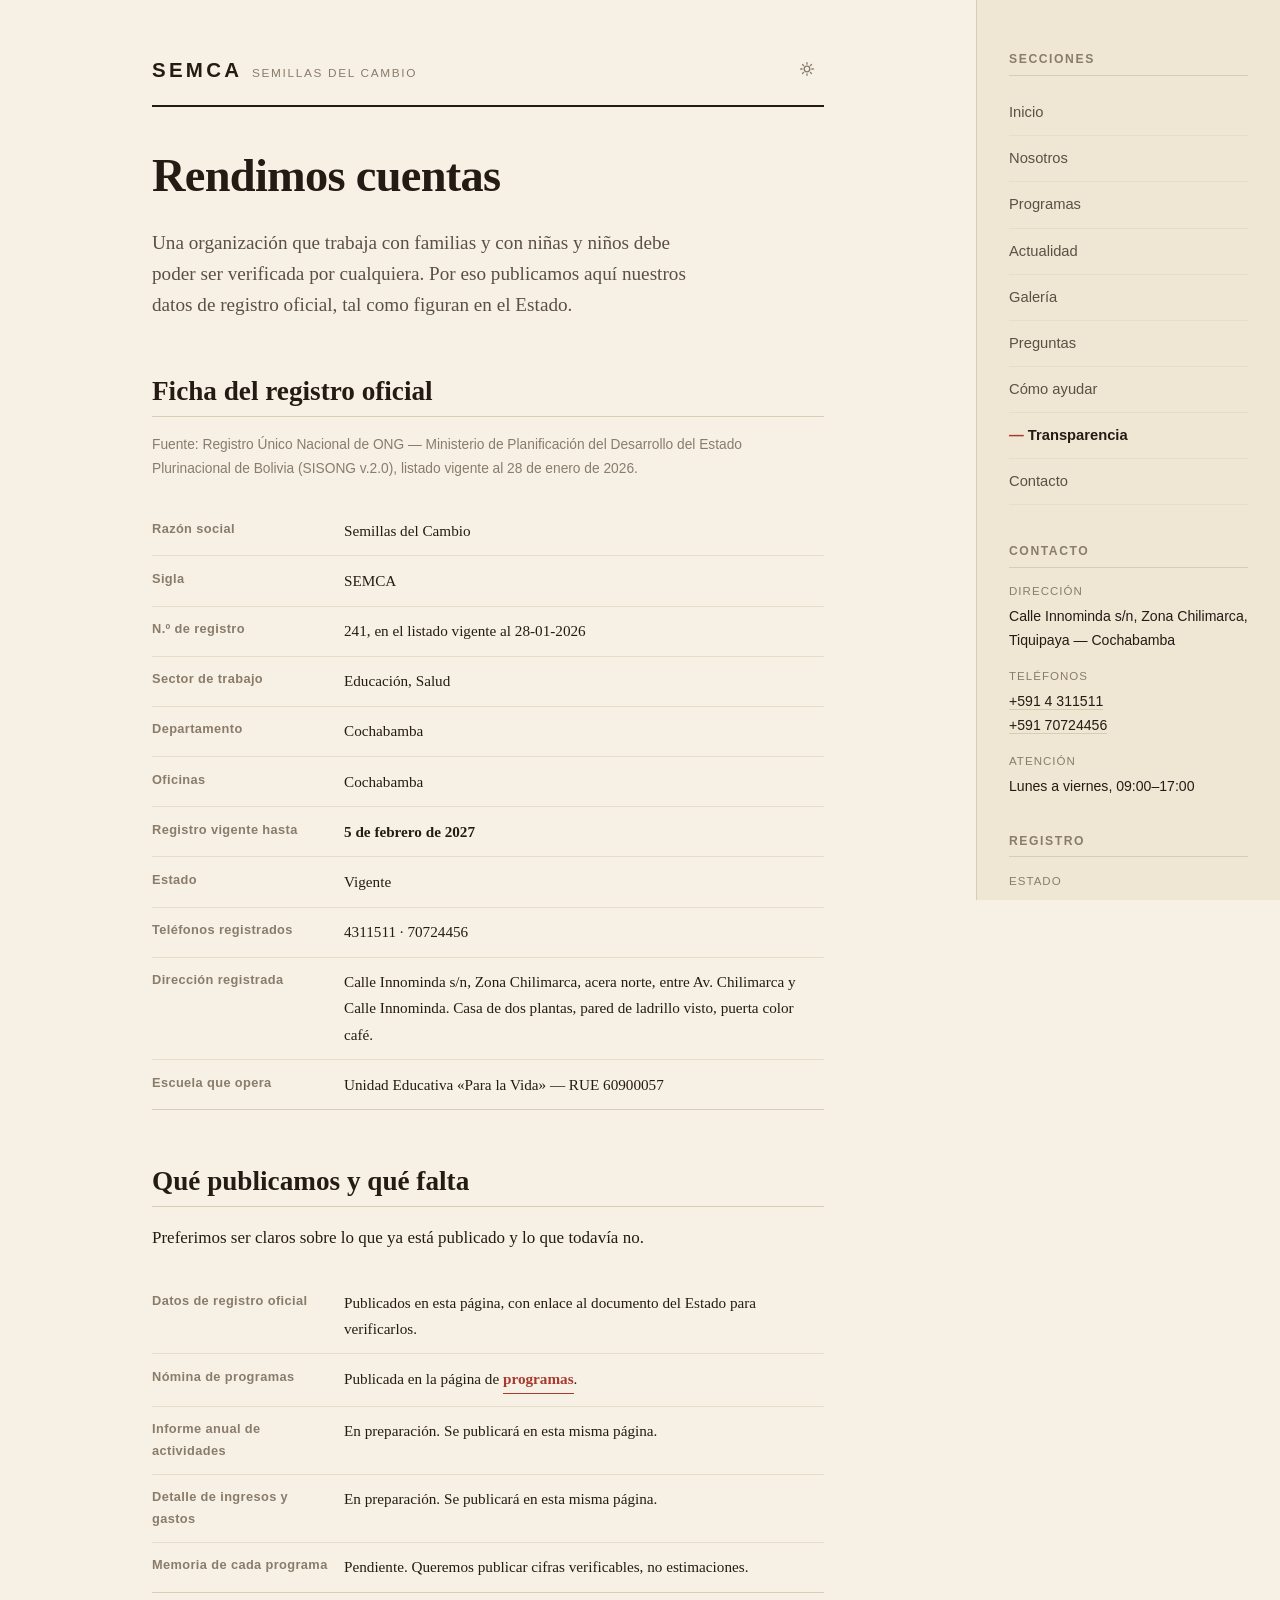
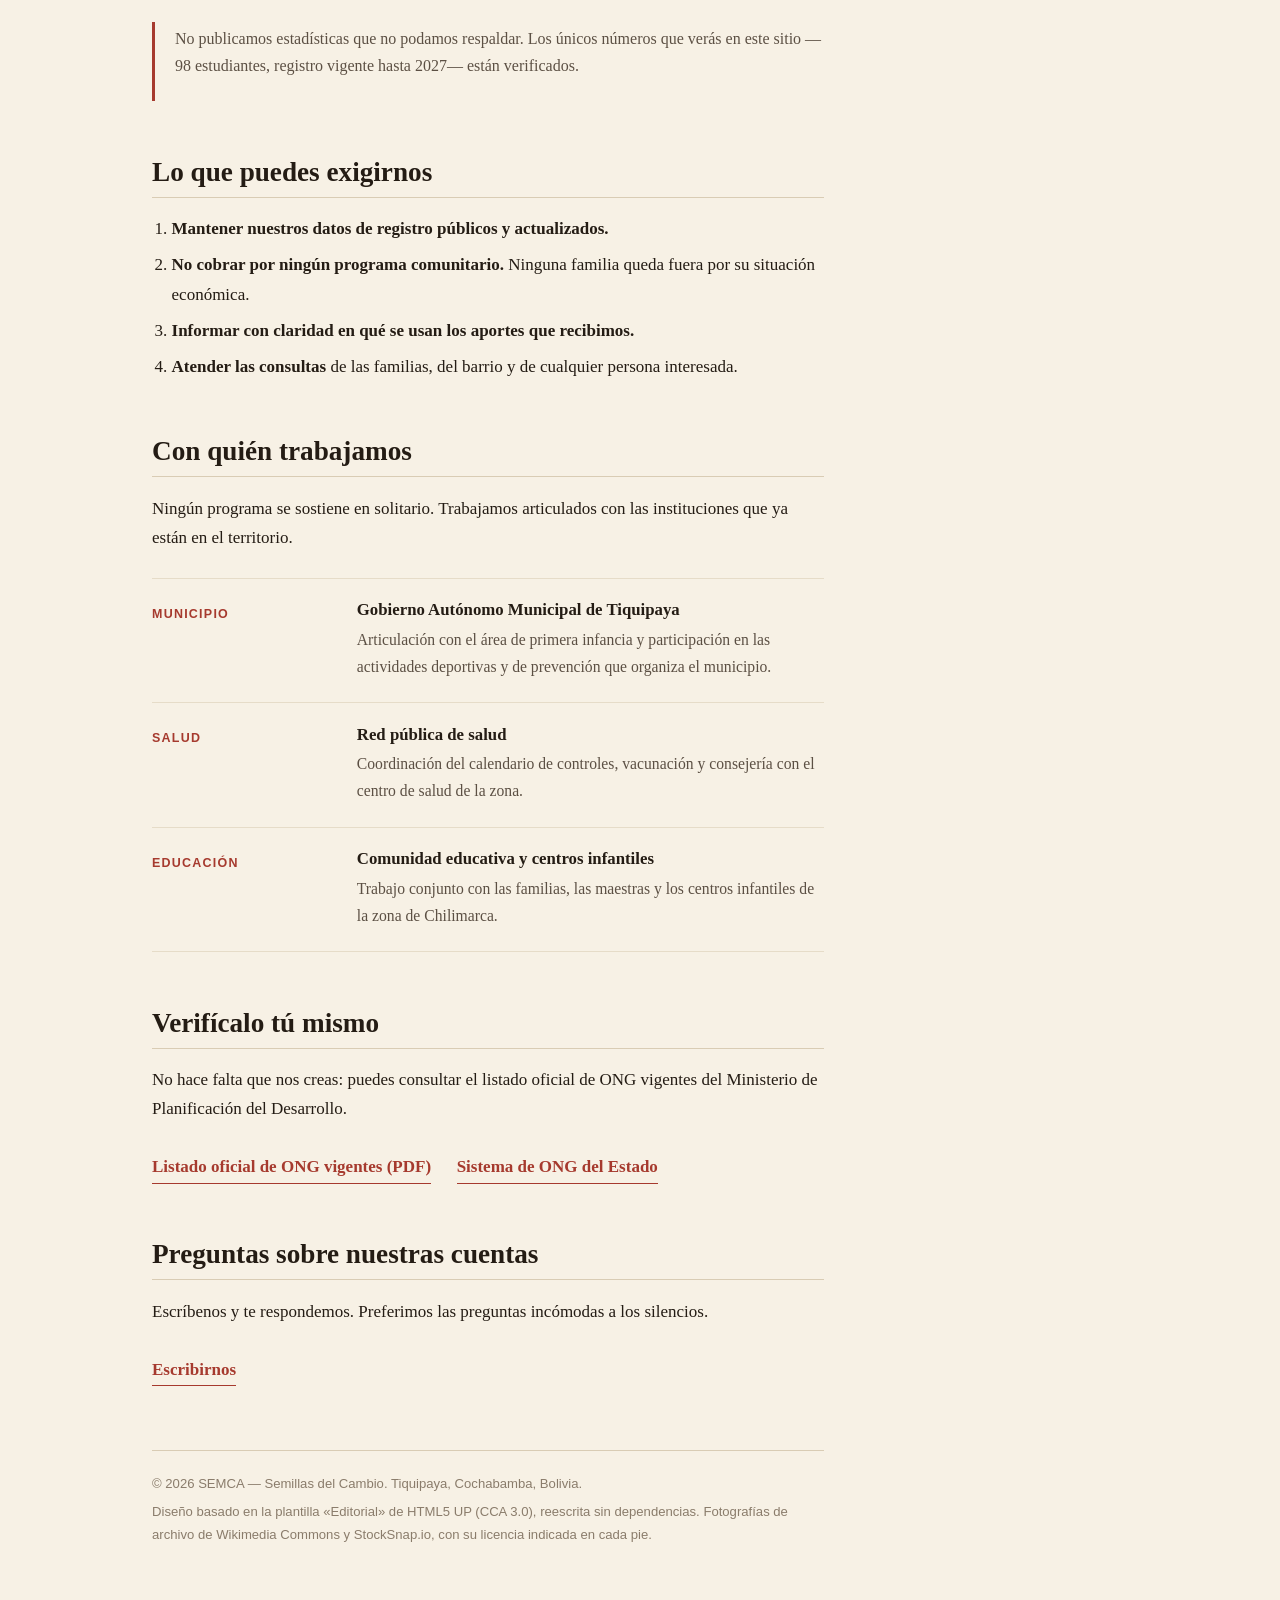
<file: transparencia.html>
<!DOCTYPE html>
<html lang="es">
<head>
<meta charset="utf-8">
<meta name="viewport" content="width=device-width,initial-scale=1">
<title>Transparencia — SEMCA · Semillas del Cambio</title>
<meta name="description" content="Datos del registro oficial de SEMCA — Semillas del Cambio en el Registro Único Nacional de ONG de Bolivia. Tiquipaya, Cochabamba.">
<meta name="theme-color" content="#A63A2E">
<meta property="og:type" content="website">
<meta property="og:site_name" content="SEMCA — Semillas del Cambio">
<meta property="og:title" content="Transparencia — SEMCA · Semillas del Cambio">
<meta property="og:description" content="Datos del registro oficial de SEMCA — Semillas del Cambio en el Registro Único Nacional de ONG de Bolivia. Tiquipaya, Cochabamba.">
<meta property="og:locale" content="es_BO">
<meta name="twitter:card" content="summary">
<link rel="icon" href="data:image/svg+xml,%3Csvg xmlns='http://www.w3.org/2000/svg' viewBox='0 0 48 48'%3E%3Crect width='48' height='48' rx='9' fill='%23A63A2E'/%3E%3Cpath d='M24 12c5 4 7 8 7 12a7 7 0 0 1-14 0c0-4 2-8 7-12z' fill='%23F7F1E5'/%3E%3Cpath d='M24 20v14' stroke='%23C98F22' stroke-width='2'/%3E%3C/svg%3E">
<link rel="manifest" href="manifest.webmanifest">
<link rel="apple-touch-icon" href="icono.svg">
<link rel="stylesheet" href="css/style.css">
<script>(function(){try{var t=localStorage.getItem("semca-theme");if(t!=="dark"&&t!=="light"){t=window.matchMedia&&window.matchMedia("(prefers-color-scheme: dark)").matches?"dark":"light";}document.documentElement.setAttribute("data-theme",t);}catch(e){}})();</script>
</head>
<body>

<a class="skip" href="#contenido">Saltar al contenido</a>

<div class="wrapper">
  <div class="main">
    <div class="inner">

      <header class="site-head">
        <a class="brand" href="index.html">
          <b>SEMCA</b>
          <span>Semillas del Cambio</span>
        </a>
        <div class="controls">
          <button class="theme-toggle" type="button" aria-label="Cambiar tema" aria-pressed="false">
            <svg class="ic-sol" viewBox="0 0 24 24" fill="none" stroke="currentColor" stroke-width="2" stroke-linecap="round" aria-hidden="true"><circle cx="12" cy="12" r="4.2"/><path d="M12 2.5v2.2M12 19.3v2.2M2.5 12h2.2M19.3 12h2.2M5.3 5.3l1.6 1.6M17.1 17.1l1.6 1.6M18.7 5.3l-1.6 1.6M6.9 17.1l-1.6 1.6"/></svg>
            <svg class="ic-luna" viewBox="0 0 24 24" fill="none" stroke="currentColor" stroke-width="2" stroke-linecap="round" stroke-linejoin="round" aria-hidden="true"><path d="M20 14.5A8.5 8.5 0 0 1 9.5 4a8.5 8.5 0 1 0 10.5 10.5z"/></svg>
          </button>
        </div>
      </header>

      <main id="contenido">

        <section>
          <h1>Rendimos cuentas</h1>
          <p class="entradilla">Una organización que trabaja con familias y con niñas y niños debe poder ser verificada por cualquiera. Por eso publicamos aquí nuestros datos de registro oficial, tal como figuran en el Estado.</p>
        </section>

        <section>
          <h2>Ficha del registro oficial</h2>
          <p class="dato">Fuente: Registro Único Nacional de ONG — Ministerio de Planificación del Desarrollo del Estado Plurinacional de Bolivia (SISONG v.2.0), listado vigente al 28 de enero de 2026.</p>

          <table class="tabla">
            <tr><th>Razón social</th><td>Semillas del Cambio</td></tr>
            <tr><th>Sigla</th><td>SEMCA</td></tr>
            <tr><th>N.º de registro</th><td>241, en el listado vigente al 28-01-2026</td></tr>
            <tr><th>Sector de trabajo</th><td>Educación, Salud</td></tr>
            <tr><th>Departamento</th><td>Cochabamba</td></tr>
            <tr><th>Oficinas</th><td>Cochabamba</td></tr>
            <tr><th>Registro vigente hasta</th><td><b>5 de febrero de 2027</b></td></tr>
            <tr><th>Estado</th><td>Vigente</td></tr>
            <tr><th>Teléfonos registrados</th><td><a href="tel:+5914311511">4311511</a> · <a href="tel:+59170724456">70724456</a></td></tr>
            <tr><th>Dirección registrada</th><td>Calle Innominda s/n, Zona Chilimarca, acera norte, entre Av. Chilimarca y Calle Innominda. Casa de dos plantas, pared de ladrillo visto, puerta color café.</td></tr>
            <tr><th>Escuela que opera</th><td>Unidad Educativa «Para la Vida» — RUE 60900057</td></tr>
          </table>
        </section>

        <section>
          <h2>Qué publicamos y qué falta</h2>
          <p>Preferimos ser claros sobre lo que ya está publicado y lo que todavía no.</p>

          <table class="tabla">
            <tr>
              <th>Datos de registro oficial</th>
              <td>Publicados en esta página, con enlace al documento del Estado para verificarlos.</td>
            </tr>
            <tr>
              <th>Nómina de programas</th>
              <td>Publicada en la página de <a class="enlace" href="programas.html">programas</a>.</td>
            </tr>
            <tr>
              <th>Informe anual de actividades</th>
              <td>En preparación. Se publicará en esta misma página.</td>
            </tr>
            <tr>
              <th>Detalle de ingresos y gastos</th>
              <td>En preparación. Se publicará en esta misma página.</td>
            </tr>
            <tr>
              <th>Memoria de cada programa</th>
              <td>Pendiente. Queremos publicar cifras verificables, no estimaciones.</td>
            </tr>
          </table>

          <div class="nota">
            <p>No publicamos estadísticas que no podamos respaldar. Los únicos números que verás en este sitio —98 estudiantes, registro vigente hasta 2027— están verificados.</p>
          </div>
        </section>

        <section>
          <h2>Lo que puedes exigirnos</h2>
          <ol>
            <li><strong>Mantener nuestros datos de registro públicos y actualizados.</strong></li>
            <li><strong>No cobrar por ningún programa comunitario.</strong> Ninguna familia queda fuera por su situación económica.</li>
            <li><strong>Informar con claridad en qué se usan los aportes que recibimos.</strong></li>
            <li><strong>Atender las consultas</strong> de las familias, del barrio y de cualquier persona interesada.</li>
          </ol>
        </section>

        <section>
          <h2>Con quién trabajamos</h2>
          <p>Ningún programa se sostiene en solitario. Trabajamos articulados con las instituciones que ya están en el territorio.</p>

          <ul class="lista-editorial">
            <li>
              <span class="etiqueta">Municipio</span>
              <div>
                <h3>Gobierno Autónomo Municipal de Tiquipaya</h3>
                <p>Articulación con el área de primera infancia y participación en las actividades deportivas y de prevención que organiza el municipio.</p>
              </div>
            </li>
            <li>
              <span class="etiqueta">Salud</span>
              <div>
                <h3>Red pública de salud</h3>
                <p>Coordinación del calendario de controles, vacunación y consejería con el centro de salud de la zona.</p>
              </div>
            </li>
            <li>
              <span class="etiqueta">Educación</span>
              <div>
                <h3>Comunidad educativa y centros infantiles</h3>
                <p>Trabajo conjunto con las familias, las maestras y los centros infantiles de la zona de Chilimarca.</p>
              </div>
            </li>
          </ul>
        </section>

        <section>
          <h2>Verifícalo tú mismo</h2>
          <p>No hace falta que nos creas: puedes consultar el listado oficial de ONG vigentes del Ministerio de Planificación del Desarrollo.</p>
          <p class="acciones">
            <a class="enlace" href="https://www.planificacion.gob.bo/uploads/ong-nac_28012026.pdf" rel="noopener">Listado oficial de ONG vigentes (PDF)</a>
            <a class="enlace" href="https://ong.planificacion.gob.bo/" rel="noopener">Sistema de ONG del Estado</a>
          </p>
        </section>

        <section>
          <h2>Preguntas sobre nuestras cuentas</h2>
          <p>Escríbenos y te respondemos. Preferimos las preguntas incómodas a los silencios.</p>
          <p class="acciones"><a class="enlace" href="contacto.html">Escribirnos</a></p>
        </section>

      </main>

      <footer class="site-foot">
        <p>© <span data-anio>2026</span> SEMCA — Semillas del Cambio. Tiquipaya, Cochabamba, Bolivia.</p>
        <p>Diseño basado en la plantilla «Editorial» de HTML5 UP (CCA 3.0), reescrita sin dependencias.
        Fotografías de archivo de Wikimedia Commons y StockSnap.io, con su licencia indicada en cada pie.</p>
      </footer>

    </div>
  </div>

  <aside class="sidebar">
    <nav aria-label="Navegación principal">
      <h4>Secciones</h4>
      <ul>
        <li><a href="index.html">Inicio</a></li>
        <li><a href="nosotros.html">Nosotros</a></li>
        <li><a href="programas.html">Programas</a></li>
        <li><a href="actualidad.html">Actualidad</a></li>
        <li><a href="galeria.html">Galería</a></li>
        <li><a href="preguntas.html">Preguntas</a></li>
        <li><a href="ayudar.html">Cómo ayudar</a></li>
        <li><a href="transparencia.html">Transparencia</a></li>
        <li><a href="contacto.html">Contacto</a></li>
      </ul>
    </nav>

    <div class="bloque">
      <h4>Contacto</h4>
      <dl>
        <dt>Dirección</dt>
        <dd>Calle Innominda s/n, Zona Chilimarca, Tiquipaya — Cochabamba</dd>
        <dt>Teléfonos</dt>
        <dd><a href="tel:+5914311511">+591 4 311511</a><br><a href="tel:+59170724456">+591 70724456</a></dd>
        <dt>Atención</dt>
        <dd>Lunes a viernes, 09:00–17:00</dd>
      </dl>
    </div>

    <div class="bloque">
      <h4>Registro</h4>
      <dl>
        <dt>Estado</dt>
        <dd>ONG vigente hasta el 5 de febrero de 2027</dd>
        <dt>Escuela</dt>
        <dd>Unidad Educativa «Para la Vida» — RUE 60900057</dd>
      </dl>
    </div>
  </aside>

</div>

<script src="js/main.js"></script>
</body>
</html>
</file>
<file: css/style.css>
/* ==========================================================================
   SEMCA — Semillas del Cambio · Tiquipaya, Cochabamba (Bolivia)
   Hoja de estilos única.

   Estructura editorial: columna de contenido + barra lateral derecha.
   Inspirada en la plantilla «Editorial» de HTML5 UP (html5up.net, CCA 3.0);
   reescrita sin dependencias —sin jQuery, sin Font Awesome, sin webfonts—
   para que el sitio funcione sin conexión y pese poco.

   Paleta tomada de los textiles andinos (aguayo). Un solo acento: rojo teja.
   ========================================================================== */

:root{
  /* Papel y tinta */
  --papel:      #F7F1E5;
  --papel-2:    #EFE6D3;
  --tinta:      #241C14;
  --tinta-2:    #5C5044;
  --tinta-3:    #8A7C6B;

  /* Un único acento */
  --acento:     #A63A2E;

  /* Reglas y bordes */
  --regla:      #D9CCB4;
  --regla-fina: #E6DCC8;

  /* Verde y ocre: solo para datos, con moderación */
  --verde:      #3F6B4F;
  --ocre:       #9A6B12;

  --serif: "Iowan Old Style","Palatino Linotype",Palatino,Georgia,"Songti SC","Source Han Serif SC","Noto Serif CJK SC",serif;
  --sans: -apple-system,BlinkMacSystemFont,"Segoe UI",Roboto,"Helvetica Neue","PingFang SC","Hiragino Sans GB","Microsoft YaHei",sans-serif;

  --ancho-texto: 40rem;
  --ancho-lateral: 19rem;
  --radio: 2px;
}

/* ---------- Tema oscuro ---------- */
[data-theme="dark"]{
  color-scheme: dark;
  --papel:      #191410;
  --papel-2:    #221B15;
  --tinta:      #F2E9DA;
  --tinta-2:    #B9A991;
  --tinta-3:    #8C7E6C;
  --acento:     #E0796A;
  --regla:      #3A3025;
  --regla-fina: #2C241B;
  --verde:      #86BD9B;
  --ocre:       #D8A94E;
}

*{box-sizing:border-box}
html{-webkit-text-size-adjust:100%;scroll-behavior:smooth}

body{
  margin:0;
  background:var(--papel);
  color:var(--tinta);
  font-family:var(--serif);
  font-size:1.0625rem;
  line-height:1.72;
  font-kerning:normal;
  text-rendering:optimizeLegibility;
}

img,svg,iframe{display:block;max-width:100%}
a{color:inherit;text-decoration:none}
p{margin:0 0 1.15em}
ul,ol{margin:0 0 1.15em;padding-left:1.15em}
li{margin:0 0 .4em}

/* ---------- Accesibilidad ---------- */
.skip{
  position:absolute;left:-9999px;top:0;z-index:120;
  background:var(--tinta);color:var(--papel);
  padding:11px 18px;font-family:var(--sans);font-size:.9rem;font-weight:600;
}
.skip:focus{left:0}
:focus-visible{outline:2px solid var(--acento);outline-offset:2px}

/* ==========================================================================
   Estructura: contenido + barra lateral
   ========================================================================== */

.wrapper{display:flex;min-height:100vh;align-items:flex-start}

.main{flex:1 1 auto;min-width:0;display:flex;justify-content:center}
.main > .inner{
  width:100%;max-width:calc(var(--ancho-texto) + 8rem);
  padding:3.25rem 3rem 5rem;
}

.sidebar{
  flex:0 0 var(--ancho-lateral);
  position:sticky;top:0;
  max-height:100vh;overflow-y:auto;
  background:var(--papel-2);
  border-left:1px solid var(--regla);
  padding:3.25rem 2rem 3rem;
}

/* ---------- Cabecera ---------- */
.site-head{
  display:flex;align-items:baseline;gap:1.5rem;
  padding-bottom:1.1rem;margin-bottom:2.6rem;
  border-bottom:2px solid var(--tinta);
}
.brand{display:flex;align-items:baseline;gap:.6rem;margin-right:auto}
.brand b{
  font-family:var(--sans);font-size:1.28rem;font-weight:700;
  letter-spacing:.16em;text-transform:uppercase;
}
.brand span{
  font-family:var(--sans);font-size:.74rem;letter-spacing:.14em;
  text-transform:uppercase;color:var(--tinta-3);
}
.controls{display:flex;align-items:center;gap:.35rem;font-family:var(--sans)}
.controls button{
  font:inherit;font-size:.72rem;font-weight:600;letter-spacing:.08em;text-transform:uppercase;
  background:none;border:1px solid transparent;border-radius:var(--radio);
  color:var(--tinta-3);cursor:pointer;padding:.3rem .5rem;
}
.controls button:hover{color:var(--tinta);border-color:var(--regla)}
.controls .lang button[aria-pressed="true"]{color:var(--papel);background:var(--tinta)}
.theme-toggle{display:inline-flex;align-items:center;justify-content:center;padding:.3rem}
.theme-toggle svg{width:16px;height:16px}
.theme-toggle .ic-luna{display:none}
[data-theme="dark"] .theme-toggle .ic-sol{display:none}
[data-theme="dark"] .theme-toggle .ic-luna{display:block}

/* ==========================================================================
   Tipografía
   ========================================================================== */

h1,h2,h3,h4{font-weight:600;line-height:1.22;margin:0 0 .6em}
h1{font-size:clamp(2rem,4.4vw,2.9rem);letter-spacing:-.015em;margin-bottom:.5em}
h2{font-size:clamp(1.35rem,2.3vw,1.7rem);margin-top:0}
h3{font-size:1.1rem}
h4{
  font-family:var(--sans);font-size:.76rem;font-weight:700;
  letter-spacing:.13em;text-transform:uppercase;color:var(--tinta-3);
}

.entradilla{
  font-size:1.2rem;line-height:1.6;color:var(--tinta-2);
  max-width:34rem;margin-bottom:1.6rem;
}
.dato{font-family:var(--sans);font-size:.86rem;color:var(--tinta-3)}
.fino{font-size:.9rem;color:var(--tinta-2)}

/* Capitular para el primer párrafo de un artículo */
.capitular::first-letter{
  float:left;font-size:3.4em;line-height:.82;
  padding:.06em .1em 0 0;color:var(--acento);font-weight:600;
}

/* El sitio es solo en español: no hay conmutador de idioma ni reglas
   específicas para otras escrituras. */

/* ==========================================================================
   Secciones
   ========================================================================== */

section{margin-bottom:3.4rem}
section > h2{padding-bottom:.5rem;border-bottom:1px solid var(--regla)}
section > h2 + .entradilla{margin-top:1.2rem}

/* Lista editorial: etiqueta a la izquierda, texto a la derecha.
   Sustituye a las rejillas de tarjetas. */
.lista-editorial{list-style:none;margin:1.6rem 0 0;padding:0;border-top:1px solid var(--regla-fina)}
.lista-editorial > li{
  display:grid;grid-template-columns:11rem 1fr;gap:1.8rem;
  padding:1.35rem 0;margin:0;border-bottom:1px solid var(--regla-fina);
}
.lista-editorial > li > .etiqueta{
  font-family:var(--sans);font-size:.78rem;font-weight:700;
  letter-spacing:.1em;text-transform:uppercase;color:var(--acento);
  padding-top:.28em;
}
.lista-editorial h3{margin:0 0 .35em;font-size:1.05rem}
.lista-editorial p{margin:0;font-size:.98rem;color:var(--tinta-2)}

/* Aviso / nota al margen */
.nota{
  border-left:3px solid var(--acento);
  padding:.2rem 0 .2rem 1.25rem;
  margin:1.8rem 0;
  font-size:1rem;color:var(--tinta-2);
}
.nota strong{color:var(--tinta)}

.cita{
  margin:2rem 0;padding:0 0 0 1.25rem;
  border-left:3px solid var(--regla);
  font-size:1.12rem;font-style:italic;color:var(--tinta-2);
}
.cita footer{font-family:var(--sans);font-size:.8rem;font-style:normal;color:var(--tinta-3);margin-top:.5rem}

/* ==========================================================================
   Tablas de datos
   ========================================================================== */

.tabla{width:100%;border-collapse:collapse;margin:1.6rem 0;font-size:.95rem}
.tabla th,.tabla td{text-align:left;padding:.72rem .9rem .72rem 0;border-bottom:1px solid var(--regla-fina);vertical-align:top}
.tabla th{
  width:12rem;font-family:var(--sans);font-size:.8rem;font-weight:600;
  color:var(--tinta-3);letter-spacing:.03em;
}
.tabla tr:last-child th,.tabla tr:last-child td{border-bottom:1px solid var(--regla)}
.tabla b{font-weight:600}

/* Ficha de registro: banda de datos en columnas */
.ficha{
  display:flex;flex-wrap:wrap;gap:1.6rem 2.6rem;
  padding:1.4rem 0;margin:1.6rem 0;
  border-top:1px solid var(--regla);border-bottom:1px solid var(--regla);
}
.ficha div{font-family:var(--sans);font-size:.74rem;letter-spacing:.08em;text-transform:uppercase;color:var(--tinta-3)}
.ficha b{display:block;font-family:var(--serif);font-size:1.05rem;letter-spacing:0;text-transform:none;color:var(--tinta);margin-bottom:.15rem}
.ficha .vigente{color:var(--verde)}

/* ==========================================================================
   Imágenes y figuras
   ========================================================================== */

figure{margin:2rem 0}
figure img{width:100%;height:auto;border-radius:var(--radio);background:var(--papel-2)}
figcaption{font-family:var(--sans);font-size:.8rem;color:var(--tinta-3);margin-top:.6rem;line-height:1.5}

/* Imagen de apertura: ocupa el ancho de la columna con proporción fija.
   El recorte lo hace el navegador (object-fit), el archivo no se altera. */
figure.destacada{margin:0 0 2.6rem}
figure.destacada img{aspect-ratio:16/9;object-fit:cover}

/* ---------- Galería ---------- */
.galeria{display:grid;grid-template-columns:repeat(2,1fr);gap:1.4rem;margin:1.8rem 0 0}
.galeria figure{margin:0}
.galeria img{width:100%;aspect-ratio:4/3;object-fit:cover;border-radius:var(--radio);background:var(--papel-2)}
.galeria figcaption{font-size:.76rem;margin-top:.45rem}
.galeria--tres{grid-template-columns:repeat(3,1fr)}

/* ---------- La labor, en imágenes ----------
   Tira de fotografías de la actividad (archivo). Misma mecánica que la
   galería, pero con su propio nombre para poder ajustarla sin tocar
   las vistas del valle. */
.trabajo{display:grid;grid-template-columns:repeat(3,1fr);gap:1.4rem;margin:1.8rem 0 0}
.trabajo--dos{grid-template-columns:repeat(2,1fr)}
.trabajo figure{margin:0}
.trabajo img{width:100%;aspect-ratio:4/3;object-fit:cover;border-radius:var(--radio);background:var(--papel-2)}
.trabajo figcaption{font-size:.76rem;margin-top:.45rem}

/* Marca de honestidad: estas fotos no son de la organización. */
.archivo{font-style:normal;font-weight:700;color:var(--acento);letter-spacing:.02em}

/* ---------- Preguntas frecuentes ---------- */
.faq{border-top:1px solid var(--regla-fina);margin-top:1.6rem}
.faq details{border-bottom:1px solid var(--regla-fina)}
.faq summary{
  cursor:pointer;padding:1.05rem 0;font-weight:600;font-size:1.02rem;
  list-style:none;display:flex;gap:.85rem;align-items:baseline;
}
.faq summary::-webkit-details-marker{display:none}
.faq summary::before{content:"+";color:var(--acento);font-weight:700;flex:none;width:.9rem}
.faq details[open] summary::before{content:"–"}
.faq summary:hover{color:var(--acento)}
.faq .respuesta{padding:0 0 1.3rem 1.75rem;color:var(--tinta-2);font-size:.97rem}
.faq .respuesta p:last-child,.faq .respuesta ul:last-child{margin-bottom:0}

/* Marcador de posición para fotos propias: no simula una imagen. */
.hueco{
  border:1px dashed var(--regla);border-radius:var(--radio);
  padding:2.2rem 1.5rem;text-align:center;
  font-family:var(--sans);font-size:.85rem;color:var(--tinta-3);
  background:var(--papel-2);
}
.hueco b{display:block;color:var(--tinta-2);font-size:.8rem;letter-spacing:.08em;text-transform:uppercase;margin-bottom:.35rem}

/* ==========================================================================
   Listado de actividades (sin rejilla de tarjetas)
   ========================================================================== */

.actividad{display:grid;grid-template-columns:6.5rem 1fr;gap:1.8rem;padding:1.5rem 0;border-bottom:1px solid var(--regla-fina)}
.actividad:first-of-type{border-top:1px solid var(--regla-fina)}
.actividad .fecha{
  font-family:var(--sans);font-size:.78rem;font-weight:700;
  letter-spacing:.06em;text-transform:uppercase;color:var(--tinta-3);padding-top:.3em;
}
.actividad .fecha b{display:block;font-family:var(--serif);font-size:1.5rem;letter-spacing:0;color:var(--acento);line-height:1.1}
.actividad h3{margin:0 0 .3em;font-size:1.02rem}
.actividad p{margin:0;font-size:.97rem;color:var(--tinta-2)}

/* ==========================================================================
   Enlaces de acción: texto subrayado, sin píldoras de color
   ========================================================================== */

.enlace{
  display:inline-block;
  border-bottom:1.5px solid var(--acento);
  padding-bottom:1px;font-weight:600;color:var(--acento);
}
.enlace:hover{background:var(--acento);color:var(--papel);border-bottom-color:var(--acento)}
button.enlace{background:none;border:0;border-bottom:1.5px solid var(--acento);border-radius:0;cursor:pointer;font:inherit;font-weight:600;color:var(--acento);padding:0 0 1px}
.acciones{display:flex;flex-wrap:wrap;gap:1.6rem;margin-top:1.8rem}

/* ==========================================================================
   Formulario
   ========================================================================== */

.campo{margin-bottom:1.1rem}
.campo label{
  display:block;font-family:var(--sans);font-size:.76rem;font-weight:700;
  letter-spacing:.09em;text-transform:uppercase;color:var(--tinta-3);margin-bottom:.35rem;
}
.campo input,.campo select,.campo textarea{
  width:100%;font:inherit;font-size:.98rem;color:var(--tinta);
  background:transparent;border:0;border-bottom:1px solid var(--regla);
  border-radius:0;padding:.5rem 0;
}
.campo select{appearance:none;background-image:url("data:image/svg+xml,%3Csvg xmlns='http://www.w3.org/2000/svg' width='12' height='8' viewBox='0 0 12 8'%3E%3Cpath d='M1 1l5 5 5-5' fill='none' stroke='%238A7C6B' stroke-width='2' stroke-linecap='round'/%3E%3C/svg%3E");background-repeat:no-repeat;background-position:right .2rem center;padding-right:1.6rem}
.campo input:focus,.campo select:focus,.campo textarea:focus{outline:0;border-bottom-color:var(--acento);border-bottom-width:2px}
.aviso{display:none;margin-top:1rem;font-size:.92rem;color:var(--verde)}
.aviso.visible{display:block}

/* ==========================================================================
   Barra lateral
   ========================================================================== */

.sidebar h4{margin-bottom:.9rem;padding-bottom:.5rem;border-bottom:1px solid var(--regla)}
.sidebar nav ul{list-style:none;margin:0 0 2.4rem;padding:0}
.sidebar nav li{margin:0;border-bottom:1px solid var(--regla-fina)}
.sidebar nav a{
  display:block;padding:.62rem 0;
  font-family:var(--sans);font-size:.92rem;color:var(--tinta-2);
}
.sidebar nav a:hover{color:var(--acento)}
.sidebar nav a[aria-current="page"]{color:var(--tinta);font-weight:600}
.sidebar nav a[aria-current="page"]::before{content:"— ";color:var(--acento)}
.bloque{margin-bottom:2.2rem}
.bloque dl{margin:0;font-family:var(--sans);font-size:.88rem}
.bloque dt{color:var(--tinta-3);font-size:.72rem;letter-spacing:.09em;text-transform:uppercase;margin-bottom:.15rem}
.bloque dd{margin:0 0 .9rem;color:var(--tinta)}
.bloque a{border-bottom:1px solid var(--regla)}
.bloque a:hover{border-bottom-color:var(--acento);color:var(--acento)}

/* ==========================================================================
   Pie
   ========================================================================== */

.site-foot{
  margin-top:4rem;padding-top:1.4rem;border-top:1px solid var(--regla);
  font-family:var(--sans);font-size:.82rem;color:var(--tinta-3);
}
.site-foot p{margin:0 0 .4em}
.site-foot a{border-bottom:1px solid var(--regla)}
.site-foot a:hover{color:var(--acento);border-bottom-color:var(--acento)}

/* ==========================================================================
   Mapa
   ========================================================================== */

.mapa{border:1px solid var(--regla);border-radius:var(--radio);overflow:hidden;margin:1.6rem 0}
.mapa iframe{width:100%;height:320px;border:0}

/* ==========================================================================
   Página 404
   ========================================================================== */

.error-codigo{
  font-family:var(--sans);font-size:.8rem;font-weight:700;letter-spacing:.2em;
  text-transform:uppercase;color:var(--acento);margin-bottom:.6rem;
}

/* ==========================================================================
   Adaptación a pantallas pequeñas
   ========================================================================== */

@media (max-width:1000px){
  .wrapper{display:block}
  .sidebar{
    position:static;max-height:none;width:auto;
    border-left:0;border-top:1px solid var(--regla);
    padding:2.4rem 2rem;
  }
  .main > .inner{padding:2.2rem 1.6rem 3rem}
  .sidebar nav ul{columns:2;column-gap:2rem}
  .sidebar nav li{break-inside:avoid}
}

@media (max-width:720px){
  body{font-size:1rem}
  .sidebar nav ul{columns:1}
  .lista-editorial > li{grid-template-columns:1fr;gap:.4rem}
  .lista-editorial > li > .etiqueta{padding-top:0}
  .actividad{grid-template-columns:1fr;gap:.5rem}
  .actividad .fecha{display:flex;align-items:baseline;gap:.45rem;padding-top:0}
  .actividad .fecha b{font-size:1.1rem}
  .tabla th,.tabla td{display:block;width:auto}
  .tabla th{border-bottom:0;padding-bottom:.1rem}
  .tabla td{padding-top:.1rem;padding-bottom:.8rem}
  .brand span{display:none}
  .trabajo,.trabajo--dos{grid-template-columns:repeat(2,1fr)}
}

/* ---------- Impresión ---------- */
@media print{
  .sidebar,.controls,.skip,.mapa,.acciones{display:none !important}
  .wrapper{display:block}
  .main > .inner{max-width:none;padding:0}
  body{background:#fff;color:#000;font-size:11pt}
  section{page-break-inside:avoid;margin-bottom:1.6rem}
  .hueco{display:none}
  a[href^="http"]::after{content:" (" attr(href) ")";font-size:8pt;color:#555}
}
</file>
